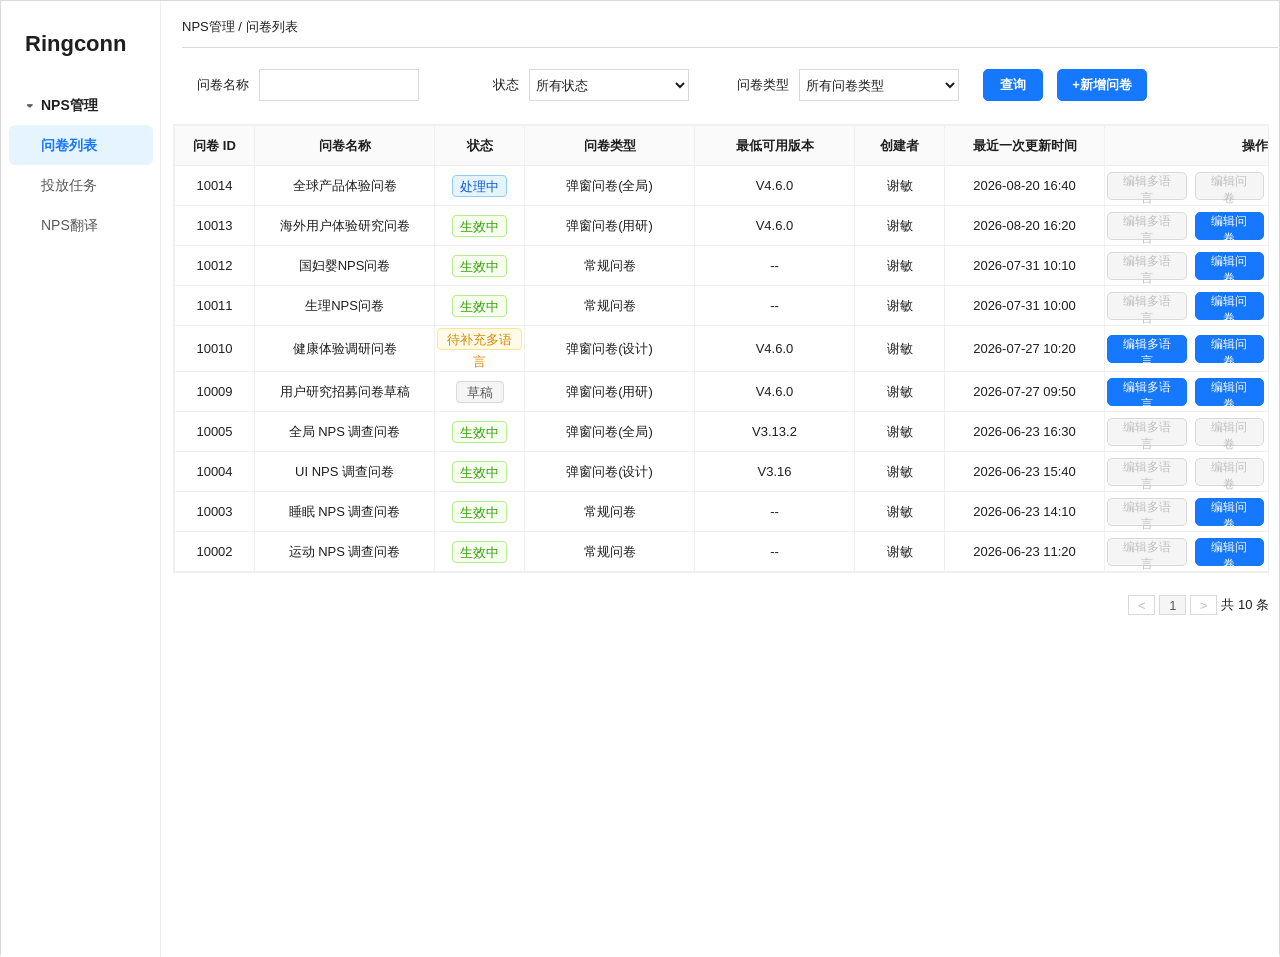
<file: index.html>
<!doctype html>
<html lang="zh-CN">
  <head>
    <meta charset="UTF-8" />
    <meta http-equiv="refresh" content="0; url=./prototypes/nps-task/index.html?v=20261111-03#survey-list" />
    <title>NPS 管理原型</title>
  </head>
  <body>
    <a href="./prototypes/nps-task/index.html?v=20261111-03#survey-list">打开 NPS 管理原型</a>
  </body>
</html>
</file>
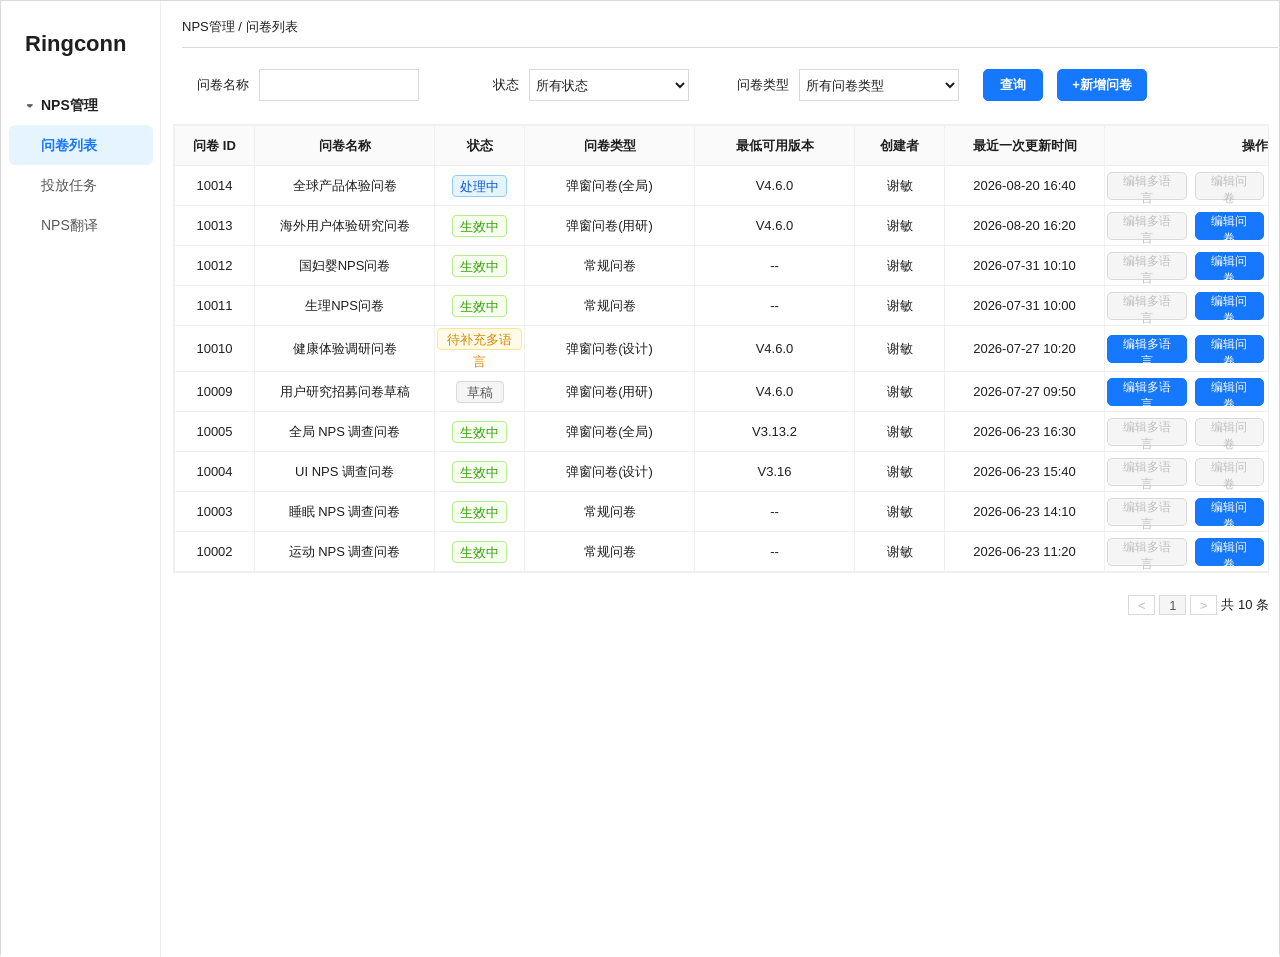
<file: prototypes/nps-task-v2/index.html>
<!doctype html>
<html lang="zh-CN">
  <head>
    <meta charset="UTF-8" />
    <meta name="viewport" content="width=device-width, initial-scale=1.0" />
    <title>NPS管理 V2.0</title>
    <link rel="stylesheet" href="./styles.css?v=20261111-v2-15" />
  </head>
  <body>
    <div class="prototype-shell template-layout">
      <aside class="side-nav">
        <div class="brand">Ringconn</div>
        <div class="tree">
          <div class="tree-root selected">
            <span class="tree-dot">▾</span>
            <span class="tree-label">NPS管理</span>
          </div>
          <button class="tree-node hidden" id="templateNav" type="button"><span class="tree-label">NPS问卷模板</span></button>
          <button class="tree-node" id="surveyListNav" type="button"><span class="tree-label">问卷列表</span></button>
          <button class="tree-node hidden" id="templatePlanBNav" type="button"><span class="tree-label">NPS问卷模板 B</span></button>
          <button class="tree-node" id="taskNav" type="button"><span class="tree-label">投放任务</span></button>
          <button class="tree-node" id="translationNav" type="button"><span class="tree-label">NPS翻译</span></button>
        </div>
      </aside>

      <main class="main-canvas">
        <div class="breadcrumb">NPS管理 / 问卷列表</div>
        <div class="top-rule"></div>

        <section class="panel template-panel active" id="templatePanel">
          <form class="template-search-panel" id="templateSearchForm">
            <div class="search-fields template-search-fields">
              <div class="field-group">
                <label class="field-label" for="templateNameSearch">问卷名称</label>
                <input class="ax-input" id="templateNameSearch" type="text" autocomplete="off" />
              </div>

              <div class="field-group">
                <label class="field-label" for="templateStatusSearch">状态</label>
                <select class="ax-select" id="templateStatusSearch">
                  <option value="所有状态">所有状态</option>
                  <option value="草稿">草稿</option>
                  <option value="处理中">处理中</option>
                  <option value="待补充多语言">待补充多语言</option>
                  <option value="生效中">生效中</option>
                </select>
              </div>

              <div class="field-group legacy-template-field">
                <label class="field-label" for="templateSceneSearch">功能模块</label>
                <select class="ax-select" id="templateSceneSearch">
                  <option value="所有功能模块">所有功能模块</option>
                  <option value="全局">全局</option>
                  <option value="睡眠">睡眠</option>
                  <option value="生理期">生理期</option>
                  <option value="OSA">OSA</option>
                  <option value="计划">计划</option>
                  <option value="健康画像">健康画像</option>
                  <option value="血压洞察">血压洞察</option>
                  <option value="AI Partner">AI Partner</option>
                </select>
              </div>

              <div class="field-group">
                <label class="field-label" for="templateTypeSearch">问卷类型</label>
                <select class="ax-select" id="templateTypeSearch">
                  <option value="所有问卷类型">所有问卷类型</option>
                  <option value="弹窗问卷(全局)">弹窗问卷(全局)</option>
                  <option value="弹窗问卷(用研)">弹窗问卷(用研)</option>
                  <option value="弹窗问卷(设计)">弹窗问卷(设计)</option>
                  <option value="常规问卷">常规问卷</option>
                </select>
              </div>

              <div class="button-group">
                <button class="ax-button" id="templateSearchBtn" type="submit">查询</button>
                <button class="ax-button long" id="addTemplateBtn" type="button" onclick="event.preventDefault(); event.stopPropagation(); window.openTemplateForm && window.openTemplateForm('add')">+新增问卷</button>
              </div>
            </div>
          </form>

          <div class="template-list-area">
            <div class="template-table-wrap" aria-live="polite">
              <table class="ax-table template-table">
                <thead>
                  <tr>
                    <th class="tpl-id">问卷 ID</th>
                    <th class="tpl-name">问卷名称</th>
                    <th class="tpl-status">状态</th>
                    <th class="tpl-type">问卷类型</th>
                    <th class="tpl-version">最低可用版本</th>
                    <th class="tpl-creator">创建者</th>
                    <th class="tpl-updated">最近一次更新时间</th>
                    <th class="tpl-actions">操作</th>
                  </tr>
                </thead>
                <tbody id="templateRows"></tbody>
              </table>
            </div>

            <div class="pager template-pager">
              <button type="button" class="page-btn disabled">&lt;</button>
              <button type="button" class="page-btn current">1</button>
              <button type="button" class="page-btn disabled">&gt;</button>
              <span id="templateRowCount"></span>
            </div>
          </div>
        </section>

        <section class="panel template-i18n-panel" id="templateI18nPanel">
          <section class="i18n-binding-card">
            <div class="i18n-binding-header">
              <div class="i18n-binding-actions">
                <button class="ax-button long" id="downloadI18nTemplateBtn" type="button">导出问卷文案</button>
                <button class="ax-button long i18n-upload-trigger" id="openI18nUploadDialogBtn" type="button">上传翻译文案</button>
              </div>
            </div>
            <div class="i18n-binding-body">
              <div class="i18n-binding-list" id="i18nBindingList"></div>
              <div class="i18n-empty-note">问题标题备注、其他选项描述等字段仅在有值时展示，并参与文案导出。</div>
            </div>
          </section>
        </section>

        <section class="panel" id="taskPanel">
          <form class="search-panel" id="searchForm">
            <div class="search-fields">
              <div class="field-group">
                <label class="field-label" for="taskName">任务名</label>
                <input class="ax-input" id="taskName" type="text" autocomplete="off" />
              </div>

              <div class="field-group">
                <label class="field-label" for="taskScene">功能模块</label>
                <select class="ax-select" id="taskScene">
                  <option value="所有">所有</option>
                  <option value="全局">全局</option>
                  <option value="睡眠">睡眠</option>
                  <option value="活动">活动</option>
                  <option value="压力">压力</option>
                  <option value="生命体征">生命体征</option>
                  <option value="计划">计划</option>
                  <option value="OSA">OSA</option>
                  <option value="生理">生理</option>
                  <option value="国妇婴">国妇婴</option>
                  <option value="血压">血压</option>
                  <option value="AI Partner">AI Partner</option>
                </select>
              </div>

              <div class="field-group date-group">
                <label class="field-label wide" for="rangePicker">投放时间</label>
                <div class="date-field">
                  <button class="range-picker" id="rangePicker" type="button" aria-label="选择投放时间">
                    <span class="range-value is-placeholder" id="rangeStartText">Start date</span>
                    <span class="range-separator">→</span>
                    <span class="range-value is-placeholder" id="rangeEndText">End date</span>
                    <span class="range-arrow">▾</span>
                  </button>
                  <input id="taskDateRange" type="hidden" value="" />
                  <div class="date-panel" id="datePanel">
                    <div class="range-calendar">
                      <div class="calendar-pane">
                        <div class="calendar-head">
                          <button class="calendar-nav" id="prevMonth" type="button" aria-label="上个月">&lt;</button>
                          <span id="leftCalendarTitle"></span>
                          <span class="calendar-nav-placeholder"></span>
                        </div>
                        <div class="calendar-week">
                          <span>一</span>
                          <span>二</span>
                          <span>三</span>
                          <span>四</span>
                          <span>五</span>
                          <span>六</span>
                          <span>日</span>
                        </div>
                        <div class="calendar-grid" id="leftCalendarGrid"></div>
                      </div>
                      <div class="calendar-pane">
                        <div class="calendar-head">
                          <span class="calendar-nav-placeholder"></span>
                          <span id="rightCalendarTitle"></span>
                          <button class="calendar-nav" id="nextMonth" type="button" aria-label="下个月">&gt;</button>
                        </div>
                        <div class="calendar-week">
                          <span>一</span>
                          <span>二</span>
                          <span>三</span>
                          <span>四</span>
                          <span>五</span>
                          <span>六</span>
                          <span>日</span>
                        </div>
                        <div class="calendar-grid" id="rightCalendarGrid"></div>
                      </div>
                    </div>
                  </div>
                </div>
                <div class="field-error" id="dateError">时间范围格式不正确。</div>
              </div>

              <div class="field-group">
                <label class="field-label" for="taskStatus">任务状态</label>
                <select class="ax-select" id="taskStatus">
                  <option value="所有">所有</option>
                  <option value="待投放">待投放</option>
                  <option value="投放中">投放中</option>
                  <option value="投放完成">投放完成</option>
                  <option value="投放失败">投放失败</option>
                </select>
              </div>

              <div class="button-group">
                <button class="ax-button" id="searchBtn" type="submit">搜索</button>
                <button class="ax-button long" id="addBtn" type="button">+新增任务</button>
              </div>
            </div>
          </form>

          <div class="list-area">
            <div class="table-wrap" aria-live="polite">
              <table class="ax-table">
                <thead>
                  <tr>
                    <th class="w-id">任务 ID</th>
                    <th class="w-name">任务名称</th>
                    <th class="w-status">任务状态</th>
                    <th class="w-scene">功能模块</th>
                    <th class="w-link">投放人群</th>
                    <th class="w-date">投放时间 <span class="header-help" tabindex="0" aria-label="北京时间">?</span></th>
                    <th class="w-date">完成时间 <span class="header-help" tabindex="0" aria-label="北京时间">?</span></th>
                    <th class="w-template">问卷名称</th>
                    <th class="w-version">投放版本</th>
                    <th class="w-count">总用户数</th>
                    <th class="w-count-wide">实际投放用户数</th>
                    <th class="w-count">曝光用户数</th>
                    <th class="w-count-wide">提交用户数 <span class="header-help" tabindex="0" aria-label="提交用户包含提交部分问卷和提交完整问卷用户">?</span></th>
                    <th class="w-actions">操作列</th>
                  </tr>
                </thead>
                <tbody id="taskRows"></tbody>
              </table>
            </div>

            <div class="pager">
              <button type="button" class="page-btn disabled">&lt;</button>
              <button type="button" class="page-btn current">1</button>
              <button type="button" class="page-btn disabled">&gt;</button>
              <span id="rowCount"></span>
            </div>
          </div>
        </section>

        <section class="panel task-form-panel" id="taskFormPanel">
          <form class="task-form" id="taskForm">
            <input id="editingTaskId" type="hidden" />

            <div class="form-row">
              <label class="form-label required" for="formTaskName">任务名</label>
              <input class="ax-input form-control" id="formTaskName" type="text" autocomplete="off" />
              <div class="form-error" id="formTaskNameError"></div>
            </div>

            <div class="form-row hidden">
              <label class="form-label required" for="formPlanName">计划名</label>
              <select class="ax-select form-control" id="formPlanName"></select>
              <button class="ax-button long inline-button" id="addPlanBtn" type="button">新增计划</button>
              <div class="form-error" id="formPlanNameError"></div>
            </div>

            <div class="form-row">
              <label class="form-label required" for="formTaskScene">功能模块</label>
              <select class="ax-select form-control" id="formTaskScene">
                <option value="">请选择功能模块</option>
                <option value="全局">全局</option>
                <option value="睡眠">睡眠</option>
                <option value="活动">活动</option>
                <option value="压力">压力</option>
                <option value="生命体征">生命体征</option>
                <option value="计划">计划</option>
                <option value="OSA">OSA</option>
                <option value="生理">生理</option>
                <option value="国妇婴">国妇婴</option>
                <option value="血压">血压</option>
                <option value="AI Partner">AI Partner</option>
              </select>
              <div class="form-error" id="formTaskSceneError"></div>
            </div>

            <div class="form-row hidden" id="formTaskForceRequiredRow">
              <label class="form-label required">是否强制填写</label>
              <div class="radio-row questionnaire-style-options" role="radiogroup" aria-label="是否强制填写">
                <label><input id="formTaskForceRequiredYes" name="taskForceRequired" type="radio" value="是" checked /> 是</label>
                <label><input id="formTaskForceRequiredNo" name="taskForceRequired" type="radio" value="否" /> 否</label>
              </div>
            </div>

            <div class="form-row hidden" id="formTaskQuestionnaireTypeRow">
              <label class="form-label required" for="formTaskQuestionnaireType">问卷类型</label>
              <select class="ax-select form-control" id="formTaskQuestionnaireType">
                <option value="">请选择问卷类型</option>
                <option value="弹窗问卷(全局)">弹窗问卷(全局)</option>
                <option value="弹窗问卷(用研)">弹窗问卷(用研)</option>
                <option value="弹窗问卷(设计)">弹窗问卷(设计)</option>
              </select>
              <div class="form-error" id="formTaskQuestionnaireTypeError"></div>
            </div>

            <div class="form-row">
              <label class="form-label required" for="formTemplateName">关联问卷</label>
              <select class="ax-select form-control" id="formTemplateName"></select>
              <div class="form-error" id="formTemplateNameError"></div>
            </div>

            <div class="form-row task-version-row">
              <label class="form-label required" for="formTaskVersionStart">投放版本</label>
              <div class="task-version-range">
                <span class="version-prefix">V</span>
                <input class="ax-input task-version-input" id="formTaskVersionStart" type="text" autocomplete="off" placeholder="如 3.13" />
                <span class="task-version-separator">-</span>
                <span class="version-prefix">V</span>
                <input class="ax-input task-version-input" id="formTaskVersionEnd" type="text" autocomplete="off" placeholder="可为空" />
              </div>
              <div class="form-error" id="formTaskVersionError"></div>
            </div>

            <div class="form-row">
              <label class="form-label required" for="formStartDateTime">投放时间</label>
              <div class="datetime-field" id="formStartTime">
                <input class="ax-input datetime-picker-input" id="formStartDateTime" type="datetime-local" step="60" />
              </div>
              <span class="field-side-note">投放时间为北京时间</span>
              <div class="form-error" id="formStartTimeError"></div>
            </div>

            <div class="form-row hidden">
              <label class="form-label required" for="formEndTime">任务结束时间</label>
              <div class="hour-field" id="formEndTime">
                <input class="ax-input date-only-input" id="formEndDate" type="date" />
                <select class="ax-select hour-select" id="formEndHour"></select>
              </div>
              <div class="form-error" id="formEndTimeError"></div>
            </div>

            <div class="form-row hidden">
              <label class="form-label required" for="appClientTrigger">应用端</label>
              <div class="multi-select">
                <button class="multi-trigger" id="appClientTrigger" type="button">APP</button>
                <div class="multi-panel" id="appClientPanel">
                  <label><input id="appClientApp" type="checkbox" value="APP" checked disabled /> APP</label>
                </div>
              </div>
              <div class="form-error" id="formAppClientError"></div>
            </div>

            <div class="form-row file-row">
              <label class="form-label required" for="audienceFileUs">投放人群</label>
              <div class="file-field">
                <div id="audienceRegionFiles">
                  <table class="audience-upload-table">
                    <thead><tr><th>投放地区</th><th>上传文件</th></tr></thead>
                    <tbody>
                      <tr>
                        <td>美区</td>
                        <td><input class="file-input" id="audienceFileUs" type="file" accept=".xlsx" /><button class="ax-button long audience-file-choose" type="button" data-audience-region="us">选择文件</button><span class="audience-region-file-name" id="audienceFileNameUs">未上传文件</span></td>
                      </tr>
                      <tr>
                        <td>英区<span class="audience-region-note">除美国和中国大陆外的地区</span></td>
                        <td><input class="file-input" id="audienceFileUk" type="file" accept=".xlsx" /><button class="ax-button long audience-file-choose" type="button" data-audience-region="uk">选择文件</button><span class="audience-region-file-name" id="audienceFileNameUk">未上传文件</span></td>
                      </tr>
                      <tr>
                        <td>中国大陆</td>
                        <td><input class="file-input" id="audienceFileCn" type="file" accept=".xlsx" /><button class="ax-button long audience-file-choose" type="button" data-audience-region="cn">选择文件</button><span class="audience-region-file-name" id="audienceFileNameCn">未上传文件</span></td>
                      </tr>
                    </tbody>
                  </table>
                </div>
                <div class="file-note">支持.xlsx格式文件，文件大小不超过 5M。<a class="link-button" href="https://nzx0bhokwn.feishu.cn/file/REnjbpgQgoDFv0xkxYwcoYHZn7c" target="_blank" rel="noopener noreferrer">下载模板</a></div>
                <div class="form-error file-error" id="formAudienceFilesError"></div>
              </div>
            </div>

            <div class="form-actions">
              <button class="ax-button" id="submitTaskBtn" type="submit">提交</button>
              <button class="ax-button" id="cancelTaskBtn" type="button">取消</button>
            </div>
          </form>
        </section>

        <section class="panel audience-panel" id="audiencePanel">
          <form class="audience-search-panel" id="audienceSearchForm">
            <div class="search-fields audience-search-fields">
              <div class="field-group">
                <label class="field-label wide" for="audienceUserIdSearch">用户 ID</label>
                <input class="ax-input" id="audienceUserIdSearch" type="text" inputmode="numeric" autocomplete="off" />
              </div>

              <div class="field-group">
                <label class="field-label wide" for="audienceUserStatus">用户状态</label>
                <select class="ax-select audience-filter-control" id="audienceUserStatus">
                  <option value="所有状态">所有状态</option>
                  <option value="满足投放条件">满足投放条件</option>
                  <option value="APP 版本过低">APP 版本过低</option>
                  <option value="非区域内用户">非区域内用户</option>
                  <option value="近 3 月内已投放">近 3 月内已投放</option>
                  <option value="同步异常">同步异常</option>
                </select>
              </div>

              <div class="field-group">
                <label class="field-label wide" for="audienceDeliveryRegion">投放区域</label>
                <select class="ax-select audience-filter-control" id="audienceDeliveryRegion">
                  <option value="所有区域">所有区域</option>
                  <option value="美区">美区</option>
                  <option value="英区">英区</option>
                  <option value="中国大陆">中国大陆</option>
                </select>
              </div>

              <div class="field-group audience-status-filter">
                <label class="field-label wide" for="audienceDeliveryStatusTrigger">投放状态</label>
                <div class="multi-select audience-filter-select">
                  <button class="multi-trigger" id="audienceDeliveryStatusTrigger" type="button">所有投放状态</button>
                  <div class="multi-panel audience-filter-panel" id="audienceDeliveryStatusPanel">
                    <label><input type="checkbox" data-audience-delivery-all checked /> 所有投放状态</label>
                    <label><input type="checkbox" value="未开始" data-audience-delivery-status /> 未开始</label>
                    <label><input type="checkbox" value="已关闭" data-audience-delivery-status /> 已关闭</label>
                    <label><input type="checkbox" value="已提交部分问卷" data-audience-delivery-status /> 已提交部分问卷</label>
                    <label><input type="checkbox" value="已提交全部问卷" data-audience-delivery-status /> 已提交全部问卷</label>
                  </div>
                </div>
              </div>

              <div class="field-group">
                <label class="field-label wide" for="audienceExposureStatus">曝光状态</label>
                <select class="ax-select audience-filter-control" id="audienceExposureStatus">
                  <option value="所有曝光状态">所有曝光状态</option>
                  <option value="未曝光">未曝光</option>
                  <option value="已曝光">已曝光</option>
                </select>
              </div>

              <div class="button-group">
                <button class="ax-button" id="audienceSearchBtn" type="submit">查询</button>
              </div>
            </div>
          </form>

          <div class="audience-list-area">
            <div class="audience-table-wrap" aria-live="polite">
              <table class="ax-table audience-table">
                <thead>
                  <tr>
                    <th class="aud-ringconn">用户 ID</th>
                    <th class="aud-region">投放区域</th>
                    <th class="aud-user-status">用户状态</th>
                    <th class="aud-exposure">曝光状态</th>
                    <th class="aud-delivery">投放状态</th>
                  </tr>
                </thead>
                <tbody id="audienceRows"></tbody>
              </table>
            </div>

            <div class="pager audience-pager">
              <button type="button" class="page-btn disabled">&lt;</button>
              <button type="button" class="page-btn current">1</button>
              <button type="button" class="page-btn disabled">&gt;</button>
              <span id="audienceRowCount"></span>
            </div>
          </div>
        </section>

        <section class="panel template-form-panel" id="templateFormPanel">
          <form class="template-form" id="templateForm">
            <input id="editingTemplateId" type="hidden" />

            <div class="template-step-bar">
              <button class="template-step active" id="templateStepOne" type="button" tabindex="-1">设置基础信息</button>
              <button class="template-step" id="templateStepTwo" type="button" tabindex="-1">设置问卷问题</button>
              <button class="template-step hidden" id="templateStepThree" type="button" tabindex="-1">设置问卷问题</button>
            </div>

            <div class="template-step-panel active" id="templateStepOnePanel">
              <div class="form-row">
                <label class="form-label required" for="formTemplateTitle">问卷名称</label>
                <input class="ax-input form-control" id="formTemplateTitle" type="text" autocomplete="off" />
                <div class="form-error" id="formTemplateTitleError"></div>
              </div>

              <div class="form-row">
                <label class="form-label required" for="formTemplateDisplayName">问卷名称(用于 APP 展示)</label>
                <input class="ax-input form-control" id="formTemplateDisplayName" type="text" autocomplete="off" />
                <div class="form-error" id="formTemplateDisplayNameError"></div>
              </div>

              <div class="form-row survey-hidden-field">
                <label class="form-label required" for="formTemplateScene">功能模块</label>
                <select class="ax-select form-control" id="formTemplateScene">
                  <option value="">选择功能模块</option>
                  <option value="全局">全局</option>
                  <option value="睡眠">睡眠</option>
                  <option value="生理期">生理期</option>
                  <option value="OSA">OSA</option>
                  <option value="计划">计划</option>
                  <option value="健康画像">健康画像</option>
                  <option value="血压洞察">血压洞察</option>
                  <option value="AI Partner">AI Partner</option>
                </select>
                <div class="form-error" id="formTemplateSceneError"></div>
              </div>

              <div class="form-row">
                <label class="form-label required" for="formQuestionnaireType">问卷类型</label>
                <select class="ax-select form-control" id="formQuestionnaireType">
                  <option value="">问卷类型</option>
                  <option value="弹窗问卷(全局)">弹窗问卷(全局)</option>
                  <option value="弹窗问卷(用研)">弹窗问卷(用研)</option>
                  <option value="弹窗问卷(设计)">弹窗问卷(设计)</option>
                  <option value="常规问卷">常规问卷</option>
                </select>
                <div class="form-error" id="formQuestionnaireTypeError"></div>
              </div>

              <div class="form-row survey-hidden-field">
                <label class="form-label required" for="templateChannelTrigger">应用端</label>
                <div class="multi-select">
                <button class="multi-trigger" id="templateChannelTrigger" type="button">APP</button>
                <div class="multi-panel" id="templateChannelPanel">
                  <label><input id="templateChannelApp" type="checkbox" value="APP" checked disabled /> APP</label>
                  </div>
                </div>
                <div class="form-error" id="formTemplateChannelError"></div>
              </div>

              <div class="form-row version-row template-version-row" id="templateVersionRow">
                <label class="form-label required">
                  <span class="legacy-version-label">可用版本</span>
                  <span class="survey-version-label">最低可用版本</span>
                </label>
                <div class="version-fields">
                  <div class="version-line">
                    <span>Android</span>
                    <select class="ax-select version-input" id="templateAndroidVersion">
                      <option value="">请选择版本</option>
                      <option value="V3.13.2">V3.13.2</option>
                      <option value="V3.16">V3.16</option>
                      <option value="V4.6.0">V4.6.0</option>
                    </select>
                    <span class="version-range-field">至</span>
                    <input class="ax-input version-input version-range-field" id="templateAndroidVersionEnd" type="text" placeholder="可为空" />
                  </div>
                  <div class="version-line">
                    <span>iOS</span>
                    <select class="ax-select version-input" id="templateIosVersion">
                      <option value="">请选择版本</option>
                      <option value="V3.13.2">V3.13.2</option>
                      <option value="V3.16">V3.16</option>
                      <option value="V4.6.0">V4.6.0</option>
                    </select>
                    <span class="version-range-field">至</span>
                    <input class="ax-input version-input version-range-field" id="templateIosVersionEnd" type="text" placeholder="可为空" />
                  </div>
                </div>
                <div class="form-error version-error" id="formTemplateVersionError"></div>
              </div>

              <div class="form-row hidden" id="templateConsentRow">
                <label class="form-label">知情同意书</label>
                <div class="radio-row questionnaire-style-options" role="radiogroup" aria-label="知情同意书">
                  <label><input id="templateConsentNotRequired" name="templateConsentRequired" type="radio" value="不需要" checked /> 不需要</label>
                  <label><input id="templateConsentRequired" name="templateConsentRequired" type="radio" value="需要" /> 需要</label>
                </div>
              </div>

              <div class="form-row richtext-row hidden" id="templateConsentContentRow">
                <label class="form-label required" for="templateConsentContent">知情同意书内容</label>
                <div class="richtext-field consent-richtext-field">
                  <div class="richtext-toolbar" aria-label="知情同意书格式工具栏">
                    <button class="consent-rich-button" type="button" data-consent-command="bold">B</button>
                    <button class="consent-rich-button underline" type="button" data-consent-command="underline">U</button>
                    <button class="consent-rich-button consent-link-button" type="button" data-consent-command="createLink">链接</button>
                    <button class="consent-rich-button consent-align-button align-left" type="button" data-consent-command="justifyLeft" title="左对齐" aria-label="左对齐"><span class="alignment-icon" aria-hidden="true"><i></i><i></i><i></i></span></button>
                    <button class="consent-rich-button consent-align-button align-center" type="button" data-consent-command="justifyCenter" title="居中对齐" aria-label="居中对齐"><span class="alignment-icon" aria-hidden="true"><i></i><i></i><i></i></span></button>
                    <button class="consent-rich-button consent-align-button align-right" type="button" data-consent-command="justifyRight" title="右对齐" aria-label="右对齐"><span class="alignment-icon" aria-hidden="true"><i></i><i></i><i></i></span></button>
                  </div>
                  <div class="rich-editor consent-editor" id="templateConsentContent" contenteditable="true"></div>
                  <span class="consent-char-note">10000 个字符</span>
                </div>
                <div class="form-error" id="formTemplateConsentError"></div>
              </div>

              <div class="form-row hidden" id="templateThirdPartyRow">
                <label class="form-label">是否跳转三方问卷</label>
                <div class="radio-row questionnaire-style-options" role="radiogroup" aria-label="是否跳转三方问卷">
                  <label><input id="templateThirdPartyNo" name="templateThirdPartyQuestionnaire" type="radio" value="否" checked /> 否</label>
                  <label><input id="templateThirdPartyYes" name="templateThirdPartyQuestionnaire" type="radio" value="是" /> 是</label>
                </div>
              </div>

              <div class="form-row hidden" id="templateThirdPartyUrlRow">
                <label class="form-label required" for="templateThirdPartyUrl">三方问卷 URL</label>
                <input class="ax-input form-control" id="templateThirdPartyUrl" type="url" autocomplete="off" placeholder="请输入 https:// 开头的问卷链接" />
                <div class="form-error" id="formTemplateThirdPartyUrlError"></div>
              </div>

              <div class="form-row survey-hidden-field" id="templateBannerTitleRow">
                <label class="form-label with-note required" for="templateBannerTitle">
                  <span>Banner标题</span>
                  <span class="label-note">(APP通知中展示的标题)</span>
                </label>
                <input class="ax-input form-control" id="templateBannerTitle" type="text" autocomplete="off" />
                <div class="form-error" id="formTemplateBannerTitleError"></div>
              </div>

              <div class="form-row survey-hidden-field" id="templateBannerSubtitleRow">
                <label class="form-label required" for="templateBannerSubtitle">
                  <span>Banner副标题</span>
                </label>
                <input class="ax-input form-control" id="templateBannerSubtitle" type="text" autocomplete="off" />
                <div class="form-error" id="formTemplateBannerSubtitleError"></div>
              </div>

              <div class="form-row survey-hidden-field" id="templateBannerButtonRow">
                <label class="form-label with-note required" for="templateBannerButton">
                  <span>Banner按钮文案</span>
                  <span class="label-note">(APP通知中对应按钮文字)</span>
                </label>
                <input class="ax-input form-control" id="templateBannerButton" type="text" autocomplete="off" />
                <div class="form-error" id="formTemplateBannerButtonError"></div>
              </div>

              <div class="type-panel" id="typePanelGlobalQuestions">
                <div class="global-question-heading">全局问题 <span>(只能调整文案和选项)</span></div>
                <div class="global-question-repeater" id="globalQuestionRepeater"></div>
              </div>

              <div class="type-panel" id="typePanelDesign">
                <div class="form-row richtext-row">
                  <label class="form-label required" for="popupCopy">弹窗文案</label>
                  <div class="richtext-field">
                    <div class="popup-copy-mode hidden" id="popupCopyMode" aria-hidden="true">
                      <span>文案类型</span>
                      <div class="radio-row" role="radiogroup" aria-label="弹窗文案类型">
                        <label><input id="popupCopyModeResearch" name="popupCopyMode" type="radio" value="用研" /> 用研</label>
                        <label><input id="popupCopyModeDesign" name="popupCopyMode" type="radio" value="设计" checked /> 设计</label>
                      </div>
                    </div>
                    <div class="richtext-toolbar" aria-label="弹窗文案格式工具栏">
                      <button class="rich-button" type="button" data-command="bold">B</button>
                      <button class="rich-button underline" type="button" data-command="underline">U</button>
                      <button class="rich-button rich-align-button align-left" type="button" data-command="justifyLeft" title="左对齐" aria-label="左对齐"><span class="alignment-icon" aria-hidden="true"><i></i><i></i><i></i></span></button>
                      <button class="rich-button rich-align-button align-center" type="button" data-command="justifyCenter" title="居中对齐" aria-label="居中对齐"><span class="alignment-icon" aria-hidden="true"><i></i><i></i><i></i></span></button>
                      <button class="rich-button rich-align-button align-right" type="button" data-command="justifyRight" title="右对齐" aria-label="右对齐"><span class="alignment-icon" aria-hidden="true"><i></i><i></i><i></i></span></button>
                    </div>
                    <div class="rich-editor" id="popupCopy" contenteditable="true"></div>
                  </div>
                  <span class="char-count">0 / 1000</span>
                </div>
              </div>

              <div class="type-panel" id="typePanelCommon">
                <div class="form-row">
                  <label class="form-label with-note required" for="questionnaireTitle">
                    <span>网页标题</span>
                    <span class="label-note">网页标题</span>
                  </label>
                  <input class="ax-input form-control" id="questionnaireTitle" type="text" autocomplete="off" />
                  <div class="form-error" id="formQuestionnaireTitleError"></div>
                </div>
                <div class="form-row">
                  <label class="form-label" id="questionnaireDescriptionLabel" for="questionnaireDescription">问卷标题</label>
                  <input class="ax-input form-control" id="questionnaireDescription" type="text" maxlength="200" autocomplete="off" />
                  <div class="form-error" id="formQuestionnaireDescriptionError"></div>
                </div>
                <div class="form-row">
                  <label class="form-label" for="questionnaireRemark">问卷标题备注</label>
                  <input class="ax-input form-control" id="questionnaireRemark" type="text" autocomplete="off" />
                  <span class="field-side-note example-note">如：5=非常认可，1=非常不认可</span>
                </div>
              </div>

              <div class="type-panel" id="typePanelStyle">
                <div class="form-row questionnaire-style-row">
                  <label class="form-label required">问卷样式</label>
                  <div class="radio-row questionnaire-style-options" role="radiogroup" aria-label="问卷样式">
                    <label><input id="questionnaireStyleNormal" name="questionnaireStyle" type="radio" value="普通问卷" checked /> 普通问卷</label>
                    <label><input id="questionnaireStyleGroup" name="questionnaireStyle" type="radio" value="分组问卷" /> 分组问卷</label>
                  </div>
                </div>
              </div>

              <div class="type-panel" id="typePanelLinked">
                <div class="form-row">
                  <label class="form-label required" for="linkedQuestionnaireTrigger">关联分组问卷</label>
                  <div class="multi-select">
                    <button class="multi-trigger" id="linkedQuestionnaireTrigger" type="button">请选择分组问卷</button>
                    <div class="multi-panel" id="linkedQuestionnairePanel"></div>
                  </div>
                  <button class="ax-button long create-group-button" id="createGroupQuestionnaireBtn" type="button">创建分组问卷</button>
                  <span class="field-side-note">问卷的网页标题必须保持一致</span>
                  <div class="form-error" id="formLinkedQuestionnaireError"></div>
                </div>
              </div>

              <div class="type-panel" id="typePanelPageSize">
                <div class="form-row">
                  <label class="form-label required" for="pageSize">分页数量</label>
                  <select class="ax-select form-control" id="pageSize">
                    <option value="5">5</option>
                    <option value="10">10</option>
                  </select>
                  <span class="field-side-note">题目数量超过分页数量时分页展示，H5 网页标题自动增加当前页码，如问卷(1/2)</span>
                  <div class="form-error" id="formPageSizeError"></div>
                </div>
              </div>

            </div>

            <div class="template-step-panel" id="templateStepTwoPanel">
              <div class="question-repeater" id="questionRepeater"></div>
              <div class="plan-b-section-repeater hidden" id="planBSectionsStepTwo"></div>

              <div class="template-question-summary">
                <button class="icon-add-button" id="addQuestionBtn" type="button">
                  <span class="button-icon">+</span>
                  <span>新增问题</span>
                </button>
              </div>

            </div>

            <div class="template-step-panel" id="templateStepThreePanel">
              <div class="plan-b-section-repeater" id="planBSectionsStepThree"></div>
            </div>

            <div class="template-fixed-actions" aria-label="问卷编辑操作">
              <div class="template-form-actions template-action-group active" data-template-action-step="1">
                <button class="ax-button hidden" id="submitTemplateFromStepOneBtn" type="submit">提交</button>
                <button class="ax-button" id="nextTemplateStepBtn" type="button">下一步</button>
                <button class="ax-button" id="cancelTemplateFromStepOneBtn" type="button">取消</button>
                <button class="ax-button ghost template-draft-button" id="saveTemplateDraftFromStepOneBtn" type="button">存为草稿</button>
              </div>
              <div class="template-form-actions template-action-group" data-template-action-step="2">
                <button class="ax-button long" id="prevTemplateStepBtn" type="button">返回上一步</button>
                <button class="ax-button" id="submitTemplateBtn" type="submit">提交</button>
                <button class="ax-button" id="cancelTemplateBtn" type="button">取消</button>
                <button class="ax-button ghost template-draft-button" id="saveTemplateDraftBtn" type="button">存为草稿</button>
              </div>
              <div class="template-form-actions template-action-group" data-template-action-step="3">
                <button class="ax-button long" id="prevTemplateStepThreeBtn" type="button">返回上一步</button>
                <button class="ax-button" id="submitTemplateStepThreeBtn" type="submit">提交</button>
                <button class="ax-button" id="cancelTemplateStepThreeBtn" type="button">取消</button>
              </div>
            </div>
          </form>
        </section>
      </main>
    </div>

    <div class="lightbox" id="taskDeleteLightbox" aria-hidden="true">
      <div class="confirm-panel" role="dialog" aria-modal="true" aria-labelledby="taskDeleteConfirmText">
        <div class="confirm-text" id="taskDeleteConfirmText">确认删除任务吗？</div>
        <div class="confirm-actions">
          <button class="ax-button small danger-confirm" id="confirmTaskDelete" type="button">确定</button>
          <button class="ax-button small" id="cancelTaskDelete" type="button">取消</button>
        </div>
      </div>
    </div>

    <div class="lightbox" id="templateDeleteLightbox" aria-hidden="true">
      <div class="confirm-panel" role="dialog" aria-modal="true" aria-labelledby="templateDeleteConfirmText">
        <div class="confirm-text" id="templateDeleteConfirmText">删除后将无法继续使用该问卷，确定要继续吗？</div>
        <div class="confirm-actions">
          <button class="ax-button small danger-confirm" id="confirmTemplateDelete" type="button">确定</button>
          <button class="ax-button small" id="cancelTemplateDelete" type="button">取消</button>
        </div>
      </div>
    </div>

    <div class="lightbox" id="questionAssociationLightbox" aria-hidden="true">
      <section class="question-association-dialog" role="dialog" aria-modal="true" aria-labelledby="questionAssociationTitle">
        <div class="i18n-dialog-header">
          <div class="i18n-dialog-title" id="questionAssociationTitle">问题关联</div>
          <button class="i18n-dialog-close" id="closeQuestionAssociation" type="button" aria-label="关闭">×</button>
        </div>
        <div class="question-association-body" id="questionAssociationBody"></div>
        <div class="question-association-actions">
          <button class="ax-button" id="saveQuestionAssociation" type="button">保存</button>
          <button class="ax-button" id="cancelQuestionAssociation" type="button">取消</button>
        </div>
      </section>
    </div>

    <div class="lightbox" id="questionAssociationDeleteLightbox" aria-hidden="true">
      <div class="confirm-panel" role="dialog" aria-modal="true" aria-labelledby="questionAssociationDeleteText">
        <div class="confirm-text" id="questionAssociationDeleteText"></div>
        <div class="confirm-actions">
          <button class="ax-button small danger-confirm" id="confirmQuestionAssociationDelete" type="button">确定</button>
          <button class="ax-button small" id="cancelQuestionAssociationDelete" type="button">取消</button>
        </div>
      </div>
    </div>

    <div class="lightbox" id="planLightbox" aria-hidden="true">
      <div class="plan-dialog" role="dialog" aria-modal="true" aria-labelledby="planDialogTitle">
        <div class="dialog-title" id="planDialogTitle">新增计划</div>
        <div class="dialog-rule"></div>
        <div class="dialog-row">
          <label class="form-label required" for="newPlanName">计划名称</label>
          <input class="ax-input form-control" id="newPlanName" type="text" autocomplete="off" />
          <div class="form-error" id="newPlanNameError"></div>
        </div>
        <div class="dialog-actions">
          <button class="ax-button small" id="submitPlanBtn" type="button">提交</button>
          <button class="ax-button small" id="cancelPlanBtn" type="button">取消</button>
        </div>
      </div>
    </div>

    <div class="lightbox" id="templateDetailLightbox" aria-hidden="true">
      <div class="template-detail-dialog" role="dialog" aria-modal="true" aria-labelledby="templateDetailTitle">
        <button class="dialog-close" id="closeTemplateDetail" type="button" aria-label="关闭">×</button>
        <div class="dialog-title" id="templateDetailTitle">问卷详情</div>
        <div class="dialog-rule"></div>
        <div class="template-detail-body" id="templateDetailBody"></div>
      </div>
    </div>

    <div class="lightbox" id="exportLightbox" aria-hidden="true">
      <div class="export-dialog" role="dialog" aria-modal="true" aria-labelledby="exportDialogTitle">
        <div class="export-spinner" aria-hidden="true"></div>
        <div class="export-title" id="exportDialogTitle">正在准备导出数据</div>
      </div>
    </div>

    <div class="lightbox" id="npsEstimateLightbox" aria-hidden="true">
      <div class="nps-estimate-dialog" role="dialog" aria-modal="true" aria-labelledby="npsEstimateTitle">
        <button class="dialog-close" id="closeNpsEstimate" type="button" aria-label="关闭">×</button>
        <div class="dialog-title" id="npsEstimateTitle">预估NPS</div>
        <div class="dialog-rule"></div>
        <div class="nps-estimate-body" id="npsEstimateBody"></div>
      </div>
    </div>

    <div class="lightbox" id="i18nTranslationLightbox" aria-hidden="true">
      <section class="i18n-translation-dialog" role="dialog" aria-modal="true" aria-labelledby="i18nTranslationDialogTitle">
        <div class="i18n-dialog-header">
          <div class="i18n-dialog-title" id="i18nTranslationDialogTitle">查看翻译</div>
          <button class="i18n-dialog-close" id="closeI18nTranslationDialog" type="button" aria-label="关闭">×</button>
        </div>
        <div class="i18n-dialog-meta">
          <div><span>多语言 Key</span><code id="i18nTranslationKey"></code></div>
          <div><span>后台文案</span><strong id="i18nTranslationSource"></strong></div>
        </div>
        <div class="i18n-translation-table-wrap">
          <table class="i18n-translation-table">
            <thead><tr><th>语言</th><th>翻译文案</th></tr></thead>
            <tbody id="i18nTranslationRows"></tbody>
          </table>
        </div>
        <div class="i18n-dialog-actions" id="i18nTranslationDialogActions"></div>
      </section>
    </div>

    <div class="lightbox" id="i18nUploadLightbox" aria-hidden="true">
      <section class="i18n-upload-dialog" role="dialog" aria-modal="true" aria-labelledby="i18nUploadDialogTitle">
        <div class="i18n-dialog-header">
          <div class="i18n-dialog-title" id="i18nUploadDialogTitle">上传翻译文案</div>
        </div>
        <div class="i18n-upload-form">
          <div class="i18n-upload-file-row">
            <span class="i18n-upload-file-label">文件</span>
            <label class="ax-button" for="i18nFileInput">选择文件</label>
            <input class="file-input" id="i18nFileInput" type="file" accept=".xlsx" />
            <span class="i18n-upload-file-name" id="i18nUploadFileName">未选择文件</span>
          </div>
          <div class="i18n-upload-note">只允许单个 XLSX；文件不超过 5M</div>
        </div>
        <div class="i18n-upload-loading" id="i18nUploadLoading" aria-live="polite">
          <span class="i18n-upload-spinner" aria-hidden="true"></span>
          <span>文件处理中...</span>
        </div>
        <div class="i18n-upload-actions">
          <button class="ax-button" id="cancelI18nUploadBtn" type="button">取消</button>
          <button class="ax-button i18n-upload-submit" id="submitI18nUploadBtn" type="button">提交</button>
        </div>
      </section>
    </div>

    <div class="toast" id="toast" role="status" aria-live="polite"></div>

    <script src="./app.js?v=20261111-v2-15"></script>
  </body>
</html>
</file>
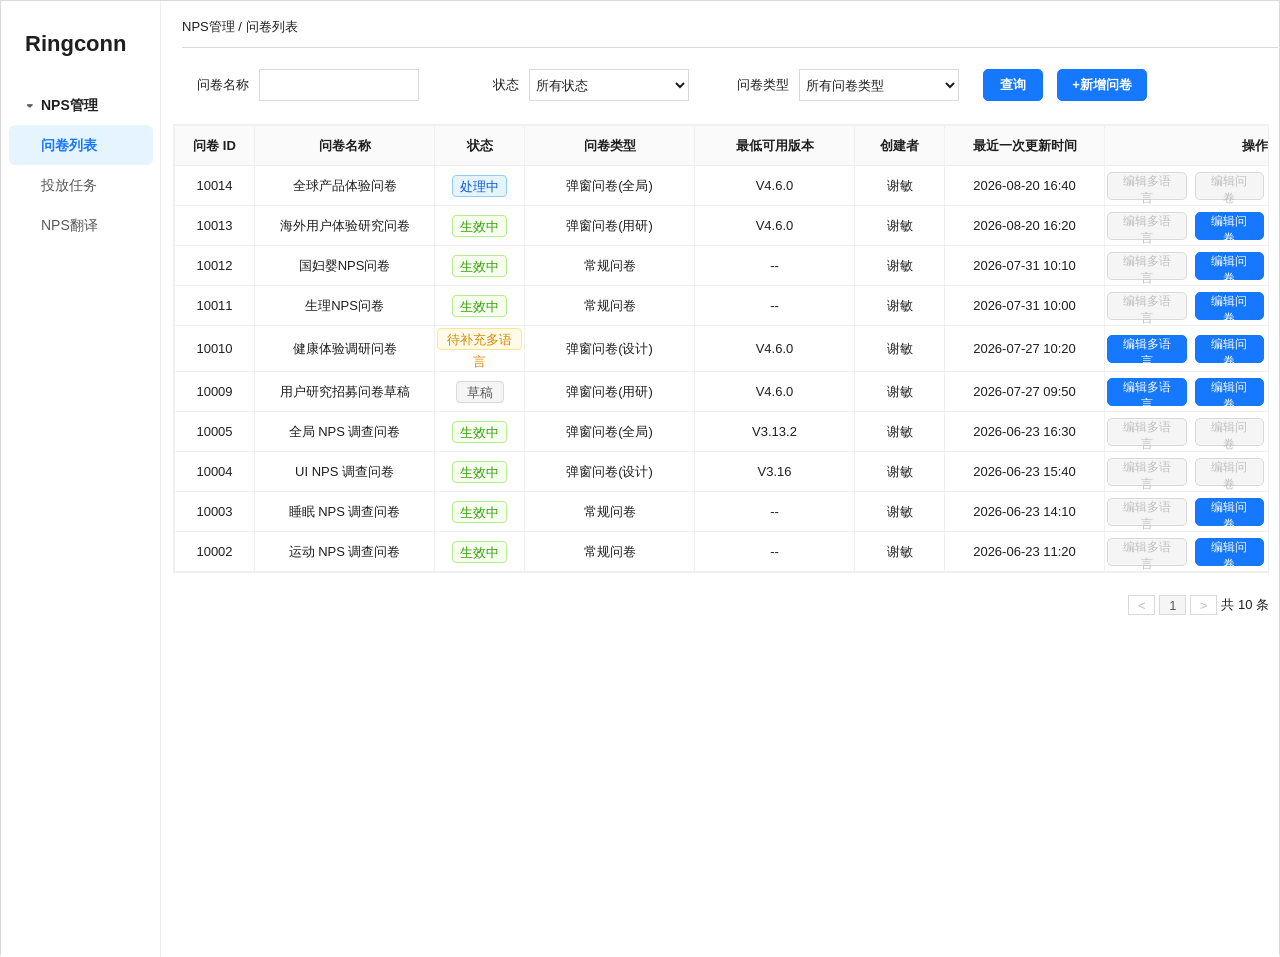
<file: prototypes/nps-task/index.html>
<!doctype html>
<html lang="zh-CN">
  <head>
    <meta charset="UTF-8" />
    <meta name="viewport" content="width=device-width, initial-scale=1.0" />
    <title>NPS管理</title>
    <link rel="stylesheet" href="./styles.css?v=20261111-03" />
  </head>
  <body>
    <div class="prototype-shell template-layout">
      <aside class="side-nav">
        <div class="brand">Ringconn</div>
        <div class="tree">
          <div class="tree-root selected">
            <span class="tree-dot">▾</span>
            <span class="tree-label">NPS管理</span>
          </div>
          <button class="tree-node hidden" id="templateNav" type="button"><span class="tree-label">NPS问卷模板</span></button>
          <button class="tree-node" id="surveyListNav" type="button"><span class="tree-label">问卷列表</span></button>
          <button class="tree-node hidden" id="templatePlanBNav" type="button"><span class="tree-label">NPS问卷模板 B</span></button>
          <button class="tree-node" id="taskNav" type="button"><span class="tree-label">投放任务</span></button>
          <button class="tree-node" id="translationNav" type="button"><span class="tree-label">NPS翻译</span></button>
        </div>
      </aside>

      <main class="main-canvas">
        <div class="breadcrumb">NPS管理 / 问卷列表</div>
        <div class="top-rule"></div>

        <section class="panel template-panel active" id="templatePanel">
          <form class="template-search-panel" id="templateSearchForm">
            <div class="search-fields template-search-fields">
              <div class="field-group">
                <label class="field-label" for="templateNameSearch">问卷名称</label>
                <input class="ax-input" id="templateNameSearch" type="text" autocomplete="off" />
              </div>

              <div class="field-group">
                <label class="field-label" for="templateStatusSearch">状态</label>
                <select class="ax-select" id="templateStatusSearch">
                  <option value="所有状态">所有状态</option>
                  <option value="草稿">草稿</option>
                  <option value="处理中">处理中</option>
                  <option value="待补充多语言">待补充多语言</option>
                  <option value="生效中">生效中</option>
                </select>
              </div>

              <div class="field-group legacy-template-field">
                <label class="field-label" for="templateSceneSearch">功能模块</label>
                <select class="ax-select" id="templateSceneSearch">
                  <option value="所有功能模块">所有功能模块</option>
                  <option value="全局">全局</option>
                  <option value="睡眠">睡眠</option>
                  <option value="生理期">生理期</option>
                  <option value="OSA">OSA</option>
                  <option value="计划">计划</option>
                  <option value="健康画像">健康画像</option>
                  <option value="血压洞察">血压洞察</option>
                  <option value="AI Partner">AI Partner</option>
                </select>
              </div>

              <div class="field-group">
                <label class="field-label" for="templateTypeSearch">问卷类型</label>
                <select class="ax-select" id="templateTypeSearch">
                  <option value="所有问卷类型">所有问卷类型</option>
                  <option value="弹窗问卷(全局)">弹窗问卷(全局)</option>
                  <option value="弹窗问卷(用研)">弹窗问卷(用研)</option>
                  <option value="弹窗问卷(设计)">弹窗问卷(设计)</option>
                  <option value="常规问卷">常规问卷</option>
                </select>
              </div>

              <div class="button-group">
                <button class="ax-button" id="templateSearchBtn" type="submit">查询</button>
                <button class="ax-button long" id="addTemplateBtn" type="button" onclick="event.preventDefault(); event.stopPropagation(); window.openTemplateForm && window.openTemplateForm('add')">+新增问卷</button>
              </div>
            </div>
          </form>

          <div class="template-list-area">
            <div class="template-table-wrap" aria-live="polite">
              <table class="ax-table template-table">
                <thead>
                  <tr>
                    <th class="tpl-id">问卷 ID</th>
                    <th class="tpl-name">问卷名称</th>
                    <th class="tpl-status">状态</th>
                    <th class="tpl-type">问卷类型</th>
                    <th class="tpl-version">最低可用版本</th>
                    <th class="tpl-creator">创建者</th>
                    <th class="tpl-updated">最近一次更新时间</th>
                    <th class="tpl-actions">操作</th>
                  </tr>
                </thead>
                <tbody id="templateRows"></tbody>
              </table>
            </div>

            <div class="pager template-pager">
              <button type="button" class="page-btn disabled">&lt;</button>
              <button type="button" class="page-btn current">1</button>
              <button type="button" class="page-btn disabled">&gt;</button>
              <span id="templateRowCount"></span>
            </div>
          </div>
        </section>

        <section class="panel template-i18n-panel" id="templateI18nPanel">
          <section class="i18n-binding-card">
            <div class="i18n-binding-header">
              <div class="i18n-binding-actions">
                <button class="ax-button long" id="downloadI18nTemplateBtn" type="button">下载问卷文案(缺失)</button>
                <button class="ax-button long i18n-upload-trigger" id="openI18nUploadDialogBtn" type="button">上传翻译文案</button>
              </div>
            </div>
            <div class="i18n-binding-body">
              <div class="i18n-binding-list" id="i18nBindingList"></div>
              <div class="i18n-empty-note">问题标题备注、其他选项描述等字段仅在有值时展示，并参与文案导出。</div>
            </div>
          </section>
        </section>

        <section class="panel" id="taskPanel">
          <form class="search-panel" id="searchForm">
            <div class="search-fields">
              <div class="field-group">
                <label class="field-label" for="taskName">任务名</label>
                <input class="ax-input" id="taskName" type="text" autocomplete="off" />
              </div>

              <div class="field-group">
                <label class="field-label" for="taskScene">功能模块</label>
                <select class="ax-select" id="taskScene">
                  <option value="所有">所有</option>
                  <option value="全局">全局</option>
                  <option value="睡眠">睡眠</option>
                  <option value="活动">活动</option>
                  <option value="压力">压力</option>
                  <option value="生命体征">生命体征</option>
                  <option value="计划">计划</option>
                  <option value="OSA">OSA</option>
                  <option value="生理">生理</option>
                  <option value="国妇婴">国妇婴</option>
                  <option value="血压">血压</option>
                  <option value="AI Partner">AI Partner</option>
                </select>
              </div>

              <div class="field-group date-group">
                <label class="field-label wide" for="rangePicker">投放时间</label>
                <div class="date-field">
                  <button class="range-picker" id="rangePicker" type="button" aria-label="选择投放时间">
                    <span class="range-value is-placeholder" id="rangeStartText">Start date</span>
                    <span class="range-separator">→</span>
                    <span class="range-value is-placeholder" id="rangeEndText">End date</span>
                    <span class="range-arrow">▾</span>
                  </button>
                  <input id="taskDateRange" type="hidden" value="" />
                  <div class="date-panel" id="datePanel">
                    <div class="range-calendar">
                      <div class="calendar-pane">
                        <div class="calendar-head">
                          <button class="calendar-nav" id="prevMonth" type="button" aria-label="上个月">&lt;</button>
                          <span id="leftCalendarTitle"></span>
                          <span class="calendar-nav-placeholder"></span>
                        </div>
                        <div class="calendar-week">
                          <span>一</span>
                          <span>二</span>
                          <span>三</span>
                          <span>四</span>
                          <span>五</span>
                          <span>六</span>
                          <span>日</span>
                        </div>
                        <div class="calendar-grid" id="leftCalendarGrid"></div>
                      </div>
                      <div class="calendar-pane">
                        <div class="calendar-head">
                          <span class="calendar-nav-placeholder"></span>
                          <span id="rightCalendarTitle"></span>
                          <button class="calendar-nav" id="nextMonth" type="button" aria-label="下个月">&gt;</button>
                        </div>
                        <div class="calendar-week">
                          <span>一</span>
                          <span>二</span>
                          <span>三</span>
                          <span>四</span>
                          <span>五</span>
                          <span>六</span>
                          <span>日</span>
                        </div>
                        <div class="calendar-grid" id="rightCalendarGrid"></div>
                      </div>
                    </div>
                  </div>
                </div>
                <div class="field-error" id="dateError">时间范围格式不正确。</div>
              </div>

              <div class="field-group">
                <label class="field-label" for="taskStatus">任务状态</label>
                <select class="ax-select" id="taskStatus">
                  <option value="所有">所有</option>
                  <option value="待投放">待投放</option>
                  <option value="投放中">投放中</option>
                  <option value="投放完成">投放完成</option>
                  <option value="投放失败">投放失败</option>
                </select>
              </div>

              <div class="button-group">
                <button class="ax-button" id="searchBtn" type="submit">搜索</button>
                <button class="ax-button long" id="addBtn" type="button">+新增任务</button>
              </div>
            </div>
          </form>

          <div class="list-area">
            <div class="table-wrap" aria-live="polite">
              <table class="ax-table">
                <thead>
                  <tr>
                    <th class="w-id">任务 ID</th>
                    <th class="w-name">任务名称</th>
                    <th class="w-status">任务状态</th>
                    <th class="w-scene">功能模块</th>
                    <th class="w-link">投放人群</th>
                    <th class="w-date">投放时间 <span class="header-help" tabindex="0" aria-label="北京时间">?</span></th>
                    <th class="w-date">完成时间 <span class="header-help" tabindex="0" aria-label="北京时间">?</span></th>
                    <th class="w-template">问卷名称</th>
                    <th class="w-version">投放版本</th>
                    <th class="w-count">总用户数</th>
                    <th class="w-count-wide">实际投放用户数</th>
                    <th class="w-count">曝光用户数</th>
                    <th class="w-count-wide">提交用户数 <span class="header-help" tabindex="0" aria-label="提交用户包含提交部分问卷和提交完整问卷用户">?</span></th>
                    <th class="w-actions">操作列</th>
                  </tr>
                </thead>
                <tbody id="taskRows"></tbody>
              </table>
            </div>

            <div class="pager">
              <button type="button" class="page-btn disabled">&lt;</button>
              <button type="button" class="page-btn current">1</button>
              <button type="button" class="page-btn disabled">&gt;</button>
              <span id="rowCount"></span>
            </div>
          </div>
        </section>

        <section class="panel task-form-panel" id="taskFormPanel">
          <form class="task-form" id="taskForm">
            <input id="editingTaskId" type="hidden" />

            <div class="form-row">
              <label class="form-label required" for="formTaskName">任务名</label>
              <input class="ax-input form-control" id="formTaskName" type="text" autocomplete="off" />
              <div class="form-error" id="formTaskNameError"></div>
            </div>

            <div class="form-row hidden">
              <label class="form-label required" for="formPlanName">计划名</label>
              <select class="ax-select form-control" id="formPlanName"></select>
              <button class="ax-button long inline-button" id="addPlanBtn" type="button">新增计划</button>
              <div class="form-error" id="formPlanNameError"></div>
            </div>

            <div class="form-row">
              <label class="form-label required" for="formTaskScene">功能模块</label>
              <select class="ax-select form-control" id="formTaskScene">
                <option value="">请选择功能模块</option>
                <option value="全局">全局</option>
                <option value="睡眠">睡眠</option>
                <option value="活动">活动</option>
                <option value="压力">压力</option>
                <option value="生命体征">生命体征</option>
                <option value="计划">计划</option>
                <option value="OSA">OSA</option>
                <option value="生理">生理</option>
                <option value="国妇婴">国妇婴</option>
                <option value="血压">血压</option>
                <option value="AI Partner">AI Partner</option>
              </select>
              <div class="form-error" id="formTaskSceneError"></div>
            </div>

            <div class="form-row hidden" id="formTaskForceRequiredRow">
              <label class="form-label required">是否强制填写</label>
              <div class="radio-row questionnaire-style-options" role="radiogroup" aria-label="是否强制填写">
                <label><input id="formTaskForceRequiredYes" name="taskForceRequired" type="radio" value="是" checked /> 是</label>
                <label><input id="formTaskForceRequiredNo" name="taskForceRequired" type="radio" value="否" /> 否</label>
              </div>
            </div>

            <div class="form-row hidden" id="formTaskQuestionnaireTypeRow">
              <label class="form-label required" for="formTaskQuestionnaireType">问卷类型</label>
              <select class="ax-select form-control" id="formTaskQuestionnaireType">
                <option value="">请选择问卷类型</option>
                <option value="弹窗问卷(全局)">弹窗问卷(全局)</option>
                <option value="弹窗问卷(用研)">弹窗问卷(用研)</option>
                <option value="弹窗问卷(设计)">弹窗问卷(设计)</option>
              </select>
              <div class="form-error" id="formTaskQuestionnaireTypeError"></div>
            </div>

            <div class="form-row">
              <label class="form-label required" for="formTemplateName">关联问卷</label>
              <select class="ax-select form-control" id="formTemplateName"></select>
              <div class="form-error" id="formTemplateNameError"></div>
            </div>

            <div class="form-row task-version-row">
              <label class="form-label required" for="formTaskVersionStart">投放版本</label>
              <div class="task-version-range">
                <span class="version-prefix">V</span>
                <input class="ax-input task-version-input" id="formTaskVersionStart" type="text" autocomplete="off" placeholder="如 3.13" />
                <span class="task-version-separator">-</span>
                <span class="version-prefix">V</span>
                <input class="ax-input task-version-input" id="formTaskVersionEnd" type="text" autocomplete="off" placeholder="可为空" />
              </div>
              <div class="form-error" id="formTaskVersionError"></div>
            </div>

            <div class="form-row">
              <label class="form-label required" for="formStartDateTime">投放时间</label>
              <div class="datetime-field" id="formStartTime">
                <input class="ax-input datetime-picker-input" id="formStartDateTime" type="datetime-local" step="60" />
              </div>
              <span class="field-side-note">投放时间为北京时间</span>
              <div class="form-error" id="formStartTimeError"></div>
            </div>

            <div class="form-row hidden">
              <label class="form-label required" for="formEndTime">任务结束时间</label>
              <div class="hour-field" id="formEndTime">
                <input class="ax-input date-only-input" id="formEndDate" type="date" />
                <select class="ax-select hour-select" id="formEndHour"></select>
              </div>
              <div class="form-error" id="formEndTimeError"></div>
            </div>

            <div class="form-row hidden">
              <label class="form-label required" for="appClientTrigger">应用端</label>
              <div class="multi-select">
                <button class="multi-trigger" id="appClientTrigger" type="button">APP</button>
                <div class="multi-panel" id="appClientPanel">
                  <label><input id="appClientApp" type="checkbox" value="APP" checked disabled /> APP</label>
                </div>
              </div>
              <div class="form-error" id="formAppClientError"></div>
            </div>

            <div class="form-row file-row">
              <label class="form-label required" for="audienceFileUs">投放人群</label>
              <div class="file-field">
                <div id="audienceRegionFiles">
                  <table class="audience-upload-table">
                    <thead><tr><th>投放地区</th><th>上传文件</th></tr></thead>
                    <tbody>
                      <tr>
                        <td>美区</td>
                        <td><input class="file-input" id="audienceFileUs" type="file" accept=".xlsx" /><button class="ax-button long audience-file-choose" type="button" data-audience-region="us">选择文件</button><span class="audience-region-file-name" id="audienceFileNameUs">未上传文件</span></td>
                      </tr>
                      <tr>
                        <td>英区<span class="audience-region-note">除美国和中国大陆外的地区</span></td>
                        <td><input class="file-input" id="audienceFileUk" type="file" accept=".xlsx" /><button class="ax-button long audience-file-choose" type="button" data-audience-region="uk">选择文件</button><span class="audience-region-file-name" id="audienceFileNameUk">未上传文件</span></td>
                      </tr>
                      <tr>
                        <td>中国大陆</td>
                        <td><input class="file-input" id="audienceFileCn" type="file" accept=".xlsx" /><button class="ax-button long audience-file-choose" type="button" data-audience-region="cn">选择文件</button><span class="audience-region-file-name" id="audienceFileNameCn">未上传文件</span></td>
                      </tr>
                    </tbody>
                  </table>
                </div>
                <div class="file-note">支持.xlsx格式文件，文件大小不超过 5M。<a class="link-button" href="https://nzx0bhokwn.feishu.cn/file/REnjbpgQgoDFv0xkxYwcoYHZn7c" target="_blank" rel="noopener noreferrer">下载模板</a></div>
                <div class="form-error file-error" id="formAudienceFilesError"></div>
              </div>
            </div>

            <div class="form-actions">
              <button class="ax-button" id="submitTaskBtn" type="submit">提交</button>
              <button class="ax-button" id="cancelTaskBtn" type="button">取消</button>
            </div>
          </form>
        </section>

        <section class="panel audience-panel" id="audiencePanel">
          <form class="audience-search-panel" id="audienceSearchForm">
            <div class="search-fields audience-search-fields">
              <div class="field-group">
                <label class="field-label wide" for="audienceUserIdSearch">用户 ID</label>
                <input class="ax-input" id="audienceUserIdSearch" type="text" inputmode="numeric" autocomplete="off" />
              </div>

              <div class="field-group">
                <label class="field-label wide" for="audienceUserStatus">用户状态</label>
                <select class="ax-select audience-filter-control" id="audienceUserStatus">
                  <option value="所有状态">所有状态</option>
                  <option value="满足投放条件">满足投放条件</option>
                  <option value="APP 版本过低">APP 版本过低</option>
                  <option value="非区域内用户">非区域内用户</option>
                  <option value="近 3 月内已投放">近 3 月内已投放</option>
                  <option value="同步异常">同步异常</option>
                </select>
              </div>

              <div class="field-group">
                <label class="field-label wide" for="audienceDeliveryRegion">投放区域</label>
                <select class="ax-select audience-filter-control" id="audienceDeliveryRegion">
                  <option value="所有区域">所有区域</option>
                  <option value="美区">美区</option>
                  <option value="英区">英区</option>
                  <option value="中国大陆">中国大陆</option>
                </select>
              </div>

              <div class="field-group audience-status-filter">
                <label class="field-label wide" for="audienceDeliveryStatusTrigger">投放状态</label>
                <div class="multi-select audience-filter-select">
                  <button class="multi-trigger" id="audienceDeliveryStatusTrigger" type="button">所有投放状态</button>
                  <div class="multi-panel audience-filter-panel" id="audienceDeliveryStatusPanel">
                    <label><input type="checkbox" data-audience-delivery-all checked /> 所有投放状态</label>
                    <label><input type="checkbox" value="未开始" data-audience-delivery-status /> 未开始</label>
                    <label><input type="checkbox" value="已关闭" data-audience-delivery-status /> 已关闭</label>
                    <label><input type="checkbox" value="已提交部分问卷" data-audience-delivery-status /> 已提交部分问卷</label>
                    <label><input type="checkbox" value="已提交全部问卷" data-audience-delivery-status /> 已提交全部问卷</label>
                  </div>
                </div>
              </div>

              <div class="field-group">
                <label class="field-label wide" for="audienceExposureStatus">曝光状态</label>
                <select class="ax-select audience-filter-control" id="audienceExposureStatus">
                  <option value="所有曝光状态">所有曝光状态</option>
                  <option value="未曝光">未曝光</option>
                  <option value="已曝光">已曝光</option>
                </select>
              </div>

              <div class="button-group">
                <button class="ax-button" id="audienceSearchBtn" type="submit">查询</button>
              </div>
            </div>
          </form>

          <div class="audience-list-area">
            <div class="audience-table-wrap" aria-live="polite">
              <table class="ax-table audience-table">
                <thead>
                  <tr>
                    <th class="aud-ringconn">用户 ID</th>
                    <th class="aud-region">投放区域</th>
                    <th class="aud-user-status">用户状态</th>
                    <th class="aud-exposure">曝光状态</th>
                    <th class="aud-delivery">投放状态</th>
                  </tr>
                </thead>
                <tbody id="audienceRows"></tbody>
              </table>
            </div>

            <div class="pager audience-pager">
              <button type="button" class="page-btn disabled">&lt;</button>
              <button type="button" class="page-btn current">1</button>
              <button type="button" class="page-btn disabled">&gt;</button>
              <span id="audienceRowCount"></span>
            </div>
          </div>
        </section>

        <section class="panel template-form-panel" id="templateFormPanel">
          <form class="template-form" id="templateForm">
            <input id="editingTemplateId" type="hidden" />

            <div class="template-step-bar">
              <button class="template-step active" id="templateStepOne" type="button" tabindex="-1">设置基础信息</button>
              <button class="template-step" id="templateStepTwo" type="button" tabindex="-1">设置问卷问题</button>
              <button class="template-step hidden" id="templateStepThree" type="button" tabindex="-1">设置问卷问题</button>
            </div>

            <div class="template-step-panel active" id="templateStepOnePanel">
              <div class="form-row">
                <label class="form-label required" for="formTemplateTitle">问卷名称</label>
                <input class="ax-input form-control" id="formTemplateTitle" type="text" autocomplete="off" />
                <div class="form-error" id="formTemplateTitleError"></div>
              </div>

              <div class="form-row">
                <label class="form-label required" for="formTemplateDisplayName">问卷名称(用于 APP 展示)</label>
                <input class="ax-input form-control" id="formTemplateDisplayName" type="text" autocomplete="off" />
                <div class="form-error" id="formTemplateDisplayNameError"></div>
              </div>

              <div class="form-row survey-hidden-field">
                <label class="form-label required" for="formTemplateScene">功能模块</label>
                <select class="ax-select form-control" id="formTemplateScene">
                  <option value="">选择功能模块</option>
                  <option value="全局">全局</option>
                  <option value="睡眠">睡眠</option>
                  <option value="生理期">生理期</option>
                  <option value="OSA">OSA</option>
                  <option value="计划">计划</option>
                  <option value="健康画像">健康画像</option>
                  <option value="血压洞察">血压洞察</option>
                  <option value="AI Partner">AI Partner</option>
                </select>
                <div class="form-error" id="formTemplateSceneError"></div>
              </div>

              <div class="form-row">
                <label class="form-label required" for="formQuestionnaireType">问卷类型</label>
                <select class="ax-select form-control" id="formQuestionnaireType">
                  <option value="">问卷类型</option>
                  <option value="弹窗问卷(全局)">弹窗问卷(全局)</option>
                  <option value="弹窗问卷(用研)">弹窗问卷(用研)</option>
                  <option value="弹窗问卷(设计)">弹窗问卷(设计)</option>
                  <option value="常规问卷">常规问卷</option>
                </select>
                <div class="form-error" id="formQuestionnaireTypeError"></div>
              </div>

              <div class="form-row survey-hidden-field">
                <label class="form-label required" for="templateChannelTrigger">应用端</label>
                <div class="multi-select">
                <button class="multi-trigger" id="templateChannelTrigger" type="button">APP</button>
                <div class="multi-panel" id="templateChannelPanel">
                  <label><input id="templateChannelApp" type="checkbox" value="APP" checked disabled /> APP</label>
                  </div>
                </div>
                <div class="form-error" id="formTemplateChannelError"></div>
              </div>

              <div class="form-row version-row template-version-row" id="templateVersionRow">
                <label class="form-label required">
                  <span class="legacy-version-label">可用版本</span>
                  <span class="survey-version-label">最低可用版本</span>
                </label>
                <div class="version-fields">
                  <div class="version-line">
                    <span>Android</span>
                    <select class="ax-select version-input" id="templateAndroidVersion">
                      <option value="">请选择版本</option>
                      <option value="V3.13.2">V3.13.2</option>
                      <option value="V3.16">V3.16</option>
                      <option value="V4.6.0">V4.6.0</option>
                    </select>
                    <span class="version-range-field">至</span>
                    <input class="ax-input version-input version-range-field" id="templateAndroidVersionEnd" type="text" placeholder="可为空" />
                  </div>
                  <div class="version-line">
                    <span>iOS</span>
                    <select class="ax-select version-input" id="templateIosVersion">
                      <option value="">请选择版本</option>
                      <option value="V3.13.2">V3.13.2</option>
                      <option value="V3.16">V3.16</option>
                      <option value="V4.6.0">V4.6.0</option>
                    </select>
                    <span class="version-range-field">至</span>
                    <input class="ax-input version-input version-range-field" id="templateIosVersionEnd" type="text" placeholder="可为空" />
                  </div>
                </div>
                <div class="form-error version-error" id="formTemplateVersionError"></div>
              </div>

              <div class="form-row hidden" id="templateConsentRow">
                <label class="form-label">知情同意书</label>
                <div class="radio-row questionnaire-style-options" role="radiogroup" aria-label="知情同意书">
                  <label><input id="templateConsentNotRequired" name="templateConsentRequired" type="radio" value="不需要" checked /> 不需要</label>
                  <label><input id="templateConsentRequired" name="templateConsentRequired" type="radio" value="需要" /> 需要</label>
                </div>
              </div>

              <div class="form-row richtext-row hidden" id="templateConsentContentRow">
                <label class="form-label required" for="templateConsentContent">知情同意书内容</label>
                <div class="richtext-field consent-richtext-field">
                  <div class="richtext-toolbar" aria-label="知情同意书格式工具栏">
                    <button class="consent-rich-button" type="button" data-consent-command="bold">B</button>
                    <button class="consent-rich-button underline" type="button" data-consent-command="underline">U</button>
                    <button class="consent-rich-button consent-link-button" type="button" data-consent-command="createLink">链接</button>
                    <button class="consent-rich-button consent-align-button align-left" type="button" data-consent-command="justifyLeft" title="左对齐" aria-label="左对齐"><span class="alignment-icon" aria-hidden="true"><i></i><i></i><i></i></span></button>
                    <button class="consent-rich-button consent-align-button align-center" type="button" data-consent-command="justifyCenter" title="居中对齐" aria-label="居中对齐"><span class="alignment-icon" aria-hidden="true"><i></i><i></i><i></i></span></button>
                    <button class="consent-rich-button consent-align-button align-right" type="button" data-consent-command="justifyRight" title="右对齐" aria-label="右对齐"><span class="alignment-icon" aria-hidden="true"><i></i><i></i><i></i></span></button>
                  </div>
                  <div class="rich-editor consent-editor" id="templateConsentContent" contenteditable="true"></div>
                  <span class="consent-char-note">10000 个字符</span>
                </div>
                <div class="form-error" id="formTemplateConsentError"></div>
              </div>

              <div class="form-row hidden" id="templateThirdPartyRow">
                <label class="form-label">是否跳转三方问卷</label>
                <div class="radio-row questionnaire-style-options" role="radiogroup" aria-label="是否跳转三方问卷">
                  <label><input id="templateThirdPartyNo" name="templateThirdPartyQuestionnaire" type="radio" value="否" checked /> 否</label>
                  <label><input id="templateThirdPartyYes" name="templateThirdPartyQuestionnaire" type="radio" value="是" /> 是</label>
                </div>
              </div>

              <div class="form-row hidden" id="templateThirdPartyUrlRow">
                <label class="form-label required" for="templateThirdPartyUrl">三方问卷 URL</label>
                <input class="ax-input form-control" id="templateThirdPartyUrl" type="url" autocomplete="off" placeholder="请输入 https:// 开头的问卷链接" />
                <div class="form-error" id="formTemplateThirdPartyUrlError"></div>
              </div>

              <div class="form-row survey-hidden-field" id="templateBannerTitleRow">
                <label class="form-label with-note required" for="templateBannerTitle">
                  <span>Banner标题</span>
                  <span class="label-note">(APP通知中展示的标题)</span>
                </label>
                <input class="ax-input form-control" id="templateBannerTitle" type="text" autocomplete="off" />
                <div class="form-error" id="formTemplateBannerTitleError"></div>
              </div>

              <div class="form-row survey-hidden-field" id="templateBannerSubtitleRow">
                <label class="form-label required" for="templateBannerSubtitle">
                  <span>Banner副标题</span>
                </label>
                <input class="ax-input form-control" id="templateBannerSubtitle" type="text" autocomplete="off" />
                <div class="form-error" id="formTemplateBannerSubtitleError"></div>
              </div>

              <div class="form-row survey-hidden-field" id="templateBannerButtonRow">
                <label class="form-label with-note required" for="templateBannerButton">
                  <span>Banner按钮文案</span>
                  <span class="label-note">(APP通知中对应按钮文字)</span>
                </label>
                <input class="ax-input form-control" id="templateBannerButton" type="text" autocomplete="off" />
                <div class="form-error" id="formTemplateBannerButtonError"></div>
              </div>

              <div class="type-panel" id="typePanelGlobalQuestions">
                <div class="global-question-heading">全局问题 <span>(只能调整文案和选项)</span></div>
                <div class="global-question-repeater" id="globalQuestionRepeater"></div>
              </div>

              <div class="type-panel" id="typePanelDesign">
                <div class="form-row richtext-row">
                  <label class="form-label required" for="popupCopy">弹窗文案</label>
                  <div class="richtext-field">
                    <div class="popup-copy-mode hidden" id="popupCopyMode" aria-hidden="true">
                      <span>文案类型</span>
                      <div class="radio-row" role="radiogroup" aria-label="弹窗文案类型">
                        <label><input id="popupCopyModeResearch" name="popupCopyMode" type="radio" value="用研" /> 用研</label>
                        <label><input id="popupCopyModeDesign" name="popupCopyMode" type="radio" value="设计" checked /> 设计</label>
                      </div>
                    </div>
                    <div class="richtext-toolbar" aria-label="弹窗文案格式工具栏">
                      <button class="rich-button" type="button" data-command="bold">B</button>
                      <button class="rich-button underline" type="button" data-command="underline">U</button>
                      <button class="rich-button rich-align-button align-left" type="button" data-command="justifyLeft" title="左对齐" aria-label="左对齐"><span class="alignment-icon" aria-hidden="true"><i></i><i></i><i></i></span></button>
                      <button class="rich-button rich-align-button align-center" type="button" data-command="justifyCenter" title="居中对齐" aria-label="居中对齐"><span class="alignment-icon" aria-hidden="true"><i></i><i></i><i></i></span></button>
                      <button class="rich-button rich-align-button align-right" type="button" data-command="justifyRight" title="右对齐" aria-label="右对齐"><span class="alignment-icon" aria-hidden="true"><i></i><i></i><i></i></span></button>
                    </div>
                    <div class="rich-editor" id="popupCopy" contenteditable="true"></div>
                  </div>
                  <span class="char-count">0 / 1000</span>
                </div>
              </div>

              <div class="type-panel" id="typePanelCommon">
                <div class="form-row">
                  <label class="form-label with-note required" for="questionnaireTitle">
                    <span>网页标题</span>
                    <span class="label-note">网页标题</span>
                  </label>
                  <input class="ax-input form-control" id="questionnaireTitle" type="text" autocomplete="off" />
                  <div class="form-error" id="formQuestionnaireTitleError"></div>
                </div>
                <div class="form-row">
                  <label class="form-label" id="questionnaireDescriptionLabel" for="questionnaireDescription">问卷标题</label>
                  <input class="ax-input form-control" id="questionnaireDescription" type="text" maxlength="200" autocomplete="off" />
                  <div class="form-error" id="formQuestionnaireDescriptionError"></div>
                </div>
                <div class="form-row">
                  <label class="form-label" for="questionnaireRemark">问卷标题备注</label>
                  <input class="ax-input form-control" id="questionnaireRemark" type="text" autocomplete="off" />
                  <span class="field-side-note example-note">如：5=非常认可，1=非常不认可</span>
                </div>
              </div>

              <div class="type-panel" id="typePanelStyle">
                <div class="form-row questionnaire-style-row">
                  <label class="form-label required">问卷样式</label>
                  <div class="radio-row questionnaire-style-options" role="radiogroup" aria-label="问卷样式">
                    <label><input id="questionnaireStyleNormal" name="questionnaireStyle" type="radio" value="普通问卷" checked /> 普通问卷</label>
                    <label><input id="questionnaireStyleGroup" name="questionnaireStyle" type="radio" value="分组问卷" /> 分组问卷</label>
                  </div>
                </div>
              </div>

              <div class="type-panel" id="typePanelLinked">
                <div class="form-row">
                  <label class="form-label required" for="linkedQuestionnaireTrigger">关联分组问卷</label>
                  <div class="multi-select">
                    <button class="multi-trigger" id="linkedQuestionnaireTrigger" type="button">请选择分组问卷</button>
                    <div class="multi-panel" id="linkedQuestionnairePanel"></div>
                  </div>
                  <button class="ax-button long create-group-button" id="createGroupQuestionnaireBtn" type="button">创建分组问卷</button>
                  <span class="field-side-note">问卷的网页标题必须保持一致</span>
                  <div class="form-error" id="formLinkedQuestionnaireError"></div>
                </div>
              </div>

              <div class="type-panel" id="typePanelPageSize">
                <div class="form-row">
                  <label class="form-label required" for="pageSize">分页数量</label>
                  <select class="ax-select form-control" id="pageSize">
                    <option value="5">5</option>
                    <option value="10">10</option>
                  </select>
                  <span class="field-side-note">题目数量超过分页数量时分页展示，H5 网页标题自动增加当前页码，如问卷(1/2)</span>
                  <div class="form-error" id="formPageSizeError"></div>
                </div>
              </div>

            </div>

            <div class="template-step-panel" id="templateStepTwoPanel">
              <div class="question-repeater" id="questionRepeater"></div>
              <div class="plan-b-section-repeater hidden" id="planBSectionsStepTwo"></div>

              <div class="template-question-summary">
                <button class="icon-add-button" id="addQuestionBtn" type="button">
                  <span class="button-icon">+</span>
                  <span>新增问题</span>
                </button>
              </div>

            </div>

            <div class="template-step-panel" id="templateStepThreePanel">
              <div class="plan-b-section-repeater" id="planBSectionsStepThree"></div>
            </div>

            <div class="template-fixed-actions" aria-label="问卷编辑操作">
              <div class="template-form-actions template-action-group active" data-template-action-step="1">
                <button class="ax-button hidden" id="submitTemplateFromStepOneBtn" type="submit">提交</button>
                <button class="ax-button" id="nextTemplateStepBtn" type="button">下一步</button>
                <button class="ax-button" id="cancelTemplateFromStepOneBtn" type="button">取消</button>
                <button class="ax-button ghost template-draft-button" id="saveTemplateDraftFromStepOneBtn" type="button">存为草稿</button>
              </div>
              <div class="template-form-actions template-action-group" data-template-action-step="2">
                <button class="ax-button long" id="prevTemplateStepBtn" type="button">返回上一步</button>
                <button class="ax-button" id="submitTemplateBtn" type="submit">提交</button>
                <button class="ax-button" id="cancelTemplateBtn" type="button">取消</button>
                <button class="ax-button ghost template-draft-button" id="saveTemplateDraftBtn" type="button">存为草稿</button>
              </div>
              <div class="template-form-actions template-action-group" data-template-action-step="3">
                <button class="ax-button long" id="prevTemplateStepThreeBtn" type="button">返回上一步</button>
                <button class="ax-button" id="submitTemplateStepThreeBtn" type="submit">提交</button>
                <button class="ax-button" id="cancelTemplateStepThreeBtn" type="button">取消</button>
              </div>
            </div>
          </form>
        </section>
      </main>
    </div>

    <div class="lightbox" id="taskDeleteLightbox" aria-hidden="true">
      <div class="confirm-panel" role="dialog" aria-modal="true" aria-labelledby="taskDeleteConfirmText">
        <div class="confirm-text" id="taskDeleteConfirmText">确认删除任务吗？</div>
        <div class="confirm-actions">
          <button class="ax-button small danger-confirm" id="confirmTaskDelete" type="button">确定</button>
          <button class="ax-button small" id="cancelTaskDelete" type="button">取消</button>
        </div>
      </div>
    </div>

    <div class="lightbox" id="templateDeleteLightbox" aria-hidden="true">
      <div class="confirm-panel" role="dialog" aria-modal="true" aria-labelledby="templateDeleteConfirmText">
        <div class="confirm-text" id="templateDeleteConfirmText">删除后将无法继续使用该问卷，确定要继续吗？</div>
        <div class="confirm-actions">
          <button class="ax-button small danger-confirm" id="confirmTemplateDelete" type="button">确定</button>
          <button class="ax-button small" id="cancelTemplateDelete" type="button">取消</button>
        </div>
      </div>
    </div>

    <div class="lightbox" id="questionAssociationLightbox" aria-hidden="true">
      <section class="question-association-dialog" role="dialog" aria-modal="true" aria-labelledby="questionAssociationTitle">
        <div class="i18n-dialog-header">
          <div class="i18n-dialog-title" id="questionAssociationTitle">问题关联</div>
          <button class="i18n-dialog-close" id="closeQuestionAssociation" type="button" aria-label="关闭">×</button>
        </div>
        <div class="question-association-body" id="questionAssociationBody"></div>
        <div class="question-association-actions">
          <button class="ax-button" id="saveQuestionAssociation" type="button">保存</button>
          <button class="ax-button" id="cancelQuestionAssociation" type="button">取消</button>
        </div>
      </section>
    </div>

    <div class="lightbox" id="questionAssociationDeleteLightbox" aria-hidden="true">
      <div class="confirm-panel" role="dialog" aria-modal="true" aria-labelledby="questionAssociationDeleteText">
        <div class="confirm-text" id="questionAssociationDeleteText"></div>
        <div class="confirm-actions">
          <button class="ax-button small danger-confirm" id="confirmQuestionAssociationDelete" type="button">确定</button>
          <button class="ax-button small" id="cancelQuestionAssociationDelete" type="button">取消</button>
        </div>
      </div>
    </div>

    <div class="lightbox" id="planLightbox" aria-hidden="true">
      <div class="plan-dialog" role="dialog" aria-modal="true" aria-labelledby="planDialogTitle">
        <div class="dialog-title" id="planDialogTitle">新增计划</div>
        <div class="dialog-rule"></div>
        <div class="dialog-row">
          <label class="form-label required" for="newPlanName">计划名称</label>
          <input class="ax-input form-control" id="newPlanName" type="text" autocomplete="off" />
          <div class="form-error" id="newPlanNameError"></div>
        </div>
        <div class="dialog-actions">
          <button class="ax-button small" id="submitPlanBtn" type="button">提交</button>
          <button class="ax-button small" id="cancelPlanBtn" type="button">取消</button>
        </div>
      </div>
    </div>

    <div class="lightbox" id="templateDetailLightbox" aria-hidden="true">
      <div class="template-detail-dialog" role="dialog" aria-modal="true" aria-labelledby="templateDetailTitle">
        <button class="dialog-close" id="closeTemplateDetail" type="button" aria-label="关闭">×</button>
        <div class="dialog-title" id="templateDetailTitle">问卷详情</div>
        <div class="dialog-rule"></div>
        <div class="template-detail-body" id="templateDetailBody"></div>
      </div>
    </div>

    <div class="lightbox" id="exportLightbox" aria-hidden="true">
      <div class="export-dialog" role="dialog" aria-modal="true" aria-labelledby="exportDialogTitle">
        <div class="export-spinner" aria-hidden="true"></div>
        <div class="export-title" id="exportDialogTitle">正在准备导出数据</div>
      </div>
    </div>

    <div class="lightbox" id="npsEstimateLightbox" aria-hidden="true">
      <div class="nps-estimate-dialog" role="dialog" aria-modal="true" aria-labelledby="npsEstimateTitle">
        <button class="dialog-close" id="closeNpsEstimate" type="button" aria-label="关闭">×</button>
        <div class="dialog-title" id="npsEstimateTitle">预估NPS</div>
        <div class="dialog-rule"></div>
        <div class="nps-estimate-body" id="npsEstimateBody"></div>
      </div>
    </div>

    <div class="lightbox" id="i18nTranslationLightbox" aria-hidden="true">
      <section class="i18n-translation-dialog" role="dialog" aria-modal="true" aria-labelledby="i18nTranslationDialogTitle">
        <div class="i18n-dialog-header">
          <div class="i18n-dialog-title" id="i18nTranslationDialogTitle">查看翻译</div>
          <button class="i18n-dialog-close" id="closeI18nTranslationDialog" type="button" aria-label="关闭">×</button>
        </div>
        <div class="i18n-dialog-meta">
          <div><span>多语言 Key</span><code id="i18nTranslationKey"></code></div>
          <div><span>后台文案</span><strong id="i18nTranslationSource"></strong></div>
        </div>
        <div class="i18n-translation-table-wrap">
          <table class="i18n-translation-table">
            <thead><tr><th>语言</th><th>翻译文案</th></tr></thead>
            <tbody id="i18nTranslationRows"></tbody>
          </table>
        </div>
        <div class="i18n-dialog-actions" id="i18nTranslationDialogActions"></div>
      </section>
    </div>

    <div class="lightbox" id="i18nUploadLightbox" aria-hidden="true">
      <section class="i18n-upload-dialog" role="dialog" aria-modal="true" aria-labelledby="i18nUploadDialogTitle">
        <div class="i18n-dialog-header">
          <div class="i18n-dialog-title" id="i18nUploadDialogTitle">上传翻译文案</div>
        </div>
        <div class="i18n-upload-form">
          <div class="i18n-upload-file-row">
            <span class="i18n-upload-file-label">文件</span>
            <label class="ax-button" for="i18nFileInput">选择文件</label>
            <input class="file-input" id="i18nFileInput" type="file" accept=".xlsx" />
            <span class="i18n-upload-file-name" id="i18nUploadFileName">未选择文件</span>
          </div>
          <div class="i18n-upload-note">只允许单个 XLSX；文件不超过 5M</div>
        </div>
        <div class="i18n-upload-loading" id="i18nUploadLoading" aria-live="polite">
          <span class="i18n-upload-spinner" aria-hidden="true"></span>
          <span>文件处理中...</span>
        </div>
        <div class="i18n-upload-actions">
          <button class="ax-button" id="cancelI18nUploadBtn" type="button">取消</button>
          <button class="ax-button i18n-upload-submit" id="submitI18nUploadBtn" type="button">提交</button>
        </div>
      </section>
    </div>

    <div class="toast" id="toast" role="status" aria-live="polite"></div>

    <script src="./app.js?v=20261111-03"></script>
  </body>
</html>
</file>
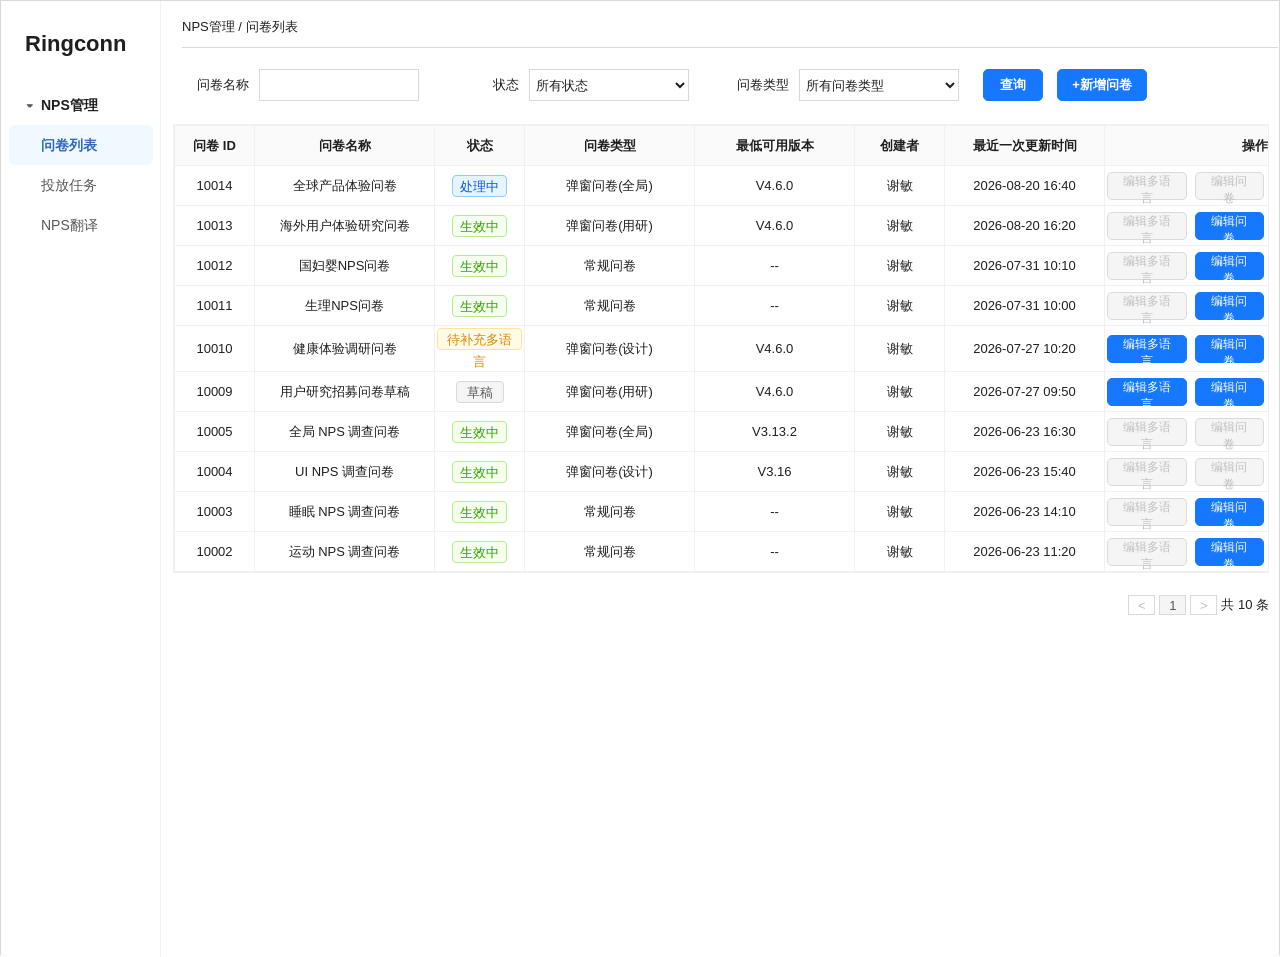
<file: index-v2.html>
<!doctype html>
<html lang="zh-CN">
  <head>
    <meta charset="UTF-8" />
    <meta http-equiv="refresh" content="0; url=./prototypes/nps-task-v2/index.html?v=20261111-v2-15#survey-list" />
    <title>NPS 管理原型 V2.0</title>
  </head>
  <body>
    <a href="./prototypes/nps-task-v2/index.html?v=20261111-v2-15#survey-list">打开 NPS 管理原型 V2.0</a>
  </body>
</html>
</file>
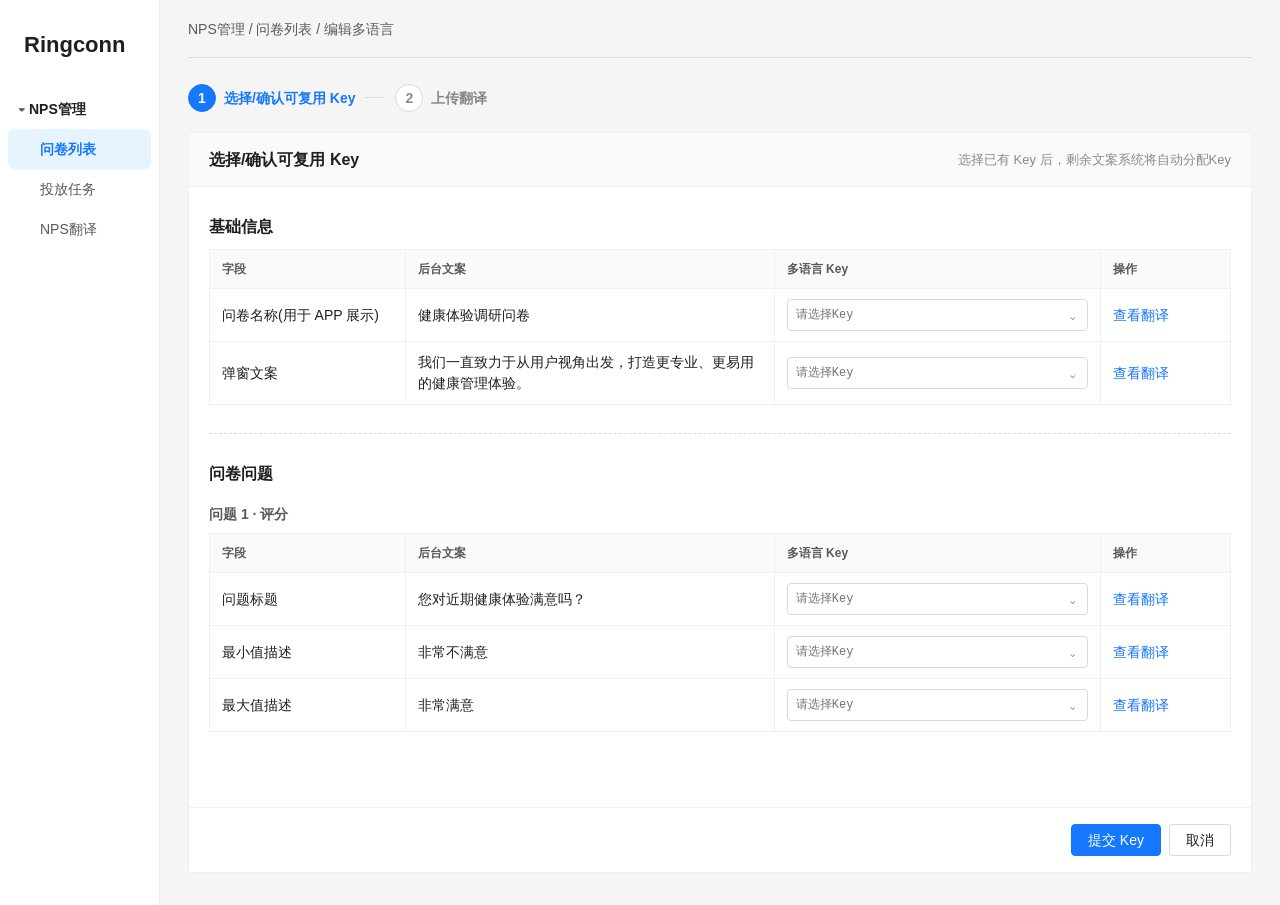
<file: prototypes/nps-task-v2/i18n-translation-workflow.html>
<!doctype html>
<html lang="zh-CN">
  <head>
    <meta charset="UTF-8" />
    <meta name="viewport" content="width=device-width, initial-scale=1.0" />
    <title>NPS 多语言配置</title>
    <style>
      * { box-sizing: border-box; }
      :root { --primary:#1677ff; --primary-hover:#4096ff; --text:#1f1f1f; --secondary:#595959; --tertiary:rgba(0,0,0,.45); --border:#d9d9d9; --border-light:#f0f0f0; --fill:#f5f5f5; --fill-secondary:#fafafa; --bg:#f5f5f5; }
      body { min-width:1180px; margin:0; color:var(--text); background:var(--bg); font:14px/1.5 -apple-system,BlinkMacSystemFont,"PingFang SC","Microsoft YaHei",Arial,sans-serif; }
      .shell { display:flex; min-height:100vh; }.sider { width:160px; padding:28px 8px; border-right:1px solid var(--border-light); background:#fff; }.brand { margin:0 16px 28px; font-size:22px; font-weight:700; }.nav-root { height:40px; padding:10px; font-weight:600; }.nav-root::before { margin-right:4px; color:var(--secondary); content:"▾"; }.nav-item { width:100%; height:40px; padding:0 10px 0 32px; border:0; border-radius:6px; color:var(--secondary); background:transparent; font:inherit; text-align:left; cursor:pointer; }.nav-item.active { color:var(--primary); background:#e6f4ff; font-weight:600; }
      .main { width:calc(100% - 160px); padding:0 28px 32px; }.breadcrumb { height:58px; padding:19px 0; border-bottom:1px solid var(--border); color:var(--secondary); }.workflow-tabs { display:flex; gap:40px; padding:24px 0 18px; }.workflow-tab { position:relative; display:flex; align-items:center; gap:8px; height:32px; color:var(--tertiary); font-weight:600; }.workflow-tab:not(:last-child)::after { position:absolute; top:15px; left:calc(100% + 10px); width:20px; height:1px; background:var(--border); content:""; }.workflow-tab.active,.workflow-tab.done { color:var(--primary); }.workflow-tab.done::after { background:var(--primary); }.tab-number { display:inline-flex; align-items:center; justify-content:center; width:28px; height:28px; border:1px solid var(--border); border-radius:50%; background:#fff; }.workflow-tab.active .tab-number,.workflow-tab.done .tab-number { border-color:var(--primary); color:#fff; background:var(--primary); }
      .workflow-panel { display:none; border:1px solid var(--border-light); border-radius:6px; background:#fff; }.workflow-panel.active { display:block; }.panel-head,.translation-toolbar { display:flex; align-items:center; justify-content:space-between; min-height:54px; padding:10px 20px; border-bottom:1px solid var(--border-light); background:var(--fill-secondary); }.panel-head strong,.translation-toolbar strong { font-size:16px; }.panel-head-note,.translation-toolbar-note { color:var(--tertiary); font-size:13px; }.binding-scroll { height:min(620px,calc(100vh - 236px)); min-height:430px; overflow:auto; padding:0 20px 24px; }.binding-section { margin-top:28px; }.binding-section + .binding-section { padding-top:28px; border-top:1px dashed var(--border); }.binding-section-title { margin-bottom:10px; font-size:16px; font-weight:600; }.question-title { margin:18px 0 8px; color:var(--secondary); font-weight:600; }
      .binding-table { width:100%; border-collapse:collapse; table-layout:fixed; }.binding-table th,.binding-table td { padding:10px 12px; border:1px solid var(--border-light); text-align:left; vertical-align:middle; word-break:break-word; }.binding-table th { color:var(--secondary); background:var(--fill-secondary); font-size:12px; font-weight:600; }.binding-table th:nth-child(1) { width:18%; }.binding-table th:nth-child(2) { width:34%; }.binding-table th:nth-child(3) { width:30%; }.binding-table th:nth-child(4) { width:12%; }.binding-table th:nth-child(5) { width:6%; } code { color:var(--text); font:12px ui-monospace,SFMono-Regular,Menlo,Consolas,monospace; }.key-combobox { position:relative; }.key-input,.translation-input { width:100%; height:32px; padding:4px 58px 4px 8px; border:1px solid var(--border); border-radius:4px; color:var(--text); background:#fff; font:inherit; }.key-input { font-size:12px; font-family:ui-monospace,SFMono-Regular,Menlo,Consolas,monospace; }.key-input:hover,.key-input:focus,.translation-input:focus { border-color:var(--primary); outline:0; }.key-combo-arrow,.key-clear { position:absolute; top:1px; width:28px; height:30px; border:0; color:var(--secondary); background:transparent; cursor:pointer; }.key-combo-arrow { right:1px; }.key-clear { right:29px; display:none; font-size:18px; line-height:28px; }.key-clear.show { display:block; }.key-clear:hover { color:var(--text); }.key-options { position:absolute; z-index:4; top:36px; left:0; right:0; display:none; max-height:220px; overflow:auto; border:1px solid var(--border); border-radius:4px; background:#fff; box-shadow:0 3px 6px rgba(0,0,0,.12); }.key-options.show { display:block; }.key-option { display:block; width:100%; padding:8px 10px; border:0; color:var(--text); background:#fff; font:12px ui-monospace,SFMono-Regular,Menlo,Consolas,monospace; text-align:left; cursor:pointer; }.key-option:hover { background:#e6f4ff; }.key-empty { padding:8px 10px; color:var(--tertiary); font-size:12px; }.action-link { padding:0; border:0; color:var(--primary); background:transparent; font:inherit; white-space:nowrap; cursor:pointer; }.action-link:hover { color:var(--primary-hover); }.action-link:disabled { color:rgba(0,0,0,.25); cursor:not-allowed; }
      .panel-actions,.dialog-actions { display:flex; justify-content:flex-end; gap:8px; padding:16px 20px; border-top:1px solid var(--border-light); background:#fff; }.panel-actions.spread { justify-content:space-between; }.button { height:32px; padding:0 16px; border:1px solid var(--border); border-radius:4px; color:var(--text); background:#fff; font:inherit; cursor:pointer; }.button:hover { border-color:var(--primary-hover); color:var(--primary); }.button.primary { border-color:var(--primary); color:#fff; background:var(--primary); }.button.primary:hover { border-color:var(--primary-hover); color:#fff; background:var(--primary-hover); }.button:disabled,.button:disabled:hover { border-color:#d9d9d9; color:rgba(0,0,0,.25); background:#f5f5f5; cursor:not-allowed; }
      .upload-dialog,.translation-dialog { position:fixed; z-index:10; inset:0; display:none; align-items:center; justify-content:center; background:rgba(0,0,0,.45); }.upload-dialog.show,.translation-dialog.show { display:flex; }.dialog-card { display:flex; flex-direction:column; width:720px; max-height:78vh; overflow:hidden; border-radius:8px; background:#fff; box-shadow:0 6px 16px rgba(0,0,0,.16); }.dialog-head { display:flex; align-items:center; justify-content:space-between; height:56px; padding:0 24px; border-bottom:1px solid var(--border-light); font-size:16px; font-weight:600; }.dialog-close { width:32px; height:32px; border:0; border-radius:4px; color:var(--secondary); background:transparent; font-size:24px; cursor:pointer; }.dialog-body { overflow:auto; padding:24px; }.upload-zone { display:flex; flex-direction:column; align-items:center; justify-content:center; min-height:260px; border:1px dashed #91caff; border-radius:8px; background:#f0f7ff; text-align:center; }.upload-zone.dragging { border-color:var(--primary); background:#e6f4ff; }.upload-icon { display:flex; align-items:center; justify-content:center; width:54px; height:54px; margin-bottom:16px; border-radius:50%; color:var(--primary); background:#e6f4ff; font-size:28px; }.upload-title { font-size:16px; font-weight:600; }.upload-note { margin-top:8px; color:var(--tertiary); }.selected-file { min-height:22px; margin-top:16px; color:var(--secondary); }.upload-input { display:none; }.language-table { width:100%; border-collapse:collapse; }.language-table th,.language-table td { padding:10px 12px; border-bottom:1px solid var(--border-light); text-align:left; vertical-align:top; }.language-table th { background:var(--fill-secondary); color:var(--secondary); font-size:12px; }.toast { position:fixed; z-index:20; top:24px; left:50%; display:none; transform:translateX(-50%); padding:10px 16px; border-radius:4px; background:#fff; box-shadow:0 3px 6px rgba(0,0,0,.12); }.toast.show { display:block; }
    </style>
  </head>
  <body>
    <div class="shell">
      <aside class="sider"><div class="brand">Ringconn</div><div class="nav-root">NPS管理</div><button class="nav-item active" id="goSurveyList" type="button">问卷列表</button><button class="nav-item" id="goTaskList" type="button">投放任务</button><button class="nav-item" id="goTranslationList" type="button">NPS翻译</button></aside>
      <main class="main">
        <div class="breadcrumb">NPS管理 / 问卷列表 / 编辑多语言</div>
        <div class="workflow-tabs"><div class="workflow-tab active" id="keyTab"><span class="tab-number">1</span><span>选择/确认可复用 Key</span></div><div class="workflow-tab" id="uploadTab"><span class="tab-number">2</span><span>上传翻译</span></div></div>
        <section class="workflow-panel active" id="keyPanel"><div class="panel-head"><strong>选择/确认可复用 Key</strong><span class="panel-head-note">选择已有 Key 后，剩余文案系统将自动分配Key</span></div><div class="binding-scroll" id="keyBindingList"></div><div class="panel-actions"><button class="button primary" id="submitKeys" type="button">提交 Key</button><button class="button" id="cancelKey" type="button">取消</button></div></section>
        <section class="workflow-panel" id="uploadPanel"><div class="translation-toolbar"><strong>上传翻译</strong><span class="translation-toolbar-note" id="translationFileName">未上传翻译文件</span></div><div class="binding-scroll" id="translationBindingList"></div><div class="panel-actions spread"><span><button class="button" id="downloadQuestionnaireCopy" type="button">下载问卷文案</button><button class="button" id="uploadTranslation" type="button">上传翻译</button></span><span><button class="button primary" id="submitTranslations" type="button">提交</button><button class="button" id="cancelTranslations" type="button">取消</button></span></div></section>
      </main>
    </div>
    <div class="upload-dialog" id="uploadDialog" aria-hidden="true"><section class="dialog-card" role="dialog" aria-modal="true"><div class="dialog-head"><span>上传翻译</span><button class="dialog-close" data-close-upload type="button">×</button></div><div class="dialog-body"><div class="upload-zone" id="uploadZone"><div class="upload-icon">↑</div><div class="upload-title">拖拽文件到此处，或点击选择文件</div><div class="upload-note">只允许上传一个 XLSX 文件且不超过 5 M。</div><input class="upload-input" id="uploadFile" type="file" accept=".xlsx" /><button class="button" id="chooseUploadFile" type="button">选择文件</button><div class="selected-file" id="selectedUploadFile">未选择文件</div></div></div><div class="dialog-actions"><button class="button" data-close-upload type="button">取消</button><button class="button primary" id="confirmUpload" type="button">确认</button></div></section></div>
    <div class="translation-dialog" id="translationDialog" aria-hidden="true"><section class="dialog-card" role="dialog" aria-modal="true"><div class="dialog-head"><span id="translationDialogTitle">查看翻译</span><button class="dialog-close" data-close-translation type="button">×</button></div><div class="dialog-body"><div id="translationDialogMeta"></div><table class="language-table"><thead><tr><th>语言</th><th>翻译文案</th></tr></thead><tbody id="translationRows"></tbody></table></div><div class="dialog-actions" id="translationDialogActions"></div></section></div>
    <div class="toast" id="toast"></div>
    <script>
      const params = new URLSearchParams(window.location.search);
      let workflowCache = null;
      try { workflowCache = JSON.parse(window.sessionStorage.getItem("nps-admin-prototype-i18n-workflow-v1") || "null"); } catch { workflowCache = null; }
      const requestedTemplateId = params.get("templateId");
      const templateId = requestedTemplateId || workflowCache?.templateId || "10010";
      if (workflowCache && String(workflowCache.templateId) !== String(templateId)) workflowCache = null;
      const templateName = params.get("templateName") || workflowCache?.templateName || "健康体验调研问卷";
      const existingKeys = params.has("existingKeys") ? params.get("existingKeys") === "1" : Boolean(workflowCache?.existingKeys);
      const languageDefinitions = [["zh_cn","中文"],["zh_tw","繁体中文"],["en","英文"],["ja","日本语"],["de","德语"],["es","西班牙语"],["fr","法语"],["ar","阿拉伯语"],["cs","捷克语"],["tr","土耳其语"],["pl","波兰语"],["fi","芬兰语"],["it","意大利语"],["hu","匈牙利语"],["ro","罗马尼亚语"],["ko","韩语"],["lt","立陶宛语"],["ms","马来语"]].map(([key,label]) => ({ key,label }));
      const fallbackRows = [{name:"问卷名称(用于 APP 展示)",value:templateName,module:"base",databaseField:"app_display_name"},{name:"弹窗文案",value:"我们一直致力于从用户视角出发，打造更专业、更易用的健康管理体验。",module:"base",databaseField:"popup_copy"},{name:"问题标题",value:"您对近期健康体验满意吗？",module:"question",questionIndex:1,questionType:"评分",questionId:`${templateId}001`,databaseField:"title"},{name:"最小值描述",value:"非常不满意",module:"question",questionIndex:1,questionType:"评分",questionId:`${templateId}001`,databaseField:"min_desc"},{name:"最大值描述",value:"非常满意",module:"question",questionIndex:1,questionType:"评分",questionId:`${templateId}001`,databaseField:"max_desc"}];
      let rows; try { rows = JSON.parse(params.get("rows") || JSON.stringify(workflowCache?.rows || [])); } catch { rows = []; }
      rows = (rows.length ? rows : fallbackRows).filter((row) => String(row.value || "").trim()).map((row,index) => ({ ...row,index,bindingKey:existingKeys ? row.bindingKey || "" : "" }));
      const candidateKeys = ["nps.10004.app_display_name_1","nps.10004.popup_copy_1","nps.10005.global_question.1005001.title_1","nps.10005.global_question.1005001.subtitle_1","nps.10005.global_question.1005001.min_desc_1","nps.10005.global_question.1005001.max_desc_1","nps.10003.question.1003001.title_1","nps.10003.question.1003001.subtitle_1","nps.10003.question.1003001.min_desc_1","nps.10003.question.1003001.max_desc_1"];
      const translations = new Map(); let uploadedFile = null; let toastTimer;
      try { Object.entries(JSON.parse(sessionStorage.getItem("nps-admin-prototype-i18n-translations-v1") || "{}")[templateId] || {}).forEach(([key,value]) => translations.set(key,value)); } catch { /* 缓存不可用时不阻断原型流程 */ }
      const keyPanel=document.getElementById("keyPanel"), uploadPanel=document.getElementById("uploadPanel"), keyTab=document.getElementById("keyTab"), uploadTab=document.getElementById("uploadTab"), toast=document.getElementById("toast");
      const showToast=(message)=>{toast.textContent=message;toast.classList.add("show");clearTimeout(toastTimer);toastTimer=setTimeout(()=>toast.classList.remove("show"),2400);};
      const escapeHtml=(value)=>String(value || "").replace(/[&<>'"]/g,(char)=>({"&":"&amp;","<":"&lt;",">":"&gt;","'":"&#39;",'"':"&quot;"})[char]);
      const sectionRows=(module)=>rows.filter((row)=>row.module===module);
      const groupByQuestion=(items)=>items.reduce((groups,row)=>{const key=String(row.questionIndex||1);(groups[key] ||= []).push(row);return groups;},{});
      function sectionMarkup(title,items,isKeyStep){if(!items.length)return"";const table=(tableRows)=>`<table class="binding-table"><thead><tr><th>字段</th><th>后台文案</th><th>多语言 Key</th>${isKeyStep?"<th>操作</th>":"<th>英文翻译</th><th>操作</th>"}</tr></thead><tbody>${tableRows.map((row)=>`<tr data-row-index="${row.index}"><td>${escapeHtml(row.name)}</td><td>${escapeHtml(row.value)}</td><td>${isKeyStep?`<div class="key-combobox"><input class="key-input" data-key-input="${row.index}" value="${escapeHtml(row.bindingKey)}" placeholder="请选择Key" autocomplete="off" /><button class="key-clear${row.bindingKey ? " show" : ""}" data-key-clear="${row.index}" type="button" aria-label="清除已选Key">×</button><button class="key-combo-arrow" data-key-toggle="${row.index}" type="button" aria-label="选择Key">⌄</button><div class="key-options" data-key-options="${row.index}"></div></div>`:`<code>${escapeHtml(row.bindingKey)}</code>`}</td>${isKeyStep?`<td><button class="action-link key-view-translation" type="button">查看翻译</button></td>`:`<td>${escapeHtml(getTranslation(row,"en"))}</td><td><button class="action-link view-translation" type="button">查看翻译</button> <button class="action-link edit-translation" type="button">编辑</button></td>`}</tr>`).join("")}</tbody></table>`;const body=title==="基础信息"?table(items):Object.entries(groupByQuestion(items)).map(([index,group])=>`<div class="question-title">问题 ${index} · ${escapeHtml(group[0].questionType||"")}</div>${table(group)}`).join("");return `<section class="binding-section"><div class="binding-section-title">${title}</div>${body}</section>`;}
      const renderKeyStep=()=>{document.getElementById("keyBindingList").innerHTML=sectionMarkup("基础信息",sectionRows("base"),true)+sectionMarkup("全局问题",sectionRows("global"),true)+sectionMarkup("问卷问题",sectionRows("question"),true);};
      const renderUploadStep=()=>{document.getElementById("translationBindingList").innerHTML=sectionMarkup("基础信息",sectionRows("base"),false)+sectionMarkup("全局问题",sectionRows("global"),false)+sectionMarkup("问卷问题",sectionRows("question"),false);};
      function generatedKey(row){if(row.module==="base")return`nps.${templateId}.${row.databaseField}_1`;const scope=row.module==="global"?"global_question":"question";const id=row.questionId||`${templateId}${String(row.questionIndex||1).padStart(3,"0")}`;return`nps.${templateId}.${scope}.${id}.${row.databaseField}_1`;}
      function getTranslation(row,language){if(language==="zh_cn")return row.value;return translations.get(`${row.bindingKey}:${language}`)||"";}
      function setAutomaticTranslations(){rows.forEach((row)=>languageDefinitions.filter((language)=>language.key!=="zh_cn").forEach((language)=>translations.set(`${row.bindingKey}:${language.key}`,`${language.key==="en"?"English":language.label} ${row.value}`)));}
      function getMissingTranslationKey(){const targetLanguage=languageDefinitions.find((language)=>language.key!=="zh_cn");return rows.find((row)=>languageDefinitions.some((language)=>language.key!=="zh_cn"&&!getTranslation(row,language.key).trim()))?.bindingKey||targetLanguage?.key||"";}
      function persistTranslations(){try{const cached=JSON.parse(sessionStorage.getItem("nps-admin-prototype-i18n-translations-v1")||"{}");cached[templateId]=Object.fromEntries(translations);sessionStorage.setItem("nps-admin-prototype-i18n-translations-v1",JSON.stringify(cached));}catch{/* 缓存不可用时不阻断原型流程 */}}
      function escapeXml(value){return String(value||"").replace(/[<>&"']/g,(char)=>({"<":"&lt;",">":"&gt;","&":"&amp;",'"':"&quot;","'":"&apos;"})[char]);}
      const write16=(bytes,value)=>bytes.push(value&255,(value>>>8)&255);
      const write32=(bytes,value)=>bytes.push(value&255,(value>>>8)&255,(value>>>16)&255,(value>>>24)&255);
      const crcTable=Array.from({length:256},(_,index)=>{let crc=index;for(let bit=0;bit<8;bit+=1)crc=crc&1?0xedb88320^(crc>>>1):crc>>>1;return crc>>>0;});
      const crc32=(bytes)=>{let crc=0xffffffff;bytes.forEach((byte)=>{crc=crcTable[(crc^byte)&255]^(crc>>>8);});return(crc^0xffffffff)>>>0;};
      function createZip(files){const encoder=new TextEncoder(),output=[],central=[];let offset=0;files.forEach((file)=>{const name=encoder.encode(file.name),content=encoder.encode(file.content),checksum=crc32(content),local=[];write32(local,0x04034b50);write16(local,20);write16(local,0);write16(local,0);write16(local,0);write16(local,0);write32(local,checksum);write32(local,content.length);write32(local,content.length);write16(local,name.length);write16(local,0);output.push(...local,...name,...content);const header=[];write32(header,0x02014b50);write16(header,20);write16(header,20);write16(header,0);write16(header,0);write16(header,0);write16(header,0);write32(header,checksum);write32(header,content.length);write32(header,content.length);write16(header,name.length);write16(header,0);write16(header,0);write16(header,0);write16(header,0);write32(header,0);write32(header,offset);central.push(...header,...name);offset=output.length;});const centralOffset=output.length;output.push(...central);const ending=[];write32(ending,0x06054b50);write16(ending,0);write16(ending,0);write16(ending,files.length);write16(ending,files.length);write32(ending,central.length);write32(ending,centralOffset);write16(ending,0);output.push(...ending);return new Blob([new Uint8Array(output)],{type:"application/vnd.openxmlformats-officedocument.spreadsheetml.sheet"});}
      function downloadQuestionnaireCopy(){const exportRows=[["key","后台文案",...languageDefinitions.map((language)=>language.label)],...rows.map((row)=>[row.bindingKey,row.value,...languageDefinitions.map((language)=>getTranslation(row,language.key))])];const sheetData=exportRows.map((row,rowIndex)=>`<row r="${rowIndex+1}">${row.map((cell,cellIndex)=>`<c r="${String.fromCharCode(65+cellIndex)}${rowIndex+1}" t="inlineStr"><is><t>${escapeXml(cell)}</t></is></c>`).join("")}</row>`).join("");const worksheet=`<?xml version="1.0" encoding="UTF-8" standalone="yes"?><worksheet xmlns="http://schemas.openxmlformats.org/spreadsheetml/2006/main"><sheetData>${sheetData}</sheetData></worksheet>`;const workbook=`<?xml version="1.0" encoding="UTF-8" standalone="yes"?><workbook xmlns="http://schemas.openxmlformats.org/spreadsheetml/2006/main" xmlns:r="http://schemas.openxmlformats.org/officeDocument/2006/relationships"><sheets><sheet name="问卷文案" sheetId="1" r:id="rId1"/></sheets></workbook>`;const rels=`<?xml version="1.0" encoding="UTF-8" standalone="yes"?><Relationships xmlns="http://schemas.openxmlformats.org/package/2006/relationships"><Relationship Id="rId1" Type="http://schemas.openxmlformats.org/officeDocument/2006/relationships/officeDocument" Target="xl/workbook.xml"/></Relationships>`;const workbookRels=`<?xml version="1.0" encoding="UTF-8" standalone="yes"?><Relationships xmlns="http://schemas.openxmlformats.org/package/2006/relationships"><Relationship Id="rId1" Type="http://schemas.openxmlformats.org/officeDocument/2006/relationships/worksheet" Target="worksheets/sheet1.xml"/></Relationships>`;const types=`<?xml version="1.0" encoding="UTF-8" standalone="yes"?><Types xmlns="http://schemas.openxmlformats.org/package/2006/content-types"><Default Extension="rels" ContentType="application/vnd.openxmlformats-package.relationships+xml"/><Default Extension="xml" ContentType="application/xml"/><Override PartName="/xl/workbook.xml" ContentType="application/vnd.openxmlformats-officedocument.spreadsheetml.sheet.main+xml"/><Override PartName="/xl/worksheets/sheet1.xml" ContentType="application/vnd.openxmlformats-officedocument.spreadsheetml.worksheet+xml"/></Types>`;const link=document.createElement("a"),url=URL.createObjectURL(createZip([{name:"[Content_Types].xml",content:types},{name:"_rels/.rels",content:rels},{name:"xl/workbook.xml",content:workbook},{name:"xl/_rels/workbook.xml.rels",content:workbookRels},{name:"xl/worksheets/sheet1.xml",content:worksheet}]));link.href=url;link.download=`${templateName.replace(/[\\/:*?"<>|]/g,"_")}问卷文案.xlsx`;link.click();setTimeout(()=>URL.revokeObjectURL(url),0);showToast("问卷文案已开始导出。");}
      function switchToUpload(){keyPanel.classList.remove("active");uploadPanel.classList.add("active");keyTab.classList.remove("active");keyTab.classList.add("done");uploadTab.classList.add("active");renderUploadStep();}
      const returnToList=()=>{window.location.href="./index.html#survey-list";};
      function closeKeyOptions(){document.querySelectorAll("[data-key-options]").forEach((panel)=>panel.classList.remove("show"));}
      function renderKeyOptions(index){const input=document.querySelector(`[data-key-input="${index}"]`),panel=document.querySelector(`[data-key-options="${index}"]`);if(!input||!panel)return;const query=input.value.trim().toLowerCase();const matches=candidateKeys.filter((key)=>!query||key.toLowerCase().includes(query));panel.innerHTML=matches.length?matches.map((key)=>`<button class="key-option" data-key-value="${escapeHtml(key)}" type="button">${escapeHtml(key)}</button>`).join(""):'<div class="key-empty">暂无匹配 Key</div>';closeKeyOptions();panel.classList.add("show");}
      renderKeyStep();
      document.getElementById("keyBindingList").addEventListener("focusin",(event)=>{if(event.target.classList.contains("key-input"))renderKeyOptions(event.target.dataset.keyInput);});
      document.getElementById("keyBindingList").addEventListener("input",(event)=>{if(event.target.classList.contains("key-input")){const clear=event.target.closest(".key-combobox").querySelector(".key-clear");clear.classList.toggle("show",Boolean(event.target.value));renderKeyOptions(event.target.dataset.keyInput);}});
      document.getElementById("keyBindingList").addEventListener("click",(event)=>{const keyView=event.target.closest(".key-view-translation"),option=event.target.closest("[data-key-value]"),toggle=event.target.closest("[data-key-toggle]"),clear=event.target.closest("[data-key-clear]");if(keyView){const row=rows[Number(keyView.closest("tr[data-row-index]").dataset.rowIndex)];openTranslationDialog(row,false);return;}if(option){const box=option.closest(".key-combobox"),input=box.querySelector(".key-input");input.value=option.dataset.keyValue;box.querySelector(".key-clear").classList.add("show");closeKeyOptions();return;}if(clear){const box=clear.closest(".key-combobox"),input=box.querySelector(".key-input");input.value="";clear.classList.remove("show");input.focus();renderKeyOptions(clear.dataset.keyClear);return;}if(toggle){renderKeyOptions(toggle.dataset.keyToggle);}});
      document.addEventListener("click",(event)=>{if(!document.getElementById("keyBindingList").contains(event.target))closeKeyOptions();});
      function persistBoundKeys(){try{const cacheKey="nps-admin-prototype-session-v1",cache=JSON.parse(sessionStorage.getItem(cacheKey)||"{}");const template=(cache.templates||[]).find((item)=>String(item.template_id)===String(templateId));if(!template)return;template.i18n_bound_keys=Object.fromEntries(rows.filter((row)=>row.key&&row.bindingKey).map((row)=>[row.key,row.bindingKey]));sessionStorage.setItem(cacheKey,JSON.stringify(cache));}catch{/* 缓存不可用时不阻断原型流程 */}}
      document.getElementById("submitKeys").addEventListener("click",()=>{document.querySelectorAll("[data-key-input]").forEach((input)=>{rows[Number(input.dataset.keyInput)].bindingKey=input.value.trim();});if(rows.some((row)=>row.bindingKey.toLowerCase().includes("error"))){showToast("提交失败，请稍后重试");return;}const button=document.getElementById("submitKeys");button.disabled=true;button.textContent="提交中...";setTimeout(()=>{rows.forEach((row)=>{if(!row.bindingKey)row.bindingKey=generatedKey(row);});persistBoundKeys();button.disabled=false;button.textContent="提交 Key";showToast("Key已保存。");switchToUpload();},700);});
      document.getElementById("cancelKey").addEventListener("click",returnToList);document.getElementById("goSurveyList").addEventListener("click",returnToList);document.getElementById("goTaskList").addEventListener("click",()=>{window.location.href="./index.html#nps-task";});document.getElementById("goTranslationList").addEventListener("click",()=>{window.location.href="./translation-query.html?v=20260903-06";});
      const uploadDialog=document.getElementById("uploadDialog"),translationDialog=document.getElementById("translationDialog"),uploadFile=document.getElementById("uploadFile");
      const closeUploadDialog=()=>{uploadDialog.classList.remove("show");uploadDialog.setAttribute("aria-hidden","true");};
      function openUploadDialog(){uploadFile.value="";uploadedFile=null;document.getElementById("selectedUploadFile").textContent="未选择文件";uploadDialog.classList.add("show");uploadDialog.setAttribute("aria-hidden","false");}
      function setFile(file){if(!file)return;if(!file.name.toLowerCase().endsWith(".xlsx")){showToast("仅支持上传 XLSX 文件。");return;}if(file.size>5*1024*1024){showToast("文件大小不能超过 5 M。");return;}uploadedFile=file;document.getElementById("selectedUploadFile").textContent=`已选择：${file.name}`;}
      document.getElementById("uploadTranslation").addEventListener("click",openUploadDialog);document.getElementById("chooseUploadFile").addEventListener("click",()=>uploadFile.click());uploadFile.addEventListener("change",()=>setFile(uploadFile.files[0]));
      document.getElementById("downloadQuestionnaireCopy").addEventListener("click",downloadQuestionnaireCopy);
      const uploadZone=document.getElementById("uploadZone");["dragenter","dragover"].forEach((name)=>uploadZone.addEventListener(name,(event)=>{event.preventDefault();uploadZone.classList.add("dragging");}));["dragleave","drop"].forEach((name)=>uploadZone.addEventListener(name,(event)=>{event.preventDefault();uploadZone.classList.remove("dragging");}));uploadZone.addEventListener("drop",(event)=>setFile(event.dataTransfer.files[0]));document.querySelectorAll("[data-close-upload]").forEach((button)=>button.addEventListener("click",closeUploadDialog));
      document.getElementById("confirmUpload").addEventListener("click",()=>{if(!uploadedFile){showToast("请先上传翻译文案。");return;}const button=document.getElementById("confirmUpload");button.disabled=true;button.textContent="处理中...";setTimeout(()=>{setAutomaticTranslations();document.getElementById("translationFileName").textContent=`已上传：${uploadedFile.name}`;button.disabled=false;button.textContent="确认";closeUploadDialog();renderUploadStep();showToast("翻译已暂存，点击提交才会生效。");},700);});
      document.getElementById("translationBindingList").addEventListener("click",(event)=>{const button=event.target.closest("button"),element=event.target.closest("tr[data-row-index]");if(!button||!element)return;const row=rows[Number(element.dataset.rowIndex)];if(button.classList.contains("view-translation"))openTranslationDialog(row,false);if(button.classList.contains("edit-translation"))openTranslationDialog(row,true);});
      const closeTranslationDialog=()=>{translationDialog.classList.remove("show");translationDialog.setAttribute("aria-hidden","true");};
      function openTranslationDialog(row,editable){document.getElementById("translationDialogTitle").textContent=editable?"编辑翻译":"查看翻译";document.getElementById("translationDialogMeta").innerHTML=`<p><strong>多语言 Key：</strong><code>${escapeHtml(row.bindingKey)}</code></p><p><strong>后台文案：</strong>${escapeHtml(row.value)}</p>`;const table=document.getElementById("translationRows");table.innerHTML=languageDefinitions.map((language)=>`<tr><td>${language.label}</td><td>${editable&&language.key!=="zh_cn"?`<input class="translation-input" data-language="${language.key}" value="${escapeHtml(getTranslation(row,language.key))}" />`:escapeHtml(getTranslation(row,language.key))}</td></tr>`).join("");const actions=document.getElementById("translationDialogActions");actions.innerHTML=`<button class="button" id="cancelTranslationDialog" type="button">${editable?"取消":"关闭"}</button>${editable?'<button class="button primary" id="saveTranslationDialog" type="button">确定</button>':""}`;document.getElementById("cancelTranslationDialog").addEventListener("click",closeTranslationDialog);if(editable)document.getElementById("saveTranslationDialog").addEventListener("click",()=>{const inputs=[...table.querySelectorAll("[data-language]")];if(inputs.some((input)=>!input.value.trim())){showToast("翻译有空值，请补充全部翻译。");return;}inputs.forEach((input)=>translations.set(`${row.bindingKey}:${input.dataset.language}`,input.value.trim()));renderUploadStep();closeTranslationDialog();showToast("翻译已暂存，点击提交才会生效。");});translationDialog.classList.add("show");translationDialog.setAttribute("aria-hidden","false");}
      document.querySelectorAll("[data-close-translation]").forEach((button)=>button.addEventListener("click",closeTranslationDialog));document.getElementById("submitTranslations").addEventListener("click",()=>{const missingKey=getMissingTranslationKey();if(missingKey){showToast(`${missingKey}翻译有空值，请补充全部翻译。`);return;}persistTranslations();showToast("多语言 Key 和翻译已提交。");setTimeout(()=>{window.location.href=`./index.html?i18nSaved=${encodeURIComponent(templateId)}#survey-list`;},650);});document.getElementById("cancelTranslations").addEventListener("click",returnToList);
    </script>
  </body>
</html>
</file>
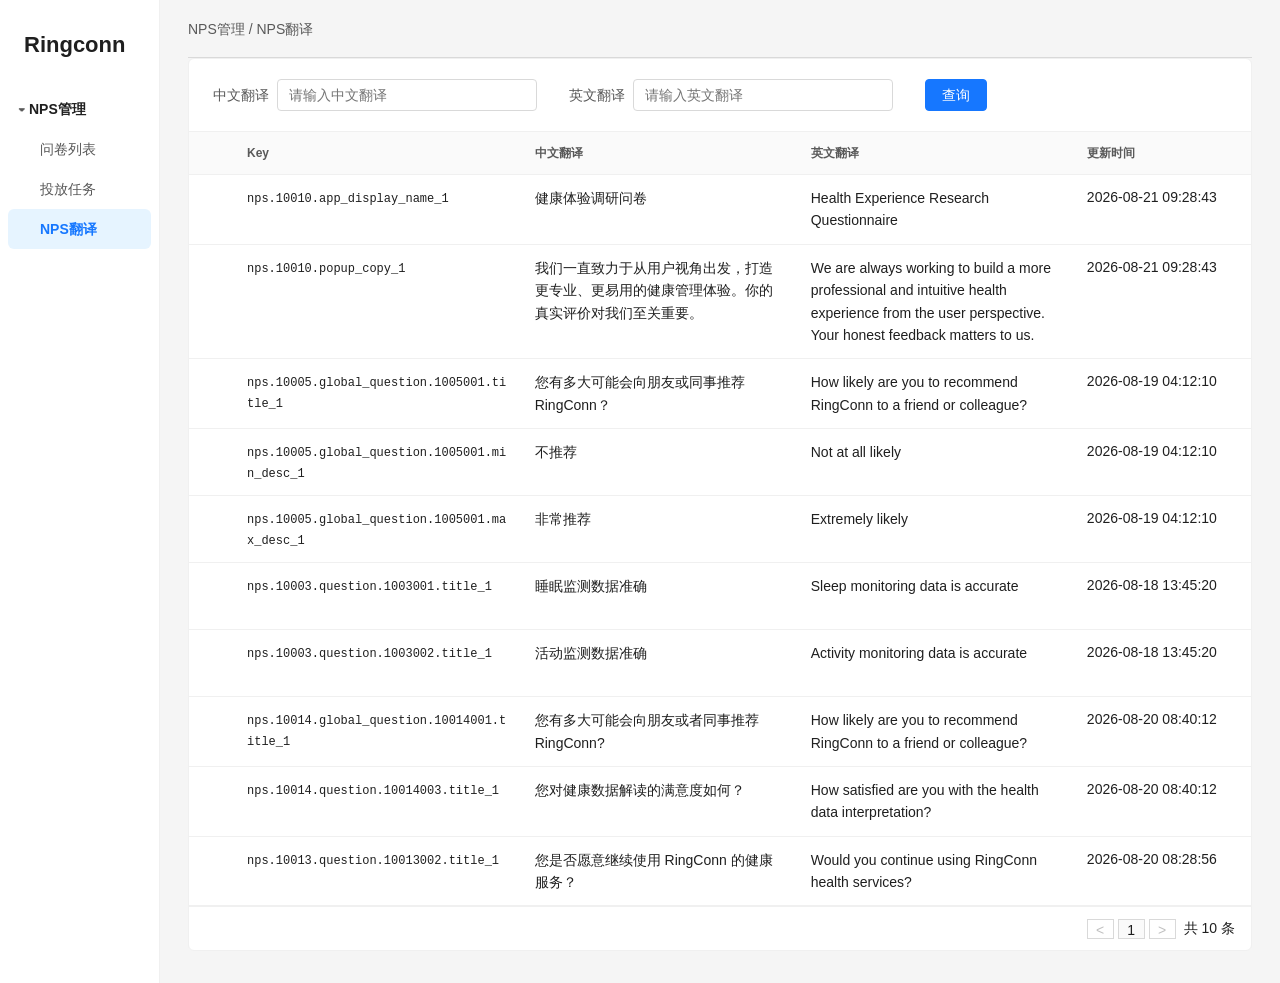
<file: prototypes/nps-task-v2/translation-query.html>
<!doctype html>
<html lang="zh-CN">
  <head>
    <meta charset="UTF-8" />
    <meta name="viewport" content="width=device-width, initial-scale=1.0" />
    <title>NPS 问卷翻译</title>
    <style>
      :root { --primary:#1677ff; --primary-hover:#4096ff; --text:#1f1f1f; --secondary:#595959; --tertiary:rgba(0,0,0,.45); --border:#d9d9d9; --border-light:#f0f0f0; --fill:#fafafa; --bg:#f5f5f5; }
      * { box-sizing:border-box; } body { min-width:1180px; margin:0; color:var(--text); background:var(--bg); font:14px/1.5 -apple-system,BlinkMacSystemFont,"PingFang SC","Microsoft YaHei",Arial,sans-serif; }
      .shell { display:flex; min-height:100vh; }.sider { width:160px; padding:28px 8px; border-right:1px solid var(--border-light); background:#fff; }.brand { margin:0 16px 28px; font-size:22px; font-weight:700; }.nav-root { height:40px; padding:10px; font-weight:600; }.nav-root::before { margin-right:4px; color:var(--secondary); content:"▾"; }.nav-item { width:100%; height:40px; padding:0 10px 0 32px; border:0; border-radius:6px; color:var(--secondary); background:transparent; font:inherit; text-align:left; cursor:pointer; }.nav-item.active { color:var(--primary); background:#e6f4ff; font-weight:600; }
      .main { flex:1; min-width:0; padding:0 28px 32px; }.breadcrumb { height:58px; padding:19px 0; border-bottom:1px solid var(--border); color:var(--secondary); }.title { margin:24px 0 20px; font-size:20px; font-weight:600; }.panel { border:1px solid var(--border-light); border-radius:6px; background:#fff; }.search { display:flex; align-items:center; gap:32px; padding:20px 24px; border-bottom:1px solid var(--border-light); }.field { display:flex; align-items:center; gap:8px; }.field label { color:var(--secondary); white-space:nowrap; }.input { width:260px; height:32px; padding:4px 11px; border:1px solid var(--border); border-radius:4px; color:var(--text); background:#fff; font:inherit; }.input:hover,.input:focus { border-color:var(--primary); outline:0; }.button { height:32px; padding:0 16px; border:1px solid var(--border); border-radius:4px; color:var(--text); background:#fff; font:inherit; cursor:pointer; }.button:hover { border-color:var(--primary-hover); color:var(--primary); }.button.primary { border-color:var(--primary); color:#fff; background:var(--primary); }.button.primary:hover { border-color:var(--primary-hover); color:#fff; background:var(--primary-hover); }
      .table-wrap { overflow:auto; }.table { width:100%; min-width:1160px; border-collapse:collapse; table-layout:fixed; }.table th,.table td { padding:12px 14px; border-bottom:1px solid var(--border-light); text-align:left; vertical-align:top; word-break:break-word; }.table th { color:var(--secondary); background:var(--fill); font-size:12px; font-weight:600; }.table th:nth-child(1){width:44px;text-align:center;}.table th:nth-child(2){width:25%;}.table th:nth-child(3),.table th:nth-child(4){width:24%;}.table th:nth-child(5){width:16%;}.table th:nth-child(6){width:8%;}.check-cell { text-align:center; }.content-cell { white-space:pre-wrap; line-height:1.6; }.key { color:var(--text); font:12px ui-monospace,SFMono-Regular,Menlo,Consolas,monospace; }.action { padding:0; border:0; color:var(--primary); background:transparent; font:inherit; white-space:nowrap; cursor:pointer; }.action:hover { color:var(--primary-hover); }.action + .action { margin-left:14px; }.pager { display:flex; align-items:center; justify-content:flex-end; gap:4px; height:44px; padding:12px 16px; border-top:1px solid var(--border-light); }.page-btn { width:27px; height:20px; border:1px solid var(--border); color:var(--secondary); background:#fff; font:inherit; line-height:18px; cursor:pointer; }.page-btn.current { color:var(--text); background:var(--fill); }.page-btn:disabled { color:rgba(0,0,0,.25); background:#fff; cursor:not-allowed; }.pager-total { margin-left:4px; color:var(--text-secondary); }
      .modal { position:fixed; z-index:10; inset:0; display:none; align-items:center; justify-content:center; background:rgba(0,0,0,.45); }.modal.show { display:flex; }.dialog { display:flex; flex-direction:column; width:720px; max-height:78vh; overflow:hidden; border-radius:8px; background:#fff; box-shadow:0 6px 16px rgba(0,0,0,.16); }.dialog-head { display:flex; align-items:center; justify-content:space-between; height:56px; padding:0 24px; border-bottom:1px solid var(--border-light); font-size:16px; font-weight:600; }.close { width:32px; height:32px; border:0; border-radius:4px; color:var(--secondary); background:transparent; font-size:24px; cursor:pointer; }.dialog-body { overflow:auto; padding:20px 24px; }.meta { margin-bottom:14px; color:var(--secondary); }.meta p { margin:6px 0; }.languages { width:100%; border-collapse:collapse; }.languages th,.languages td { padding:10px 12px; border-bottom:1px solid var(--border-light); text-align:left; vertical-align:top; }.languages th { color:var(--secondary); background:var(--fill); font-size:12px; }.translation-input { width:100%; min-height:32px; padding:5px 8px; border:1px solid var(--border); border-radius:4px; font:inherit; resize:vertical; }.dialog-actions { display:flex; justify-content:flex-end; gap:8px; padding:16px 24px; border-top:1px solid var(--border-light); }.toast { position:fixed; z-index:20; top:24px; left:50%; display:none; transform:translateX(-50%); padding:10px 16px; border-radius:4px; background:#fff; box-shadow:0 3px 6px rgba(0,0,0,.12); }.toast.show { display:block; }
    </style>
    <style>
      #syncTranslations, #selectAllTranslations, .translation-select { display:none !important; }
    </style>
    <style>
      .translation-dialog .dialog-head { height: 80px; min-height: 80px; padding: 0 24px; }
      .translation-dialog .dialog-head::before { width: 3px; height: 22px; margin-right: 12px; border-radius: 2px; background: var(--primary); content: ''; }
      .translation-dialog .dialog-head span { margin-right: auto; }
      .translation-dialog .meta code { display: inline-block; max-width: 530px; overflow: hidden; text-overflow: ellipsis; white-space: nowrap; vertical-align: bottom; }
    </style>
  </head>
  <body>
    <div class="shell"><aside class="sider"><div class="brand">Ringconn</div><div class="nav-root">NPS管理</div><button class="nav-item active" id="goSurveyList" type="button">问卷列表</button><button class="nav-item" id="goTaskList" type="button">投放任务</button></aside><main class="main"><div class="breadcrumb">NPS管理 / 问卷列表 / 查看所有翻译</div><section class="panel"><form class="search" id="searchForm"><div class="field"><label for="zhSearch">中文翻译</label><input class="input" id="zhSearch" type="text" placeholder="请输入中文翻译" /></div><div class="field"><label for="enSearch">英文翻译</label><input class="input" id="enSearch" type="text" placeholder="请输入英文翻译" /></div><button class="button primary" type="submit">查询</button><button class="button primary" id="syncTranslations" type="button" disabled>一键同步</button></form><div class="table-wrap"><table class="table"><thead><tr><th><input id="selectAllTranslations" type="checkbox" aria-label="全选翻译" /></th><th>Key</th><th>中文翻译</th><th>英文翻译</th><th>更新时间</th><th>操作</th></tr></thead><tbody id="translationRows"></tbody></table></div><div class="pager"><button class="page-btn" type="button" disabled>&lt;</button><button class="page-btn current" type="button">1</button><button class="page-btn" type="button" disabled>&gt;</button><span class="pager-total" id="translationRowCount">共 0 条</span></div></section></main></div>
    <div class="modal" id="translationModal" aria-hidden="true"><section class="dialog translation-dialog" role="dialog" aria-modal="true"><div class="dialog-head"><span id="dialogTitle">查看翻译</span><button class="close" id="closeDialog" type="button">×</button></div><div class="dialog-body"><div class="meta" id="dialogMeta"></div><table class="languages"><thead><tr><th>语言</th><th>翻译文案</th></tr></thead><tbody id="languageRows"></tbody></table></div><div class="dialog-actions" id="dialogActions"></div></section></div><div class="modal" id="syncModal" aria-hidden="true"><section class="dialog" role="dialog" aria-modal="true"><div class="dialog-head"><span>一键同步</span></div><div class="dialog-body">确定将翻译同步到各个数据中心吗？</div><div class="dialog-actions"><button class="button" id="cancelSync" type="button">取消</button><button class="button primary" id="confirmSync" type="button">确定</button></div></section></div><div class="toast" id="toast"></div>
    <script>
      const languages=[['zh_cn','中文'],['zh_tw','繁体中文'],['en','英文'],['ja','日本语'],['de','德语'],['es','西班牙语'],['fr','法语'],['ar','阿拉伯语'],['cs','捷克语'],['tr','土耳其语'],['pl','波兰语'],['fi','芬兰语'],['it','意大利语'],['hu','匈牙利语'],['ro','罗马尼亚语'],['ko','韩语'],['lt','立陶宛语'],['ms','马来语']];
      const data=[
        {key:'nps.10010.app_display_name_1',zh:'健康体验调研问卷',en:'Health Experience Research Questionnaire',updatedAt:'2026-08-21T09:28:43Z',active:false},
        {key:'nps.10010.popup_copy_1',zh:'我们一直致力于从用户视角出发，打造更专业、更易用的健康管理体验。你的真实评价对我们至关重要。',en:'We are always working to build a more professional and intuitive health experience from the user perspective. Your honest feedback matters to us.',updatedAt:'2026-08-21T09:28:43Z',active:false},
        {key:'nps.10005.global_question.1005001.title_1',zh:'您有多大可能会向朋友或同事推荐 RingConn？',en:'How likely are you to recommend RingConn to a friend or colleague?',updatedAt:'2026-08-19T04:12:10Z',active:true},
        {key:'nps.10005.global_question.1005001.min_desc_1',zh:'不推荐',en:'Not at all likely',updatedAt:'2026-08-19T04:12:10Z',active:true},
        {key:'nps.10005.global_question.1005001.max_desc_1',zh:'非常推荐',en:'Extremely likely',updatedAt:'2026-08-19T04:12:10Z',active:true},
        {key:'nps.10003.question.1003001.title_1',zh:'睡眠监测数据准确',en:'Sleep monitoring data is accurate',updatedAt:'2026-08-18T13:45:20Z',active:true},
        {key:'nps.10003.question.1003002.title_1',zh:'活动监测数据准确',en:'Activity monitoring data is accurate',updatedAt:'2026-08-18T13:45:20Z',active:true},
        {key:'nps.10014.global_question.10014001.title_1',zh:'您有多大可能会向朋友或者同事推荐RingConn?',en:'How likely are you to recommend RingConn to a friend or colleague?',updatedAt:'2026-08-20T08:40:12Z',active:true},
        {key:'nps.10014.question.10014003.title_1',zh:'您对健康数据解读的满意度如何？',en:'How satisfied are you with the health data interpretation?',updatedAt:'2026-08-20T08:40:12Z',active:true},
        {key:'nps.10013.question.10013002.title_1',zh:'您是否愿意继续使用 RingConn 的健康服务？',en:'Would you continue using RingConn health services?',updatedAt:'2026-08-20T08:28:56Z',active:true}
      ].map((row)=>({...row,translations:Object.fromEntries(languages.map(([key,label])=>[key,key==='zh_cn'?row.zh:key==='en'?row.en:`${label} ${row.en}`]))}));
      const escape=(value)=>String(value??'').replace(/[&<>'"]/g,(c)=>({'&':'&amp;','<':'&lt;','>':'&gt;',"'":'&#39;','"':'&quot;'}[c]));
      const formatTime=(iso)=>new Intl.DateTimeFormat('zh-CN',{year:'numeric',month:'2-digit',day:'2-digit',hour:'2-digit',minute:'2-digit',second:'2-digit',hour12:false}).format(new Date(iso)).replaceAll('/','-');
      const tbody=document.getElementById('translationRows'),modal=document.getElementById('translationModal'),syncModal=document.getElementById('syncModal'),toast=document.getElementById('toast'),selectedKeys=new Set();let timer,syncTimer;
      function updateSyncButton(){document.getElementById('syncTranslations').disabled=selectedKeys.size===0;}
      function render(){const zh=document.getElementById('zhSearch').value.trim().toLowerCase(),en=document.getElementById('enSearch').value.trim().toLowerCase();const rows=data.filter((row)=>(!zh||row.zh.toLowerCase().includes(zh))&&(!en||row.en.toLowerCase().includes(en)));tbody.innerHTML=rows.length?rows.map((row)=>`<tr data-key="${escape(row.key)}"><td class="check-cell"><input class="translation-select" type="checkbox" ${selectedKeys.has(row.key)?'checked':''} aria-label="选择翻译 ${escape(row.key)}" /></td><td><code class="key">${escape(row.key)}</code></td><td class="content-cell">${escape(row.zh)}</td><td class="content-cell">${escape(row.en)}</td><td>${formatTime(row.updatedAt)}</td><td><button class="action view" type="button">查看翻译</button><button class="action edit" type="button">编辑</button></td></tr>`).join(''):'<tr><td colspan="6" style="padding:42px;text-align:center;color:rgba(0,0,0,.45)">暂无匹配数据</td></tr>';const selectAll=document.getElementById('selectAllTranslations');selectAll.checked=rows.length>0&&rows.every((row)=>selectedKeys.has(row.key));selectAll.indeterminate=rows.some((row)=>selectedKeys.has(row.key))&&!selectAll.checked;selectAll.disabled=rows.length===0;document.getElementById('translationRowCount').textContent=`共 ${rows.length} 条`;updateSyncButton();}
      function showToast(message){toast.textContent=message;toast.classList.add('show');clearTimeout(timer);timer=setTimeout(()=>toast.classList.remove('show'),2400);}
      function close(){modal.classList.remove('show');modal.setAttribute('aria-hidden','true');}
      function open(row,editable){document.getElementById('dialogTitle').textContent=editable?'编辑多语言':'查看翻译';document.getElementById('dialogMeta').innerHTML=`<p><strong>多语言 Key：</strong><code class="key">${escape(row.key)}</code></p><p><strong>后台文案：</strong>${escape(row.zh)}</p>`;document.getElementById('languageRows').innerHTML=languages.map(([key,label])=>`<tr><td>${label}</td><td>${editable&&key!=='zh_cn'?`<input class="translation-input" data-language="${key}" value="${escape(row.translations[key])}" />`:escape(row.translations[key])}</td></tr>`).join('');document.getElementById('dialogActions').innerHTML=editable?'<button class="button" id="cancelEdit" type="button">取消</button><button class="button primary" id="saveEdit" type="button">提交</button>':'<button class="button" id="closeView" type="button">关闭</button>';document.getElementById(editable?'cancelEdit':'closeView').addEventListener('click',close);if(editable)document.getElementById('saveEdit').addEventListener('click',()=>{const translations={...row.translations};document.querySelectorAll('[data-language]').forEach((input)=>translations[input.dataset.language]=input.value.trim());if(languages.some(([key])=>!String(translations[key]||'').trim())){showToast('翻译有空值，请补充全部翻译。');return;}const submit=document.getElementById('saveEdit');submit.disabled=true;submit.textContent='提交中...';setTimeout(()=>{if(row.syncState==='failed'){submit.disabled=false;submit.textContent='提交';showToast('操作失败。');return;}row.translations=translations;row.en=translations.en;row.updatedAt=new Date().toISOString();close();render();showToast('成功。');},700);});modal.classList.add('show');modal.setAttribute('aria-hidden','false');}
      function closeSync(){clearTimeout(syncTimer);const button=document.getElementById('confirmSync');button.disabled=false;button.textContent='确定';syncModal.classList.remove('show');syncModal.setAttribute('aria-hidden','true');}
      document.getElementById('searchForm').addEventListener('submit',(event)=>{event.preventDefault();render();});tbody.addEventListener('change',(event)=>{const input=event.target.closest('.translation-select');if(!input)return;const key=input.closest('tr').dataset.key;if(input.checked)selectedKeys.add(key);else selectedKeys.delete(key);render();});tbody.addEventListener('click',(event)=>{const button=event.target.closest('button');if(!button)return;const row=data.find((item)=>item.key===button.closest('tr').dataset.key);open(row,button.classList.contains('edit'));});document.getElementById('selectAllTranslations').addEventListener('change',(event)=>{[...tbody.querySelectorAll('.translation-select')].forEach((input)=>{const key=input.closest('tr').dataset.key;if(event.target.checked)selectedKeys.add(key);else selectedKeys.delete(key);});render();});document.getElementById('syncTranslations').addEventListener('click',()=>{if(!selectedKeys.size){showToast('请先选择需要同步的翻译。');return;}syncModal.classList.add('show');syncModal.setAttribute('aria-hidden','false');});document.getElementById('cancelSync').addEventListener('click',closeSync);document.getElementById('confirmSync').addEventListener('click',()=>{const button=document.getElementById('confirmSync');button.disabled=true;button.textContent='同步中...';syncTimer=setTimeout(()=>{const succeeded=[...selectedKeys].every((key)=>data.find((row)=>row.key===key)?.syncState!=='failed');if(succeeded){selectedKeys.clear();closeSync();render();showToast('翻译已同步到各个数据中心。');}else{closeSync();showToast('翻译同步失败，请稍后重试。');}},850);});document.getElementById('closeDialog').addEventListener('click',close);modal.addEventListener('click',(event)=>{if(event.target===modal)close();});syncModal.addEventListener('click',(event)=>{if(event.target===syncModal)closeSync();});document.getElementById('goSurveyList').addEventListener('click',()=>location.href='./index.html#survey-list');document.getElementById('goTaskList').addEventListener('click',()=>location.href='./index.html#nps-task');render();
    </script>
    <script>
      const translationNav = document.createElement('button');
      const surveyNav = document.getElementById('goSurveyList');
      translationNav.className = 'nav-item active';
      translationNav.type = 'button';
      translationNav.textContent = 'NPS翻译';
      surveyNav.classList.remove('active');
      document.getElementById('goTaskList').insertAdjacentElement('afterend', translationNav);
      document.querySelector('.breadcrumb').textContent = 'NPS管理 / NPS翻译';
      translationNav.addEventListener('click', () => window.location.reload());
    </script>
  </body>
</html>
</file>
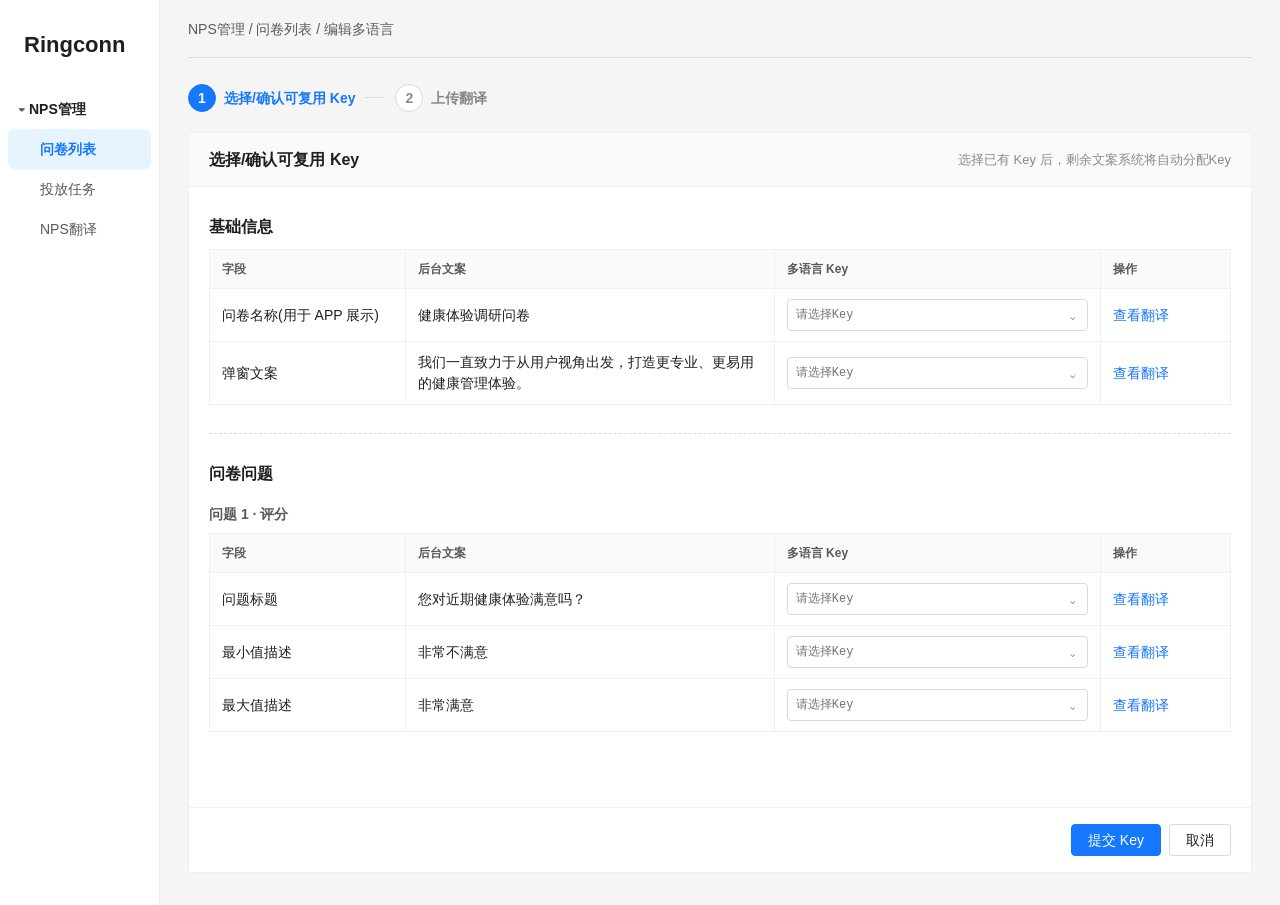
<file: prototypes/nps-task/i18n-translation-workflow.html>
<!doctype html>
<html lang="zh-CN">
  <head>
    <meta charset="UTF-8" />
    <meta name="viewport" content="width=device-width, initial-scale=1.0" />
    <title>NPS 多语言配置</title>
    <style>
      * { box-sizing: border-box; }
      :root { --primary:#1677ff; --primary-hover:#4096ff; --text:#1f1f1f; --secondary:#595959; --tertiary:rgba(0,0,0,.45); --border:#d9d9d9; --border-light:#f0f0f0; --fill:#f5f5f5; --fill-secondary:#fafafa; --bg:#f5f5f5; }
      body { min-width:1180px; margin:0; color:var(--text); background:var(--bg); font:14px/1.5 -apple-system,BlinkMacSystemFont,"PingFang SC","Microsoft YaHei",Arial,sans-serif; }
      .shell { display:flex; min-height:100vh; }.sider { width:160px; padding:28px 8px; border-right:1px solid var(--border-light); background:#fff; }.brand { margin:0 16px 28px; font-size:22px; font-weight:700; }.nav-root { height:40px; padding:10px; font-weight:600; }.nav-root::before { margin-right:4px; color:var(--secondary); content:"▾"; }.nav-item { width:100%; height:40px; padding:0 10px 0 32px; border:0; border-radius:6px; color:var(--secondary); background:transparent; font:inherit; text-align:left; cursor:pointer; }.nav-item.active { color:var(--primary); background:#e6f4ff; font-weight:600; }
      .main { width:calc(100% - 160px); padding:0 28px 32px; }.breadcrumb { height:58px; padding:19px 0; border-bottom:1px solid var(--border); color:var(--secondary); }.workflow-tabs { display:flex; gap:40px; padding:24px 0 18px; }.workflow-tab { position:relative; display:flex; align-items:center; gap:8px; height:32px; color:var(--tertiary); font-weight:600; }.workflow-tab:not(:last-child)::after { position:absolute; top:15px; left:calc(100% + 10px); width:20px; height:1px; background:var(--border); content:""; }.workflow-tab.active,.workflow-tab.done { color:var(--primary); }.workflow-tab.done::after { background:var(--primary); }.tab-number { display:inline-flex; align-items:center; justify-content:center; width:28px; height:28px; border:1px solid var(--border); border-radius:50%; background:#fff; }.workflow-tab.active .tab-number,.workflow-tab.done .tab-number { border-color:var(--primary); color:#fff; background:var(--primary); }
      .workflow-panel { display:none; border:1px solid var(--border-light); border-radius:6px; background:#fff; }.workflow-panel.active { display:block; }.panel-head,.translation-toolbar { display:flex; align-items:center; justify-content:space-between; min-height:54px; padding:10px 20px; border-bottom:1px solid var(--border-light); background:var(--fill-secondary); }.panel-head strong,.translation-toolbar strong { font-size:16px; }.panel-head-note,.translation-toolbar-note { color:var(--tertiary); font-size:13px; }.binding-scroll { height:min(620px,calc(100vh - 236px)); min-height:430px; overflow:auto; padding:0 20px 24px; }.binding-section { margin-top:28px; }.binding-section + .binding-section { padding-top:28px; border-top:1px dashed var(--border); }.binding-section-title { margin-bottom:10px; font-size:16px; font-weight:600; }.question-title { margin:18px 0 8px; color:var(--secondary); font-weight:600; }
      .binding-table { width:100%; border-collapse:collapse; table-layout:fixed; }.binding-table th,.binding-table td { padding:10px 12px; border:1px solid var(--border-light); text-align:left; vertical-align:middle; word-break:break-word; }.binding-table th { color:var(--secondary); background:var(--fill-secondary); font-size:12px; font-weight:600; }.binding-table th:nth-child(1) { width:18%; }.binding-table th:nth-child(2) { width:34%; }.binding-table th:nth-child(3) { width:30%; }.binding-table th:nth-child(4) { width:12%; }.binding-table th:nth-child(5) { width:6%; } code { color:var(--text); font:12px ui-monospace,SFMono-Regular,Menlo,Consolas,monospace; }.key-combobox { position:relative; }.key-input,.translation-input { width:100%; height:32px; padding:4px 58px 4px 8px; border:1px solid var(--border); border-radius:4px; color:var(--text); background:#fff; font:inherit; }.key-input { font-size:12px; font-family:ui-monospace,SFMono-Regular,Menlo,Consolas,monospace; }.key-input:hover,.key-input:focus,.translation-input:focus { border-color:var(--primary); outline:0; }.key-combo-arrow,.key-clear { position:absolute; top:1px; width:28px; height:30px; border:0; color:var(--secondary); background:transparent; cursor:pointer; }.key-combo-arrow { right:1px; }.key-clear { right:29px; display:none; font-size:18px; line-height:28px; }.key-clear.show { display:block; }.key-clear:hover { color:var(--text); }.key-options { position:absolute; z-index:4; top:36px; left:0; right:0; display:none; max-height:220px; overflow:auto; border:1px solid var(--border); border-radius:4px; background:#fff; box-shadow:0 3px 6px rgba(0,0,0,.12); }.key-options.show { display:block; }.key-option { display:block; width:100%; padding:8px 10px; border:0; color:var(--text); background:#fff; font:12px ui-monospace,SFMono-Regular,Menlo,Consolas,monospace; text-align:left; cursor:pointer; }.key-option:hover { background:#e6f4ff; }.key-empty { padding:8px 10px; color:var(--tertiary); font-size:12px; }.action-link { padding:0; border:0; color:var(--primary); background:transparent; font:inherit; white-space:nowrap; cursor:pointer; }.action-link:hover { color:var(--primary-hover); }.action-link:disabled { color:rgba(0,0,0,.25); cursor:not-allowed; }
      .panel-actions,.dialog-actions { display:flex; justify-content:flex-end; gap:8px; padding:16px 20px; border-top:1px solid var(--border-light); background:#fff; }.panel-actions.spread { justify-content:space-between; }.button { height:32px; padding:0 16px; border:1px solid var(--border); border-radius:4px; color:var(--text); background:#fff; font:inherit; cursor:pointer; }.button:hover { border-color:var(--primary-hover); color:var(--primary); }.button.primary { border-color:var(--primary); color:#fff; background:var(--primary); }.button.primary:hover { border-color:var(--primary-hover); color:#fff; background:var(--primary-hover); }.button:disabled,.button:disabled:hover { border-color:#d9d9d9; color:rgba(0,0,0,.25); background:#f5f5f5; cursor:not-allowed; }
      .upload-dialog,.translation-dialog { position:fixed; z-index:10; inset:0; display:none; align-items:center; justify-content:center; background:rgba(0,0,0,.45); }.upload-dialog.show,.translation-dialog.show { display:flex; }.dialog-card { display:flex; flex-direction:column; width:720px; max-height:78vh; overflow:hidden; border-radius:8px; background:#fff; box-shadow:0 6px 16px rgba(0,0,0,.16); }.dialog-head { display:flex; align-items:center; justify-content:space-between; height:56px; padding:0 24px; border-bottom:1px solid var(--border-light); font-size:16px; font-weight:600; }.dialog-close { width:32px; height:32px; border:0; border-radius:4px; color:var(--secondary); background:transparent; font-size:24px; cursor:pointer; }.dialog-body { overflow:auto; padding:24px; }.upload-zone { display:flex; flex-direction:column; align-items:center; justify-content:center; min-height:260px; border:1px dashed #91caff; border-radius:8px; background:#f0f7ff; text-align:center; }.upload-zone.dragging { border-color:var(--primary); background:#e6f4ff; }.upload-icon { display:flex; align-items:center; justify-content:center; width:54px; height:54px; margin-bottom:16px; border-radius:50%; color:var(--primary); background:#e6f4ff; font-size:28px; }.upload-title { font-size:16px; font-weight:600; }.upload-note { margin-top:8px; color:var(--tertiary); }.selected-file { min-height:22px; margin-top:16px; color:var(--secondary); }.upload-input { display:none; }.language-table { width:100%; border-collapse:collapse; }.language-table th,.language-table td { padding:10px 12px; border-bottom:1px solid var(--border-light); text-align:left; vertical-align:top; }.language-table th { background:var(--fill-secondary); color:var(--secondary); font-size:12px; }.toast { position:fixed; z-index:20; top:24px; left:50%; display:none; transform:translateX(-50%); padding:10px 16px; border-radius:4px; background:#fff; box-shadow:0 3px 6px rgba(0,0,0,.12); }.toast.show { display:block; }
    </style>
  </head>
  <body>
    <div class="shell">
      <aside class="sider"><div class="brand">Ringconn</div><div class="nav-root">NPS管理</div><button class="nav-item active" id="goSurveyList" type="button">问卷列表</button><button class="nav-item" id="goTaskList" type="button">投放任务</button><button class="nav-item" id="goTranslationList" type="button">NPS翻译</button></aside>
      <main class="main">
        <div class="breadcrumb">NPS管理 / 问卷列表 / 编辑多语言</div>
        <div class="workflow-tabs"><div class="workflow-tab active" id="keyTab"><span class="tab-number">1</span><span>选择/确认可复用 Key</span></div><div class="workflow-tab" id="uploadTab"><span class="tab-number">2</span><span>上传翻译</span></div></div>
        <section class="workflow-panel active" id="keyPanel"><div class="panel-head"><strong>选择/确认可复用 Key</strong><span class="panel-head-note">选择已有 Key 后，剩余文案系统将自动分配Key</span></div><div class="binding-scroll" id="keyBindingList"></div><div class="panel-actions"><button class="button primary" id="submitKeys" type="button">提交 Key</button><button class="button" id="cancelKey" type="button">取消</button></div></section>
        <section class="workflow-panel" id="uploadPanel"><div class="translation-toolbar"><strong>上传翻译</strong><span class="translation-toolbar-note" id="translationFileName">未上传翻译文件</span></div><div class="binding-scroll" id="translationBindingList"></div><div class="panel-actions spread"><span><button class="button" id="downloadQuestionnaireCopy" type="button">下载问卷文案(缺失)</button><button class="button" id="uploadTranslation" type="button">上传翻译</button></span><span><button class="button primary" id="submitTranslations" type="button">提交</button><button class="button" id="cancelTranslations" type="button">取消</button></span></div></section>
      </main>
    </div>
    <div class="upload-dialog" id="uploadDialog" aria-hidden="true"><section class="dialog-card" role="dialog" aria-modal="true"><div class="dialog-head"><span>上传翻译</span><button class="dialog-close" data-close-upload type="button">×</button></div><div class="dialog-body"><div class="upload-zone" id="uploadZone"><div class="upload-icon">↑</div><div class="upload-title">拖拽文件到此处，或点击选择文件</div><div class="upload-note">只允许上传一个 XLSX 文件且不超过 5 M。</div><input class="upload-input" id="uploadFile" type="file" accept=".xlsx" /><button class="button" id="chooseUploadFile" type="button">选择文件</button><div class="selected-file" id="selectedUploadFile">未选择文件</div></div></div><div class="dialog-actions"><button class="button" data-close-upload type="button">取消</button><button class="button primary" id="confirmUpload" type="button">确认</button></div></section></div>
    <div class="translation-dialog" id="translationDialog" aria-hidden="true"><section class="dialog-card" role="dialog" aria-modal="true"><div class="dialog-head"><span id="translationDialogTitle">查看翻译</span><button class="dialog-close" data-close-translation type="button">×</button></div><div class="dialog-body"><div id="translationDialogMeta"></div><table class="language-table"><thead><tr><th>语言</th><th>翻译文案</th></tr></thead><tbody id="translationRows"></tbody></table></div><div class="dialog-actions" id="translationDialogActions"></div></section></div>
    <div class="toast" id="toast"></div>
    <script>
      const params = new URLSearchParams(window.location.search);
      let workflowCache = null;
      try { workflowCache = JSON.parse(window.sessionStorage.getItem("nps-admin-prototype-i18n-workflow-v1") || "null"); } catch { workflowCache = null; }
      const requestedTemplateId = params.get("templateId");
      const templateId = requestedTemplateId || workflowCache?.templateId || "10010";
      if (workflowCache && String(workflowCache.templateId) !== String(templateId)) workflowCache = null;
      const templateName = params.get("templateName") || workflowCache?.templateName || "健康体验调研问卷";
      const existingKeys = params.has("existingKeys") ? params.get("existingKeys") === "1" : Boolean(workflowCache?.existingKeys);
      const languageDefinitions = [["zh_cn","中文"],["zh_tw","繁体中文"],["en","英文"],["ja","日本语"],["de","德语"],["es","西班牙语"],["fr","法语"],["ar","阿拉伯语"],["cs","捷克语"],["tr","土耳其语"],["pl","波兰语"],["fi","芬兰语"],["it","意大利语"],["hu","匈牙利语"],["ro","罗马尼亚语"],["ko","韩语"],["lt","立陶宛语"],["ms","马来语"]].map(([key,label]) => ({ key,label }));
      const fallbackRows = [{name:"问卷名称(用于 APP 展示)",value:templateName,module:"base",databaseField:"app_display_name"},{name:"弹窗文案",value:"我们一直致力于从用户视角出发，打造更专业、更易用的健康管理体验。",module:"base",databaseField:"popup_copy"},{name:"问题标题",value:"您对近期健康体验满意吗？",module:"question",questionIndex:1,questionType:"评分",questionId:`${templateId}001`,databaseField:"title"},{name:"最小值描述",value:"非常不满意",module:"question",questionIndex:1,questionType:"评分",questionId:`${templateId}001`,databaseField:"min_desc"},{name:"最大值描述",value:"非常满意",module:"question",questionIndex:1,questionType:"评分",questionId:`${templateId}001`,databaseField:"max_desc"}];
      let rows; try { rows = JSON.parse(params.get("rows") || JSON.stringify(workflowCache?.rows || [])); } catch { rows = []; }
      rows = (rows.length ? rows : fallbackRows).filter((row) => String(row.value || "").trim()).map((row,index) => ({ ...row,index,bindingKey:existingKeys ? row.bindingKey || "" : "" }));
      const candidateKeys = ["nps.10004.app_display_name_1","nps.10004.popup_copy_1","nps.10005.global_question.1005001.title_1","nps.10005.global_question.1005001.subtitle_1","nps.10005.global_question.1005001.min_desc_1","nps.10005.global_question.1005001.max_desc_1","nps.10003.question.1003001.title_1","nps.10003.question.1003001.subtitle_1","nps.10003.question.1003001.min_desc_1","nps.10003.question.1003001.max_desc_1"];
      const translations = new Map(); let uploadedFile = null; let toastTimer;
      try { Object.entries(JSON.parse(sessionStorage.getItem("nps-admin-prototype-i18n-translations-v1") || "{}")[templateId] || {}).forEach(([key,value]) => translations.set(key,value)); } catch { /* 缓存不可用时不阻断原型流程 */ }
      const keyPanel=document.getElementById("keyPanel"), uploadPanel=document.getElementById("uploadPanel"), keyTab=document.getElementById("keyTab"), uploadTab=document.getElementById("uploadTab"), toast=document.getElementById("toast");
      const showToast=(message)=>{toast.textContent=message;toast.classList.add("show");clearTimeout(toastTimer);toastTimer=setTimeout(()=>toast.classList.remove("show"),2400);};
      const escapeHtml=(value)=>String(value || "").replace(/[&<>'"]/g,(char)=>({"&":"&amp;","<":"&lt;",">":"&gt;","'":"&#39;",'"':"&quot;"})[char]);
      const sectionRows=(module)=>rows.filter((row)=>row.module===module);
      const groupByQuestion=(items)=>items.reduce((groups,row)=>{const key=String(row.questionIndex||1);(groups[key] ||= []).push(row);return groups;},{});
      function sectionMarkup(title,items,isKeyStep){if(!items.length)return"";const table=(tableRows)=>`<table class="binding-table"><thead><tr><th>字段</th><th>后台文案</th><th>多语言 Key</th>${isKeyStep?"<th>操作</th>":"<th>英文翻译</th><th>操作</th>"}</tr></thead><tbody>${tableRows.map((row)=>`<tr data-row-index="${row.index}"><td>${escapeHtml(row.name)}</td><td>${escapeHtml(row.value)}</td><td>${isKeyStep?`<div class="key-combobox"><input class="key-input" data-key-input="${row.index}" value="${escapeHtml(row.bindingKey)}" placeholder="请选择Key" autocomplete="off" /><button class="key-clear${row.bindingKey ? " show" : ""}" data-key-clear="${row.index}" type="button" aria-label="清除已选Key">×</button><button class="key-combo-arrow" data-key-toggle="${row.index}" type="button" aria-label="选择Key">⌄</button><div class="key-options" data-key-options="${row.index}"></div></div>`:`<code>${escapeHtml(row.bindingKey)}</code>`}</td>${isKeyStep?`<td><button class="action-link key-view-translation" type="button">查看翻译</button></td>`:`<td>${escapeHtml(getTranslation(row,"en"))}</td><td><button class="action-link view-translation" type="button">查看翻译</button> <button class="action-link edit-translation" type="button">编辑</button></td>`}</tr>`).join("")}</tbody></table>`;const body=title==="基础信息"?table(items):Object.entries(groupByQuestion(items)).map(([index,group])=>`<div class="question-title">问题 ${index} · ${escapeHtml(group[0].questionType||"")}</div>${table(group)}`).join("");return `<section class="binding-section"><div class="binding-section-title">${title}</div>${body}</section>`;}
      const renderKeyStep=()=>{document.getElementById("keyBindingList").innerHTML=sectionMarkup("基础信息",sectionRows("base"),true)+sectionMarkup("全局问题",sectionRows("global"),true)+sectionMarkup("问卷问题",sectionRows("question"),true);};
      const renderUploadStep=()=>{document.getElementById("translationBindingList").innerHTML=sectionMarkup("基础信息",sectionRows("base"),false)+sectionMarkup("全局问题",sectionRows("global"),false)+sectionMarkup("问卷问题",sectionRows("question"),false);};
      function generatedKey(row){if(row.module==="base")return`nps.${templateId}.${row.databaseField}_1`;const scope=row.module==="global"?"global_question":"question";const id=row.questionId||`${templateId}${String(row.questionIndex||1).padStart(3,"0")}`;return`nps.${templateId}.${scope}.${id}.${row.databaseField}_1`;}
      function getTranslation(row,language){if(language==="zh_cn")return row.value;return translations.get(`${row.bindingKey}:${language}`)||"";}
      function setAutomaticTranslations(){rows.forEach((row)=>languageDefinitions.filter((language)=>language.key!=="zh_cn").forEach((language)=>translations.set(`${row.bindingKey}:${language.key}`,`${language.key==="en"?"English":language.label} ${row.value}`)));}
      function getMissingTranslationKey(){const targetLanguage=languageDefinitions.find((language)=>language.key!=="zh_cn");return rows.find((row)=>languageDefinitions.some((language)=>language.key!=="zh_cn"&&!getTranslation(row,language.key).trim()))?.bindingKey||targetLanguage?.key||"";}
      function persistTranslations(){try{const cached=JSON.parse(sessionStorage.getItem("nps-admin-prototype-i18n-translations-v1")||"{}");cached[templateId]=Object.fromEntries(translations);sessionStorage.setItem("nps-admin-prototype-i18n-translations-v1",JSON.stringify(cached));}catch{/* 缓存不可用时不阻断原型流程 */}}
      function escapeXml(value){return String(value||"").replace(/[<>&"']/g,(char)=>({"<":"&lt;",">":"&gt;","&":"&amp;",'"':"&quot;","'":"&apos;"})[char]);}
      const write16=(bytes,value)=>bytes.push(value&255,(value>>>8)&255);
      const write32=(bytes,value)=>bytes.push(value&255,(value>>>8)&255,(value>>>16)&255,(value>>>24)&255);
      const crcTable=Array.from({length:256},(_,index)=>{let crc=index;for(let bit=0;bit<8;bit+=1)crc=crc&1?0xedb88320^(crc>>>1):crc>>>1;return crc>>>0;});
      const crc32=(bytes)=>{let crc=0xffffffff;bytes.forEach((byte)=>{crc=crcTable[(crc^byte)&255]^(crc>>>8);});return(crc^0xffffffff)>>>0;};
      function createZip(files){const encoder=new TextEncoder(),output=[],central=[];let offset=0;files.forEach((file)=>{const name=encoder.encode(file.name),content=encoder.encode(file.content),checksum=crc32(content),local=[];write32(local,0x04034b50);write16(local,20);write16(local,0);write16(local,0);write16(local,0);write16(local,0);write32(local,checksum);write32(local,content.length);write32(local,content.length);write16(local,name.length);write16(local,0);output.push(...local,...name,...content);const header=[];write32(header,0x02014b50);write16(header,20);write16(header,20);write16(header,0);write16(header,0);write16(header,0);write16(header,0);write32(header,checksum);write32(header,content.length);write32(header,content.length);write16(header,name.length);write16(header,0);write16(header,0);write16(header,0);write16(header,0);write32(header,0);write32(header,offset);central.push(...header,...name);offset=output.length;});const centralOffset=output.length;output.push(...central);const ending=[];write32(ending,0x06054b50);write16(ending,0);write16(ending,0);write16(ending,files.length);write16(ending,files.length);write32(ending,central.length);write32(ending,centralOffset);write16(ending,0);output.push(...ending);return new Blob([new Uint8Array(output)],{type:"application/vnd.openxmlformats-officedocument.spreadsheetml.sheet"});}
      function downloadQuestionnaireCopy(){const missingRows=rows.filter((row)=>languageDefinitions.some((language)=>language.key!=="zh_cn"&&!getTranslation(row,language.key).trim()));if(!missingRows.length){showToast("暂无缺失的多语言文案。");return;}const exportRows=[["key","后台文案",...languageDefinitions.map((language)=>language.label)],...missingRows.map((row)=>[row.bindingKey,row.value,...languageDefinitions.map((language)=>getTranslation(row,language.key))])];const sheetData=exportRows.map((row,rowIndex)=>`<row r="${rowIndex+1}">${row.map((cell,cellIndex)=>`<c r="${String.fromCharCode(65+cellIndex)}${rowIndex+1}" t="inlineStr"><is><t>${escapeXml(cell)}</t></is></c>`).join("")}</row>`).join("");const worksheet=`<?xml version="1.0" encoding="UTF-8" standalone="yes"?><worksheet xmlns="http://schemas.openxmlformats.org/spreadsheetml/2006/main"><sheetData>${sheetData}</sheetData></worksheet>`;const workbook=`<?xml version="1.0" encoding="UTF-8" standalone="yes"?><workbook xmlns="http://schemas.openxmlformats.org/spreadsheetml/2006/main" xmlns:r="http://schemas.openxmlformats.org/officeDocument/2006/relationships"><sheets><sheet name="问卷缺失文案" sheetId="1" r:id="rId1"/></sheets></workbook>`;const rels=`<?xml version="1.0" encoding="UTF-8" standalone="yes"?><Relationships xmlns="http://schemas.openxmlformats.org/package/2006/relationships"><Relationship Id="rId1" Type="http://schemas.openxmlformats.org/officeDocument/2006/relationships/officeDocument" Target="xl/workbook.xml"/></Relationships>`;const workbookRels=`<?xml version="1.0" encoding="UTF-8" standalone="yes"?><Relationships xmlns="http://schemas.openxmlformats.org/package/2006/relationships"><Relationship Id="rId1" Type="http://schemas.openxmlformats.org/officeDocument/2006/relationships/worksheet" Target="worksheets/sheet1.xml"/></Relationships>`;const types=`<?xml version="1.0" encoding="UTF-8" standalone="yes"?><Types xmlns="http://schemas.openxmlformats.org/package/2006/content-types"><Default Extension="rels" ContentType="application/vnd.openxmlformats-package.relationships+xml"/><Default Extension="xml" ContentType="application/xml"/><Override PartName="/xl/workbook.xml" ContentType="application/vnd.openxmlformats-officedocument.spreadsheetml.sheet.main+xml"/><Override PartName="/xl/worksheets/sheet1.xml" ContentType="application/vnd.openxmlformats-officedocument.spreadsheetml.worksheet+xml"/></Types>`;const link=document.createElement("a"),url=URL.createObjectURL(createZip([{name:"[Content_Types].xml",content:types},{name:"_rels/.rels",content:rels},{name:"xl/workbook.xml",content:workbook},{name:"xl/_rels/workbook.xml.rels",content:workbookRels},{name:"xl/worksheets/sheet1.xml",content:worksheet}]));link.href=url;link.download=`${templateName.replace(/[\\/:*?"<>|]/g,"_")}问卷缺失文案.xlsx`;link.click();setTimeout(()=>URL.revokeObjectURL(url),0);showToast("缺失的问卷文案已开始导出。");}
      function switchToUpload(){keyPanel.classList.remove("active");uploadPanel.classList.add("active");keyTab.classList.remove("active");keyTab.classList.add("done");uploadTab.classList.add("active");renderUploadStep();}
      const returnToList=()=>{window.location.href="./index.html#survey-list";};
      function closeKeyOptions(){document.querySelectorAll("[data-key-options]").forEach((panel)=>panel.classList.remove("show"));}
      function renderKeyOptions(index){const input=document.querySelector(`[data-key-input="${index}"]`),panel=document.querySelector(`[data-key-options="${index}"]`);if(!input||!panel)return;const query=input.value.trim().toLowerCase();const matches=candidateKeys.filter((key)=>!query||key.toLowerCase().includes(query));panel.innerHTML=matches.length?matches.map((key)=>`<button class="key-option" data-key-value="${escapeHtml(key)}" type="button">${escapeHtml(key)}</button>`).join(""):'<div class="key-empty">暂无匹配 Key</div>';closeKeyOptions();panel.classList.add("show");}
      renderKeyStep();
      document.getElementById("keyBindingList").addEventListener("focusin",(event)=>{if(event.target.classList.contains("key-input"))renderKeyOptions(event.target.dataset.keyInput);});
      document.getElementById("keyBindingList").addEventListener("input",(event)=>{if(event.target.classList.contains("key-input")){const clear=event.target.closest(".key-combobox").querySelector(".key-clear");clear.classList.toggle("show",Boolean(event.target.value));renderKeyOptions(event.target.dataset.keyInput);}});
      document.getElementById("keyBindingList").addEventListener("click",(event)=>{const keyView=event.target.closest(".key-view-translation"),option=event.target.closest("[data-key-value]"),toggle=event.target.closest("[data-key-toggle]"),clear=event.target.closest("[data-key-clear]");if(keyView){const row=rows[Number(keyView.closest("tr[data-row-index]").dataset.rowIndex)];openTranslationDialog(row,false);return;}if(option){const box=option.closest(".key-combobox"),input=box.querySelector(".key-input");input.value=option.dataset.keyValue;box.querySelector(".key-clear").classList.add("show");closeKeyOptions();return;}if(clear){const box=clear.closest(".key-combobox"),input=box.querySelector(".key-input");input.value="";clear.classList.remove("show");input.focus();renderKeyOptions(clear.dataset.keyClear);return;}if(toggle){renderKeyOptions(toggle.dataset.keyToggle);}});
      document.addEventListener("click",(event)=>{if(!document.getElementById("keyBindingList").contains(event.target))closeKeyOptions();});
      function persistBoundKeys(){try{const cacheKey="nps-admin-prototype-session-v1",cache=JSON.parse(sessionStorage.getItem(cacheKey)||"{}");const template=(cache.templates||[]).find((item)=>String(item.template_id)===String(templateId));if(!template)return;template.i18n_bound_keys=Object.fromEntries(rows.filter((row)=>row.key&&row.bindingKey).map((row)=>[row.key,row.bindingKey]));sessionStorage.setItem(cacheKey,JSON.stringify(cache));}catch{/* 缓存不可用时不阻断原型流程 */}}
      document.getElementById("submitKeys").addEventListener("click",()=>{document.querySelectorAll("[data-key-input]").forEach((input)=>{rows[Number(input.dataset.keyInput)].bindingKey=input.value.trim();});if(rows.some((row)=>row.bindingKey.toLowerCase().includes("error"))){showToast("提交失败，请稍后重试");return;}const button=document.getElementById("submitKeys");button.disabled=true;button.textContent="提交中...";setTimeout(()=>{rows.forEach((row)=>{if(!row.bindingKey)row.bindingKey=generatedKey(row);});persistBoundKeys();button.disabled=false;button.textContent="提交 Key";showToast("Key已保存。");switchToUpload();},700);});
      document.getElementById("cancelKey").addEventListener("click",returnToList);document.getElementById("goSurveyList").addEventListener("click",returnToList);document.getElementById("goTaskList").addEventListener("click",()=>{window.location.href="./index.html#nps-task";});document.getElementById("goTranslationList").addEventListener("click",()=>{window.location.href="./translation-query.html?v=20260903-06";});
      const uploadDialog=document.getElementById("uploadDialog"),translationDialog=document.getElementById("translationDialog"),uploadFile=document.getElementById("uploadFile");
      const closeUploadDialog=()=>{uploadDialog.classList.remove("show");uploadDialog.setAttribute("aria-hidden","true");};
      function openUploadDialog(){uploadFile.value="";uploadedFile=null;document.getElementById("selectedUploadFile").textContent="未选择文件";uploadDialog.classList.add("show");uploadDialog.setAttribute("aria-hidden","false");}
      function setFile(file){if(!file)return;if(!file.name.toLowerCase().endsWith(".xlsx")){showToast("仅支持上传 XLSX 文件。");return;}if(file.size>5*1024*1024){showToast("文件大小不能超过 5 M。");return;}uploadedFile=file;document.getElementById("selectedUploadFile").textContent=`已选择：${file.name}`;}
      document.getElementById("uploadTranslation").addEventListener("click",openUploadDialog);document.getElementById("chooseUploadFile").addEventListener("click",()=>uploadFile.click());uploadFile.addEventListener("change",()=>setFile(uploadFile.files[0]));
      document.getElementById("downloadQuestionnaireCopy").addEventListener("click",downloadQuestionnaireCopy);
      const uploadZone=document.getElementById("uploadZone");["dragenter","dragover"].forEach((name)=>uploadZone.addEventListener(name,(event)=>{event.preventDefault();uploadZone.classList.add("dragging");}));["dragleave","drop"].forEach((name)=>uploadZone.addEventListener(name,(event)=>{event.preventDefault();uploadZone.classList.remove("dragging");}));uploadZone.addEventListener("drop",(event)=>setFile(event.dataTransfer.files[0]));document.querySelectorAll("[data-close-upload]").forEach((button)=>button.addEventListener("click",closeUploadDialog));
      document.getElementById("confirmUpload").addEventListener("click",()=>{if(!uploadedFile){showToast("请先上传翻译文案。");return;}const button=document.getElementById("confirmUpload");button.disabled=true;button.textContent="处理中...";setTimeout(()=>{setAutomaticTranslations();document.getElementById("translationFileName").textContent=`已上传：${uploadedFile.name}`;button.disabled=false;button.textContent="确认";closeUploadDialog();renderUploadStep();showToast("翻译已暂存，点击提交才会生效。");},700);});
      document.getElementById("translationBindingList").addEventListener("click",(event)=>{const button=event.target.closest("button"),element=event.target.closest("tr[data-row-index]");if(!button||!element)return;const row=rows[Number(element.dataset.rowIndex)];if(button.classList.contains("view-translation"))openTranslationDialog(row,false);if(button.classList.contains("edit-translation"))openTranslationDialog(row,true);});
      const closeTranslationDialog=()=>{translationDialog.classList.remove("show");translationDialog.setAttribute("aria-hidden","true");};
      function openTranslationDialog(row,editable){document.getElementById("translationDialogTitle").textContent=editable?"编辑翻译":"查看翻译";document.getElementById("translationDialogMeta").innerHTML=`<p><strong>多语言 Key：</strong><code>${escapeHtml(row.bindingKey)}</code></p><p><strong>后台文案：</strong>${escapeHtml(row.value)}</p>`;const table=document.getElementById("translationRows");table.innerHTML=languageDefinitions.map((language)=>`<tr><td>${language.label}</td><td>${editable&&language.key!=="zh_cn"?`<input class="translation-input" data-language="${language.key}" value="${escapeHtml(getTranslation(row,language.key))}" />`:escapeHtml(getTranslation(row,language.key))}</td></tr>`).join("");const actions=document.getElementById("translationDialogActions");actions.innerHTML=`<button class="button" id="cancelTranslationDialog" type="button">${editable?"取消":"关闭"}</button>${editable?'<button class="button primary" id="saveTranslationDialog" type="button">确定</button>':""}`;document.getElementById("cancelTranslationDialog").addEventListener("click",closeTranslationDialog);if(editable)document.getElementById("saveTranslationDialog").addEventListener("click",()=>{const inputs=[...table.querySelectorAll("[data-language]")];if(inputs.some((input)=>!input.value.trim())){showToast("翻译有空值，请补充全部翻译。");return;}inputs.forEach((input)=>translations.set(`${row.bindingKey}:${input.dataset.language}`,input.value.trim()));renderUploadStep();closeTranslationDialog();showToast("翻译已暂存，点击提交才会生效。");});translationDialog.classList.add("show");translationDialog.setAttribute("aria-hidden","false");}
      document.querySelectorAll("[data-close-translation]").forEach((button)=>button.addEventListener("click",closeTranslationDialog));document.getElementById("submitTranslations").addEventListener("click",()=>{const missingKey=getMissingTranslationKey();if(missingKey){showToast(`${missingKey}翻译有空值，请补充全部翻译。`);return;}persistTranslations();showToast("多语言 Key 和翻译已提交。");setTimeout(()=>{window.location.href=`./index.html?i18nSaved=${encodeURIComponent(templateId)}#survey-list`;},650);});document.getElementById("cancelTranslations").addEventListener("click",returnToList);
    </script>
  </body>
</html>
</file>
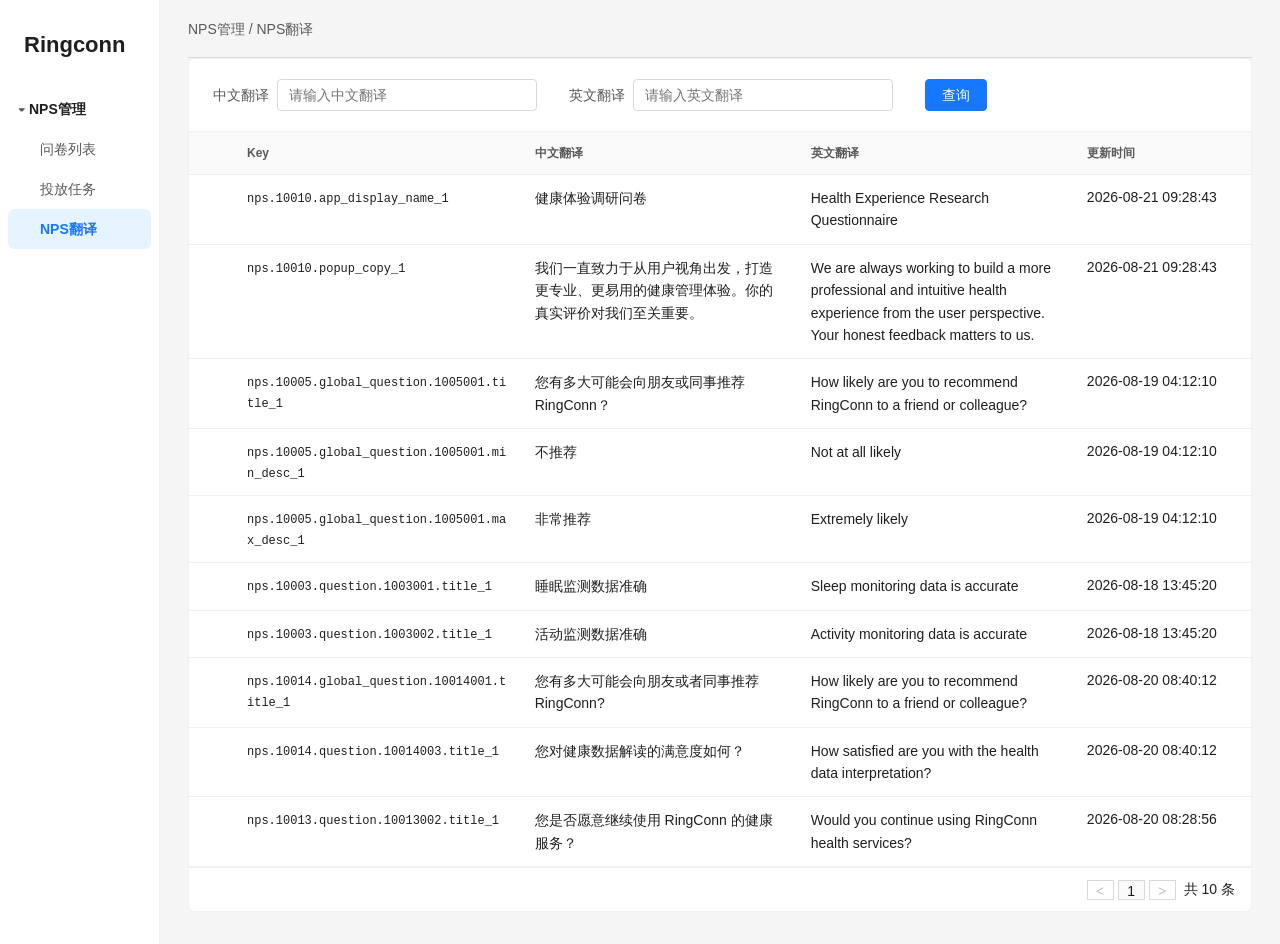
<file: prototypes/nps-task/translation-query.html>
<!doctype html>
<html lang="zh-CN">
  <head>
    <meta charset="UTF-8" />
    <meta name="viewport" content="width=device-width, initial-scale=1.0" />
    <title>NPS 问卷翻译</title>
    <style>
      :root { --primary:#1677ff; --primary-hover:#4096ff; --text:#1f1f1f; --secondary:#595959; --tertiary:rgba(0,0,0,.45); --border:#d9d9d9; --border-light:#f0f0f0; --fill:#fafafa; --bg:#f5f5f5; }
      * { box-sizing:border-box; } body { min-width:1180px; margin:0; color:var(--text); background:var(--bg); font:14px/1.5 -apple-system,BlinkMacSystemFont,"PingFang SC","Microsoft YaHei",Arial,sans-serif; }
      .shell { display:flex; min-height:100vh; }.sider { width:160px; padding:28px 8px; border-right:1px solid var(--border-light); background:#fff; }.brand { margin:0 16px 28px; font-size:22px; font-weight:700; }.nav-root { height:40px; padding:10px; font-weight:600; }.nav-root::before { margin-right:4px; color:var(--secondary); content:"▾"; }.nav-item { width:100%; height:40px; padding:0 10px 0 32px; border:0; border-radius:6px; color:var(--secondary); background:transparent; font:inherit; text-align:left; cursor:pointer; }.nav-item.active { color:var(--primary); background:#e6f4ff; font-weight:600; }
      .main { flex:1; min-width:0; padding:0 28px 32px; }.breadcrumb { height:58px; padding:19px 0; border-bottom:1px solid var(--border); color:var(--secondary); }.title { margin:24px 0 20px; font-size:20px; font-weight:600; }.panel { border:1px solid var(--border-light); border-radius:6px; background:#fff; }.search { display:flex; align-items:center; gap:32px; padding:20px 24px; border-bottom:1px solid var(--border-light); }.field { display:flex; align-items:center; gap:8px; }.field label { color:var(--secondary); white-space:nowrap; }.input { width:260px; height:32px; padding:4px 11px; border:1px solid var(--border); border-radius:4px; color:var(--text); background:#fff; font:inherit; }.input:hover,.input:focus { border-color:var(--primary); outline:0; }.button { height:32px; padding:0 16px; border:1px solid var(--border); border-radius:4px; color:var(--text); background:#fff; font:inherit; cursor:pointer; }.button:hover { border-color:var(--primary-hover); color:var(--primary); }.button.primary { border-color:var(--primary); color:#fff; background:var(--primary); }.button.primary:hover { border-color:var(--primary-hover); color:#fff; background:var(--primary-hover); }
      .table-wrap { overflow:auto; }.table { width:100%; min-width:1160px; border-collapse:collapse; table-layout:fixed; }.table th,.table td { padding:12px 14px; border-bottom:1px solid var(--border-light); text-align:left; vertical-align:top; word-break:break-word; }.table th { color:var(--secondary); background:var(--fill); font-size:12px; font-weight:600; }.table th:nth-child(1){width:44px;text-align:center;}.table th:nth-child(2){width:25%;}.table th:nth-child(3),.table th:nth-child(4){width:24%;}.table th:nth-child(5){width:16%;}.table th:nth-child(6){width:8%;}.check-cell { text-align:center; }.content-cell { white-space:pre-wrap; line-height:1.6; }.key { color:var(--text); font:12px ui-monospace,SFMono-Regular,Menlo,Consolas,monospace; }.action { padding:0; border:0; color:var(--primary); background:transparent; font:inherit; white-space:nowrap; cursor:pointer; }.action:hover { color:var(--primary-hover); }.action + .action { margin-left:14px; }.pager { display:flex; align-items:center; justify-content:flex-end; gap:4px; height:44px; padding:12px 16px; border-top:1px solid var(--border-light); }.page-btn { width:27px; height:20px; border:1px solid var(--border); color:var(--secondary); background:#fff; font:inherit; line-height:18px; cursor:pointer; }.page-btn.current { color:var(--text); background:var(--fill); }.page-btn:disabled { color:rgba(0,0,0,.25); background:#fff; cursor:not-allowed; }.pager-total { margin-left:4px; color:var(--text-secondary); }
      .modal { position:fixed; z-index:10; inset:0; display:none; align-items:center; justify-content:center; background:rgba(0,0,0,.45); }.modal.show { display:flex; }.dialog { display:flex; flex-direction:column; width:720px; max-height:78vh; overflow:hidden; border-radius:8px; background:#fff; box-shadow:0 6px 16px rgba(0,0,0,.16); }.dialog-head { display:flex; align-items:center; justify-content:space-between; height:56px; padding:0 24px; border-bottom:1px solid var(--border-light); font-size:16px; font-weight:600; }.close { width:32px; height:32px; border:0; border-radius:4px; color:var(--secondary); background:transparent; font-size:24px; cursor:pointer; }.dialog-body { overflow:auto; padding:20px 24px; }.meta { margin-bottom:14px; color:var(--secondary); }.meta p { margin:6px 0; }.languages { width:100%; border-collapse:collapse; }.languages th,.languages td { padding:10px 12px; border-bottom:1px solid var(--border-light); text-align:left; vertical-align:top; }.languages th { color:var(--secondary); background:var(--fill); font-size:12px; }.translation-input { width:100%; min-height:32px; padding:5px 8px; border:1px solid var(--border); border-radius:4px; font:inherit; resize:vertical; }.dialog-actions { display:flex; justify-content:flex-end; gap:8px; padding:16px 24px; border-top:1px solid var(--border-light); }.toast { position:fixed; z-index:20; top:24px; left:50%; display:none; transform:translateX(-50%); padding:10px 16px; border-radius:4px; background:#fff; box-shadow:0 3px 6px rgba(0,0,0,.12); }.toast.show { display:block; }
    </style>
    <style>
      #syncTranslations, #selectAllTranslations, .translation-select, .action.edit { display:none !important; }
    </style>
  </head>
  <body>
    <div class="shell"><aside class="sider"><div class="brand">Ringconn</div><div class="nav-root">NPS管理</div><button class="nav-item active" id="goSurveyList" type="button">问卷列表</button><button class="nav-item" id="goTaskList" type="button">投放任务</button></aside><main class="main"><div class="breadcrumb">NPS管理 / 问卷列表 / 查看所有翻译</div><section class="panel"><form class="search" id="searchForm"><div class="field"><label for="zhSearch">中文翻译</label><input class="input" id="zhSearch" type="text" placeholder="请输入中文翻译" /></div><div class="field"><label for="enSearch">英文翻译</label><input class="input" id="enSearch" type="text" placeholder="请输入英文翻译" /></div><button class="button primary" type="submit">查询</button><button class="button primary" id="syncTranslations" type="button" disabled>一键同步</button></form><div class="table-wrap"><table class="table"><thead><tr><th><input id="selectAllTranslations" type="checkbox" aria-label="全选翻译" /></th><th>Key</th><th>中文翻译</th><th>英文翻译</th><th>更新时间</th><th>操作</th></tr></thead><tbody id="translationRows"></tbody></table></div><div class="pager"><button class="page-btn" type="button" disabled>&lt;</button><button class="page-btn current" type="button">1</button><button class="page-btn" type="button" disabled>&gt;</button><span class="pager-total" id="translationRowCount">共 0 条</span></div></section></main></div>
    <div class="modal" id="translationModal" aria-hidden="true"><section class="dialog" role="dialog" aria-modal="true"><div class="dialog-head"><span id="dialogTitle">查看翻译</span><button class="close" id="closeDialog" type="button">×</button></div><div class="dialog-body"><div class="meta" id="dialogMeta"></div><table class="languages"><thead><tr><th>语言</th><th>翻译文案</th></tr></thead><tbody id="languageRows"></tbody></table></div><div class="dialog-actions" id="dialogActions"></div></section></div><div class="modal" id="syncModal" aria-hidden="true"><section class="dialog" role="dialog" aria-modal="true"><div class="dialog-head"><span>一键同步</span></div><div class="dialog-body">确定将翻译同步到各个数据中心吗？</div><div class="dialog-actions"><button class="button" id="cancelSync" type="button">取消</button><button class="button primary" id="confirmSync" type="button">确定</button></div></section></div><div class="toast" id="toast"></div>
    <script>
      const languages=[['zh_cn','中文'],['zh_tw','繁体中文'],['en','英文'],['ja','日本语'],['de','德语'],['es','西班牙语'],['fr','法语'],['ar','阿拉伯语'],['cs','捷克语'],['tr','土耳其语'],['pl','波兰语'],['fi','芬兰语'],['it','意大利语'],['hu','匈牙利语'],['ro','罗马尼亚语'],['ko','韩语'],['lt','立陶宛语'],['ms','马来语']];
      const data=[
        {key:'nps.10010.app_display_name_1',zh:'健康体验调研问卷',en:'Health Experience Research Questionnaire',updatedAt:'2026-08-21T09:28:43Z',active:false},
        {key:'nps.10010.popup_copy_1',zh:'我们一直致力于从用户视角出发，打造更专业、更易用的健康管理体验。你的真实评价对我们至关重要。',en:'We are always working to build a more professional and intuitive health experience from the user perspective. Your honest feedback matters to us.',updatedAt:'2026-08-21T09:28:43Z',active:false},
        {key:'nps.10005.global_question.1005001.title_1',zh:'您有多大可能会向朋友或同事推荐 RingConn？',en:'How likely are you to recommend RingConn to a friend or colleague?',updatedAt:'2026-08-19T04:12:10Z',active:true},
        {key:'nps.10005.global_question.1005001.min_desc_1',zh:'不推荐',en:'Not at all likely',updatedAt:'2026-08-19T04:12:10Z',active:true},
        {key:'nps.10005.global_question.1005001.max_desc_1',zh:'非常推荐',en:'Extremely likely',updatedAt:'2026-08-19T04:12:10Z',active:true},
        {key:'nps.10003.question.1003001.title_1',zh:'睡眠监测数据准确',en:'Sleep monitoring data is accurate',updatedAt:'2026-08-18T13:45:20Z',active:true},
        {key:'nps.10003.question.1003002.title_1',zh:'活动监测数据准确',en:'Activity monitoring data is accurate',updatedAt:'2026-08-18T13:45:20Z',active:true},
        {key:'nps.10014.global_question.10014001.title_1',zh:'您有多大可能会向朋友或者同事推荐RingConn?',en:'How likely are you to recommend RingConn to a friend or colleague?',updatedAt:'2026-08-20T08:40:12Z',active:true},
        {key:'nps.10014.question.10014003.title_1',zh:'您对健康数据解读的满意度如何？',en:'How satisfied are you with the health data interpretation?',updatedAt:'2026-08-20T08:40:12Z',active:true},
        {key:'nps.10013.question.10013002.title_1',zh:'您是否愿意继续使用 RingConn 的健康服务？',en:'Would you continue using RingConn health services?',updatedAt:'2026-08-20T08:28:56Z',active:true}
      ].map((row)=>({...row,translations:Object.fromEntries(languages.map(([key,label])=>[key,key==='zh_cn'?row.zh:key==='en'?row.en:`${label} ${row.en}`]))}));
      const escape=(value)=>String(value??'').replace(/[&<>'"]/g,(c)=>({'&':'&amp;','<':'&lt;','>':'&gt;',"'":'&#39;','"':'&quot;'}[c]));
      const formatTime=(iso)=>new Intl.DateTimeFormat('zh-CN',{year:'numeric',month:'2-digit',day:'2-digit',hour:'2-digit',minute:'2-digit',second:'2-digit',hour12:false}).format(new Date(iso)).replaceAll('/','-');
      const tbody=document.getElementById('translationRows'),modal=document.getElementById('translationModal'),syncModal=document.getElementById('syncModal'),toast=document.getElementById('toast'),selectedKeys=new Set();let timer,syncTimer;
      function updateSyncButton(){document.getElementById('syncTranslations').disabled=selectedKeys.size===0;}
      function render(){const zh=document.getElementById('zhSearch').value.trim().toLowerCase(),en=document.getElementById('enSearch').value.trim().toLowerCase();const rows=data.filter((row)=>(!zh||row.zh.toLowerCase().includes(zh))&&(!en||row.en.toLowerCase().includes(en)));tbody.innerHTML=rows.length?rows.map((row)=>`<tr data-key="${escape(row.key)}"><td class="check-cell"><input class="translation-select" type="checkbox" ${selectedKeys.has(row.key)?'checked':''} aria-label="选择翻译 ${escape(row.key)}" /></td><td><code class="key">${escape(row.key)}</code></td><td class="content-cell">${escape(row.zh)}</td><td class="content-cell">${escape(row.en)}</td><td>${formatTime(row.updatedAt)}</td><td><button class="action view" type="button">查看翻译</button><button class="action edit" type="button">编辑</button></td></tr>`).join(''):'<tr><td colspan="6" style="padding:42px;text-align:center;color:rgba(0,0,0,.45)">暂无匹配数据</td></tr>';const selectAll=document.getElementById('selectAllTranslations');selectAll.checked=rows.length>0&&rows.every((row)=>selectedKeys.has(row.key));selectAll.indeterminate=rows.some((row)=>selectedKeys.has(row.key))&&!selectAll.checked;selectAll.disabled=rows.length===0;document.getElementById('translationRowCount').textContent=`共 ${rows.length} 条`;updateSyncButton();}
      function showToast(message){toast.textContent=message;toast.classList.add('show');clearTimeout(timer);timer=setTimeout(()=>toast.classList.remove('show'),2400);}
      function close(){modal.classList.remove('show');modal.setAttribute('aria-hidden','true');}
      function open(row,editable){document.getElementById('dialogTitle').textContent=editable?'编辑翻译':'查看翻译';document.getElementById('dialogMeta').innerHTML=`<p><strong>多语言 Key：</strong><code class="key">${escape(row.key)}</code></p><p><strong>后台文案：</strong>${escape(row.zh)}</p>`;document.getElementById('languageRows').innerHTML=languages.map(([key,label])=>`<tr><td>${label}</td><td>${editable&&key!=='zh_cn'?`<textarea class="translation-input" data-language="${key}">${escape(row.translations[key])}</textarea>`:escape(row.translations[key])}</td></tr>`).join('');document.getElementById('dialogActions').innerHTML=editable?'<button class="button" id="cancelEdit" type="button">取消</button><button class="button primary" id="saveEdit" type="button">确定</button>':'<button class="button" id="closeView" type="button">关闭</button>';document.getElementById(editable?'cancelEdit':'closeView').addEventListener('click',close);if(editable)document.getElementById('saveEdit').addEventListener('click',()=>{document.querySelectorAll('[data-language]').forEach((input)=>row.translations[input.dataset.language]=input.value.trim());row.en=row.translations.en;row.updatedAt=new Date().toISOString();close();render();showToast('翻译已暂存，点击提交才会生效。');});modal.classList.add('show');modal.setAttribute('aria-hidden','false');}
      function closeSync(){clearTimeout(syncTimer);const button=document.getElementById('confirmSync');button.disabled=false;button.textContent='确定';syncModal.classList.remove('show');syncModal.setAttribute('aria-hidden','true');}
      document.getElementById('searchForm').addEventListener('submit',(event)=>{event.preventDefault();render();});tbody.addEventListener('change',(event)=>{const input=event.target.closest('.translation-select');if(!input)return;const key=input.closest('tr').dataset.key;if(input.checked)selectedKeys.add(key);else selectedKeys.delete(key);render();});tbody.addEventListener('click',(event)=>{const button=event.target.closest('button');if(!button)return;const row=data.find((item)=>item.key===button.closest('tr').dataset.key);open(row,button.classList.contains('edit'));});document.getElementById('selectAllTranslations').addEventListener('change',(event)=>{[...tbody.querySelectorAll('.translation-select')].forEach((input)=>{const key=input.closest('tr').dataset.key;if(event.target.checked)selectedKeys.add(key);else selectedKeys.delete(key);});render();});document.getElementById('syncTranslations').addEventListener('click',()=>{if(!selectedKeys.size){showToast('请先选择需要同步的翻译。');return;}syncModal.classList.add('show');syncModal.setAttribute('aria-hidden','false');});document.getElementById('cancelSync').addEventListener('click',closeSync);document.getElementById('confirmSync').addEventListener('click',()=>{const button=document.getElementById('confirmSync');button.disabled=true;button.textContent='同步中...';syncTimer=setTimeout(()=>{const succeeded=[...selectedKeys].every((key)=>data.find((row)=>row.key===key)?.syncState!=='failed');if(succeeded){selectedKeys.clear();closeSync();render();showToast('翻译已同步到各个数据中心。');}else{closeSync();showToast('翻译同步失败，请稍后重试。');}},850);});document.getElementById('closeDialog').addEventListener('click',close);modal.addEventListener('click',(event)=>{if(event.target===modal)close();});syncModal.addEventListener('click',(event)=>{if(event.target===syncModal)closeSync();});document.getElementById('goSurveyList').addEventListener('click',()=>location.href='./index.html#survey-list');document.getElementById('goTaskList').addEventListener('click',()=>location.href='./index.html#nps-task');render();
    </script>
    <script>
      const translationNav = document.createElement('button');
      const surveyNav = document.getElementById('goSurveyList');
      translationNav.className = 'nav-item active';
      translationNav.type = 'button';
      translationNav.textContent = 'NPS翻译';
      surveyNav.classList.remove('active');
      document.getElementById('goTaskList').insertAdjacentElement('afterend', translationNav);
      document.querySelector('.breadcrumb').textContent = 'NPS管理 / NPS翻译';
      translationNav.addEventListener('click', () => window.location.reload());
    </script>
  </body>
</html>
</file>
<file: prototypes/nps-task-v2/styles.css>
* {
  box-sizing: border-box;
}

:root {
  --content-width: calc(100vw - 184px);
  --table-width: 2520px;
  --ant-color-primary: #1677FF;
  --ant-color-primary-hover: #4096FF;
  --ant-color-primary-active: #0958D9;
  --ant-color-success: #52C41A;
  --ant-color-warning: #FAAD14;
  --ant-color-error: #FF4D4F;
  --ant-color-error-hover: #FF7875;
  --ant-color-error-active: #D9363E;
  --ant-color-link: #1677FF;
  --ant-color-bg-container: #FFFFFF;
  --ant-color-bg-layout: #F5F5F5;
  --ant-color-fill: #F5F5F5;
  --ant-color-fill-secondary: #FAFAFA;
  --ant-color-fill-selected: #E6F4FF;
  --ant-color-success-bg: #F6FFED;
  --ant-color-success-border: #B7EB8F;
  --ant-color-success-text: #389E0D;
  --ant-color-warning-bg: #FFFBE6;
  --ant-color-warning-border: #FFE58F;
  --ant-color-warning-text: #D48806;
  --ant-color-error-bg: #FFF2F0;
  --ant-color-error-border: #FFCCC7;
  --ant-color-error-text: #CF1322;
  --ant-color-info-border: #91CAFF;
  --ant-color-text: #1F1F1F;
  --ant-color-text-secondary: #595959;
  --ant-color-text-tertiary: rgba(0, 0, 0, 0.45);
  --ant-color-text-disabled: #BFBFBF;
  --ant-color-border: #D9D9D9;
  --ant-color-border-secondary: #F0F0F0;
  --ant-color-disabled-bg: #F5F5F5;
  --ant-color-mask: rgba(0, 0, 0, 0.45);
  --ant-box-shadow: 0 6px 16px 0 rgba(0, 0, 0, 0.08), 0 3px 6px -4px rgba(0, 0, 0, 0.12), 0 9px 28px 8px rgba(0, 0, 0, 0.05);
  --ant-box-shadow-secondary: 0 2px 8px rgba(0, 0, 0, 0.08);
  --ant-box-shadow-tertiary: 0 1px 2px 0 rgba(0, 0, 0, 0.05), 0 1px 6px -1px rgba(0, 0, 0, 0.03), 0 2px 4px 0 rgba(0, 0, 0, 0.03);
  --active-line-color: var(--ant-color-primary);
}

html,
body {
  margin: 0;
  min-height: 100%;
  font-family: "ArialMT", "Arial", "PingFang SC", sans-serif;
  font-size: 13px;
  color: var(--ant-color-text);
  background: var(--ant-color-bg-container);
}

button,
input,
select {
  outline: none;
  font: inherit;
}

.hidden {
  display: none !important;
}

.prototype-shell {
  position: relative;
  width: 100%;
  min-width: 1120px;
  min-height: 956px;
  background: var(--ant-color-bg-container);
  border: 1px solid var(--ant-color-border);
  border-bottom-color: transparent;
}

.prototype-shell.template-layout {
  width: 100%;
}

.side-nav {
  position: absolute;
  left: 0;
  top: 0;
  width: 160px;
  height: 956px;
  background: var(--ant-color-bg-container);
  border-right: 1px solid var(--ant-color-border-secondary);
}

.brand {
  position: absolute;
  left: 24px;
  top: 28px;
  width: 128px;
  height: 29px;
  color: var(--ant-color-text);
  font-family: "Arial-BoldMT", "Arial Bold", "Arial", sans-serif;
  font-size: 22px;
  font-weight: 700;
  line-height: 29px;
}

.tree {
  position: absolute;
  left: 0;
  top: 84px;
  width: 160px;
  padding: 0 8px;
}

.tree-root,
.tree-node {
  position: relative;
  width: 144px;
  height: 40px;
  padding: 0;
  border: 0;
  background: transparent;
  color: var(--ant-color-text-secondary);
  font-family: "PingFangSC-Regular", "PingFang SC", sans-serif;
  font-size: 14px;
  line-height: 40px;
  text-align: left;
}

.tree-root {
  display: flex;
  align-items: center;
  padding: 0 12px;
  border-radius: 6px;
  color: var(--ant-color-text);
  font-family: "PingFangSC-Semibold", "PingFang SC", sans-serif;
  font-weight: 600;
}

.tree-node {
  display: block;
  margin-left: 0;
  padding: 0 10px 0 32px;
  border-radius: 6px;
  cursor: pointer;
  transition: background-color 0.2s, color 0.2s;
}

#surveyListNav,
#templatePlanBNav {
  width: 144px;
}

#surveyListNav .tree-label,
#templatePlanBNav .tree-label {
  white-space: nowrap;
}

.tree-node.active,
.tree-root.selected .tree-label {
  background: transparent;
  font-family: "PingFangSC-Semibold", "PingFang SC", sans-serif;
  font-weight: 650;
}

.tree-node:hover {
  color: var(--ant-color-text);
  background: var(--ant-color-fill);
}

.tree-node.active {
  color: var(--ant-color-primary);
  background: var(--ant-color-fill-selected);
}

.tree-label {
  position: static;
  display: inline-block;
}

.tree-dot {
  display: inline-block;
  width: 16px;
  margin-right: 4px;
  color: var(--ant-color-text-secondary);
  text-align: center;
}

.main-canvas {
  position: absolute;
  left: 172px;
  top: 0;
  width: var(--content-width);
  min-height: 956px;
}

.prototype-shell.template-layout .main-canvas {
  width: var(--content-width);
}

.breadcrumb {
  position: absolute;
  left: 9px;
  top: 17px;
  width: 240px;
  height: 18px;
  font-family: "PingFangSC-Regular", "PingFang SC", sans-serif;
}

.top-rule {
  position: absolute;
  left: 9px;
  top: 46px;
  width: var(--content-width);
  height: 1px;
  background: var(--ant-color-border);
}

.panel {
  display: none;
}

.panel.active {
  display: block;
}

.search-panel {
  position: absolute;
  left: 0;
  top: 68px;
  width: var(--content-width);
  height: 84px;
}

.search-fields {
  display: flex;
  flex-wrap: wrap;
  align-items: flex-start;
  column-gap: 56px;
  row-gap: 18px;
  width: var(--content-width);
  min-height: 52px;
}

.field-group {
  position: relative;
  display: flex;
  align-items: center;
  height: 32px;
  flex: 0 0 auto;
}

.field-label {
  display: block;
  flex: 0 0 auto;
  width: 76px;
  height: 18px;
  margin-right: 10px;
  font-family: "PingFangSC-Regular", "PingFang SC", sans-serif;
  line-height: 18px;
  text-align: right;
}

.field-label.wide {
  width: 92px;
}

.ax-input,
.ax-select {
  width: 200px;
  height: 32px;
  padding: 2px;
  border: 1px solid var(--ant-color-border);
  border-radius: 0;
  background: var(--ant-color-bg-container);
  color: var(--ant-color-text);
  text-align: left;
  vertical-align: middle;
  transition: border-color 120ms ease;
}

.ax-input::placeholder {
  color: var(--ant-color-text-tertiary);
}

.ax-input:hover,
.ax-select:hover {
  border-color: var(--ant-color-primary-hover);
}

.ax-input:focus,
.ax-select:focus {
  border-color: var(--ant-color-primary);
}

.ax-input.error {
  border-color: var(--ant-color-error);
}

.ax-input:disabled,
.ax-input[readonly],
.ax-select:disabled {
  background: var(--ant-color-disabled-bg);
  color: var(--ant-color-text-tertiary);
  border-color: var(--ant-color-border);
}

.form-control {
  width: 260px;
}

.hour-field {
  display: flex;
  align-items: center;
  gap: 8px;
  width: 260px;
}

.date-only-input {
  width: 150px;
}

.hour-select {
  width: 102px;
}

.hour-field.error .date-only-input,
.hour-field.error .hour-select {
  border-color: var(--ant-color-error);
}

.datetime-field {
  display: flex;
  width: 260px;
}

.datetime-picker-input {
  width: 100%;
  height: 32px;
  color: var(--ant-color-text);
  border-color: var(--ant-color-border);
}

.datetime-picker-input:hover,
.datetime-picker-input:focus {
  border-color: var(--ant-color-primary);
}

.datetime-field.error .datetime-picker-input {
  border-color: var(--ant-color-error);
}

.date-field {
  position: relative;
  display: block;
  width: 280px;
  height: 32px;
}

.range-picker {
  display: flex;
  align-items: center;
  width: 280px;
  height: 32px;
  padding: 0 28px 0 8px;
  border: 1px solid var(--ant-color-border);
  border-radius: 0;
  background: var(--ant-color-bg-container);
  color: var(--ant-color-text);
  text-align: left;
  cursor: pointer;
  transition: border-color 120ms ease;
}

.range-picker:hover {
  border-color: var(--ant-color-primary-hover);
}

.range-picker:focus {
  border-color: var(--ant-color-primary);
}

.range-picker.error {
  border-color: var(--ant-color-error);
}

.range-value {
  flex: 1 1 0;
  min-width: 0;
  overflow: hidden;
  white-space: nowrap;
  text-overflow: ellipsis;
}

.range-value.is-placeholder {
  color: var(--ant-color-text-tertiary);
}

.range-separator {
  flex: 0 0 auto;
  width: 24px;
  color: var(--ant-color-text-tertiary);
  text-align: center;
}

.range-arrow {
  position: absolute;
  right: 1px;
  top: 1px;
  width: 25px;
  height: 30px;
  border-left: 1px solid var(--ant-color-border);
  background: var(--ant-color-fill);
  color: var(--ant-color-text);
  line-height: 30px;
  text-align: center;
  pointer-events: none;
}

.date-panel {
  position: absolute;
  left: 0;
  top: 36px;
  z-index: 20;
  display: none;
  width: 650px;
  padding: 10px 12px 12px;
  border: 1px solid var(--ant-color-border);
  background: var(--ant-color-bg-container);
  box-shadow: var(--ant-box-shadow);
}

.date-panel.open {
  display: block;
}

.range-calendar {
  display: flex;
  gap: 18px;
}

.calendar-pane {
  width: 302px;
}

.calendar-head {
  display: flex;
  align-items: center;
  justify-content: space-between;
  height: 28px;
  margin-bottom: 8px;
}

.calendar-head span {
  font-family: "PingFangSC-Semibold", "PingFang SC Semibold", "PingFang SC", sans-serif;
  font-weight: 650;
}

.calendar-nav {
  width: 24px;
  height: 24px;
  border: 1px solid var(--ant-color-border);
  background: var(--ant-color-bg-container);
  color: var(--ant-color-text-secondary);
  cursor: pointer;
}

.calendar-nav-placeholder {
  width: 24px;
  height: 24px;
}

.calendar-nav:hover {
  border-color: var(--ant-color-primary-hover);
  background: var(--ant-color-fill);
}

.calendar-week,
.calendar-grid {
  display: grid;
  grid-template-columns: repeat(7, 40px);
  gap: 2px;
}

.calendar-week {
  height: 22px;
  color: var(--ant-color-text-secondary);
  font-size: 12px;
  text-align: center;
  line-height: 22px;
}

.calendar-day,
.calendar-empty {
  width: 40px;
  height: 30px;
}

.calendar-day {
  border: 1px solid transparent;
  background: var(--ant-color-bg-container);
  color: var(--ant-color-text);
  cursor: pointer;
}

.calendar-day:hover {
  border-color: var(--ant-color-primary-hover);
  background: var(--ant-color-fill);
}

.calendar-day.in-range {
  background: var(--ant-color-fill-selected);
}

.calendar-day.selected-start,
.calendar-day.selected-end {
  border-color: var(--ant-color-primary);
  background: var(--ant-color-primary);
  color: var(--ant-color-bg-container);
  font-family: "PingFangSC-Semibold", "PingFang SC Semibold", "PingFang SC", sans-serif;
  font-weight: 650;
}

.calendar-day.today:not(.selected-start):not(.selected-end) {
  border-color: var(--ant-color-primary);
}

.field-error {
  display: none;
  position: absolute;
  left: 102px;
  top: 36px;
  color: var(--ant-color-error);
  font-size: 13px;
  white-space: nowrap;
}

.field-error.show {
  display: block;
}

.ax-button {
  min-width: 60px;
  height: 32px;
  padding: 0 12px;
  border: 1px solid var(--ant-color-border);
  border-radius: 5px;
  background: var(--ant-color-bg-container);
  color: var(--ant-color-text);
  font-family: "PingFangSC-Semibold", "PingFang SC Semibold", "PingFang SC", sans-serif;
  font-weight: 650;
  cursor: pointer;
}

.button-group {
  display: flex;
  align-items: center;
  gap: 14px;
  height: 32px;
  margin-left: 8px;
}

.ax-button:hover {
  border-color: var(--ant-color-primary-hover);
  color: var(--ant-color-primary-hover);
}

.ax-button[disabled] {
  border-color: var(--ant-color-border);
  background: var(--ant-color-disabled-bg);
  color: var(--ant-color-text-disabled);
  cursor: default;
}

.ax-button:active {
  border-color: var(--ant-color-primary-active);
  color: var(--ant-color-primary-active);
}

#templateSearchBtn,
#openTranslationQueryBtn,
#addTemplateBtn,
#searchBtn,
#addBtn,
#submitTaskBtn,
#audienceSearchBtn,
#submitTemplateFromStepOneBtn,
#nextTemplateStepBtn,
#submitTemplateBtn,
#submitI18nBtn,
#confirmPause,
#confirmTemplateStatus,
#confirmTemplateDelete,
#confirmTaskDelete,
#submitPlanBtn {
  border-color: var(--ant-color-primary);
  background: var(--ant-color-primary);
  color: var(--ant-color-bg-container);
}

#templateSearchBtn:hover,
#openTranslationQueryBtn:hover,
#addTemplateBtn:hover,
#searchBtn:hover,
#addBtn:hover,
#submitTaskBtn:hover,
#audienceSearchBtn:hover,
#submitTemplateFromStepOneBtn:hover,
#nextTemplateStepBtn:hover,
#submitTemplateBtn:hover,
#submitI18nBtn:hover,
#confirmPause:hover,
#confirmTemplateStatus:hover,
#confirmTemplateDelete:hover,
#confirmTaskDelete:hover,
#submitPlanBtn:hover {
  border-color: var(--ant-color-primary-hover);
  background: var(--ant-color-primary-hover);
  color: var(--ant-color-bg-container);
}

#templateSearchBtn:active,
#openTranslationQueryBtn:active,
#addTemplateBtn:active,
#searchBtn:active,
#addBtn:active,
#submitTaskBtn:active,
#audienceSearchBtn:active,
#submitTemplateFromStepOneBtn:active,
#nextTemplateStepBtn:active,
#submitTemplateBtn:active,
#submitI18nBtn:active,
#confirmPause:active,
#confirmTemplateStatus:active,
#confirmTemplateDelete:active,
#confirmTaskDelete:active,
#submitPlanBtn:active {
  border-color: var(--ant-color-primary-active);
  background: var(--ant-color-primary-active);
  color: var(--ant-color-bg-container);
}

#confirmTemplateDelete {
  border-color: var(--ant-color-error);
  background: var(--ant-color-error);
}

#confirmTemplateDelete:hover {
  border-color: var(--ant-color-error-hover);
  background: var(--ant-color-error-hover);
}

#confirmTemplateDelete:active {
  border-color: var(--ant-color-error-active);
  background: var(--ant-color-error-active);
}

#confirmTaskDelete {
  border-color: var(--ant-color-error);
  background: var(--ant-color-error);
}

#confirmTaskDelete:hover {
  border-color: var(--ant-color-error-hover);
  background: var(--ant-color-error-hover);
}

#confirmTaskDelete:active {
  border-color: var(--ant-color-error-active);
  background: var(--ant-color-error-active);
}

.ax-button.long {
  min-width: 90px;
}

.ax-button.ghost {
  border-color: var(--ant-color-border);
  background: var(--ant-color-bg-container);
  color: var(--ant-color-text);
}

.ax-button.ghost:hover {
  border-color: var(--ant-color-primary-hover);
  color: var(--ant-color-primary-hover);
}

.ax-button.small {
  min-width: 60px;
  height: 30px;
  margin-left: 0;
}

.table-wrap {
  position: relative;
  width: var(--content-width);
  overflow-x: auto;
  overflow-y: hidden;
  border: 1px solid var(--ant-color-border-secondary);
  background: var(--ant-color-bg-container);
}

.table-wrap::-webkit-scrollbar,
.template-table-wrap::-webkit-scrollbar,
.audience-table-wrap::-webkit-scrollbar {
  height: 10px;
}

.table-wrap::-webkit-scrollbar-track,
.template-table-wrap::-webkit-scrollbar-track,
.audience-table-wrap::-webkit-scrollbar-track {
  background: var(--ant-color-fill);
}

.table-wrap::-webkit-scrollbar-thumb,
.template-table-wrap::-webkit-scrollbar-thumb,
.audience-table-wrap::-webkit-scrollbar-thumb {
  border: 2px solid var(--ant-color-fill);
  border-radius: 8px;
  background: var(--ant-color-border);
}

.list-area {
  position: absolute;
  left: 0;
  top: 170px;
  width: var(--content-width);
}

#taskPanel .table-wrap,
#taskPanel .list-area,
#taskPanel .pager {
  width: var(--content-width);
}

#taskPanel .list-area {
  top: 170px;
}

#taskPanel .ax-table {
  width: max(100%, 1960px);
  min-width: 1960px;
}

.audience-panel {
  position: absolute;
  left: 0;
  top: 0;
  width: var(--content-width);
}

.audience-search-panel {
  position: absolute;
  left: 0;
  top: 68px;
  width: var(--content-width);
  height: 102px;
}

.audience-search-fields {
  width: var(--content-width);
  column-gap: 24px;
  row-gap: 18px;
}

.audience-filter-select {
  width: 260px;
}

.audience-filter-control {
  width: 200px;
}

.audience-filter-panel label:hover {
  background: var(--ant-color-fill-secondary);
}

.audience-list-area {
  position: absolute;
  left: 0;
  top: 170px;
  width: var(--content-width);
}

.audience-table-wrap {
  --audience-table-width: 900px;
  width: var(--content-width);
  overflow-x: auto;
  overflow-y: hidden;
  border: 1px solid var(--ant-color-border-secondary);
  background: var(--ant-color-bg-container);
}

.ax-table.audience-table {
  width: max(100%, var(--audience-table-width));
  min-width: var(--audience-table-width);
}

.aud-ringconn {
  width: 190px;
}

.aud-region {
  width: 150px;
}

.aud-user-status,
.aud-exposure,
.aud-delivery {
  width: 195px;
}

.audience-table .status-pill {
  min-width: 96px;
  padding: 0 8px;
}

.pager.audience-pager {
  width: var(--content-width);
}

.ax-table {
  width: var(--table-width);
  min-width: var(--table-width);
  border-collapse: collapse;
  table-layout: fixed;
}

.ax-table th,
.ax-table td {
  height: 40px;
  padding: 2px;
  border: 1px solid var(--ant-color-border-secondary);
  color: var(--ant-color-text);
  text-align: center;
  vertical-align: middle;
  word-break: break-all;
}

.ax-table th {
  background: var(--ant-color-fill-secondary);
  font-family: "PingFangSC-Semibold", "PingFang SC Semibold", "PingFang SC", sans-serif;
  font-weight: 650;
  color: var(--ant-color-text);
}

.ax-table td {
  background: var(--ant-color-bg-container);
  font-family: "PingFangSC-Regular", "PingFang SC", sans-serif;
}

.ax-table tbody tr:hover td {
  background: var(--ant-color-fill-secondary);
}

.w-id {
  width: 100px;
}

.w-name {
  width: 180px;
}

.w-status,
.w-scene,
.w-region,
.w-link {
  width: 100px;
}

.w-client {
  width: 90px;
}

.w-date {
  width: 130px;
}

.w-template,
.w-plan {
  width: 160px;
}

.w-version {
  width: 120px;
}

.w-count {
  width: 120px;
}

.w-count-wide {
  width: 140px;
}

.w-nps {
  width: 100px;
}

.w-actions {
  width: 250px;
}

.header-help {
  position: relative;
  display: inline-flex;
  align-items: center;
  justify-content: center;
  width: 16px;
  height: 16px;
  margin-left: 4px;
  border: 1px solid var(--ant-color-text-tertiary);
  border-radius: 50%;
  color: var(--ant-color-text-tertiary);
  font-size: 11px;
  font-weight: 500;
  line-height: 1;
  vertical-align: -1px;
  cursor: help;
}

.header-help::after {
  content: attr(aria-label);
  position: absolute;
  right: 0;
  top: 24px;
  z-index: 40;
  display: none;
  width: 220px;
  padding: 8px 10px;
  border-radius: 4px;
  background: var(--ant-color-text);
  color: var(--ant-color-bg-container);
  font-size: 12px;
  font-weight: 400;
  line-height: 18px;
  text-align: left;
  white-space: normal;
  box-shadow: var(--ant-box-shadow-secondary);
}

.header-help:hover::after,
.header-help:focus-visible::after {
  display: block;
}

.link-button {
  border: 0;
  background: transparent;
  color: var(--ant-color-link);
  text-decoration: underline;
  cursor: pointer;
}

.link-button[disabled] {
  color: var(--ant-color-text-disabled);
  text-decoration: none;
  cursor: default;
}

.table-actions {
  display: flex;
  align-items: center;
  justify-content: center;
  gap: 8px;
  min-height: 28px;
}

.table-action-button {
  min-width: 54px;
  height: 28px;
  padding: 0 10px;
  border: 1px solid var(--ant-color-border);
  border-radius: 5px;
  background: var(--ant-color-bg-container);
  color: var(--ant-color-text);
  font-family: PingFangSC-Semibold, "PingFang SC", Arial, sans-serif;
  font-size: 12px;
  cursor: pointer;
}

.table-action-button:hover {
  border-color: var(--ant-color-primary-hover);
  color: var(--ant-color-primary-hover);
}

.table-action-button[disabled] {
  border-color: var(--ant-color-border);
  background: var(--ant-color-disabled-bg);
  color: var(--ant-color-text-disabled);
  cursor: default;
}

.table-action-button.is-primary,
.table-action-button.is-success,
.table-action-button.is-danger {
  color: var(--ant-color-bg-container);
}

.table-action-button.is-primary {
  border-color: var(--ant-color-primary);
  background: var(--ant-color-primary);
}

.table-action-button.is-primary:hover {
  border-color: var(--ant-color-primary-hover);
  background: var(--ant-color-primary-hover);
  color: var(--ant-color-bg-container);
}

.table-action-button.is-success {
  border-color: var(--ant-color-success);
  background: var(--ant-color-success);
}

.table-action-button.is-success:hover {
  border-color: #73D13D;
  background: #73D13D;
  color: var(--ant-color-bg-container);
}

.table-action-button.is-danger {
  border-color: var(--ant-color-error);
  background: var(--ant-color-error);
}

.table-action-button.is-danger:hover {
  border-color: #FF7875;
  background: #FF7875;
  color: var(--ant-color-bg-container);
}

.table-action-button.is-primary[disabled],
.table-action-button.is-success[disabled],
.table-action-button.is-danger[disabled] {
  border-color: var(--ant-color-border);
  background: var(--ant-color-disabled-bg);
  color: var(--ant-color-text-disabled);
}

.status-pill {
  display: inline-block;
  min-width: 48px;
  height: 22px;
  padding: 0 7px;
  line-height: 22px;
  border: 1px solid var(--ant-color-border);
  border-radius: 4px;
  background: var(--ant-color-fill);
  color: var(--ant-color-text-secondary);
}

.status-pill.status-info {
  border-color: var(--ant-color-info-border);
  background: var(--ant-color-fill-selected);
  color: var(--ant-color-primary-active);
}

.status-pill.status-success {
  border-color: var(--ant-color-success-border);
  background: var(--ant-color-success-bg);
  color: var(--ant-color-success-text);
}

.status-pill.status-warning {
  border-color: var(--ant-color-warning-border);
  background: var(--ant-color-warning-bg);
  color: var(--ant-color-warning-text);
}

.status-pill.status-error {
  border-color: var(--ant-color-error-border);
  background: var(--ant-color-error-bg);
  color: var(--ant-color-error-text);
}

.status-pill.status-default {
  border-color: var(--ant-color-border);
  background: var(--ant-color-fill);
  color: var(--ant-color-text-secondary);
}

.pager {
  position: relative;
  display: flex;
  align-items: center;
  justify-content: flex-end;
  gap: 4px;
  width: var(--content-width);
  height: 24px;
  margin-top: 20px;
}

.page-btn {
  width: 27px;
  height: 20px;
  border: 1px solid var(--ant-color-border);
  background: var(--ant-color-bg-container);
  color: var(--ant-color-text-secondary);
}

.page-btn.current {
  background: var(--ant-color-fill);
  font-family: "Arial-BoldMT", "Arial Bold", "Arial", sans-serif;
}

.page-btn.disabled {
  color: var(--ant-color-text-disabled);
}

.template-panel {
  position: absolute;
  left: 0;
  top: 0;
  width: var(--content-width);
}

.template-search-panel {
  position: absolute;
  left: 0;
  top: 68px;
  z-index: 2;
  width: var(--content-width);
  height: 40px;
}

.template-search-fields {
  width: var(--content-width);
  gap: 24px;
}

.template-search-fields .ax-input,
.template-search-fields .ax-select {
  width: 160px;
}

.template-search-fields .button-group {
  margin-left: 0;
}

.template-list-area {
  position: absolute;
  left: 0;
  top: 123px;
  z-index: 1;
  width: var(--content-width);
}

.template-table-wrap {
  width: var(--content-width);
  overflow-x: auto;
  overflow-y: hidden;
  border: 1px solid var(--ant-color-border-secondary);
  background: var(--ant-color-bg-container);
}

.template-table {
  width: 100%;
  min-width: 100%;
}

.tpl-id {
  width: 80px;
}

.tpl-status,
.tpl-creator {
  width: 90px;
}

.tpl-name {
  width: 180px;
}

.tpl-channel,
.tpl-scene {
  width: 150px;
}

.tpl-type {
  width: 170px;
}

.tpl-version {
  width: 160px;
}

.tpl-updated {
  width: 160px;
}

.tpl-actions {
  width: 300px;
}

.template-pager {
  width: var(--content-width);
}

.template-i18n-panel {
  position: absolute;
  left: 0;
  top: 60px;
  bottom: 20px;
  width: var(--content-width);
}

.i18n-binding-card {
  display: flex;
  flex-direction: column;
  width: var(--content-width);
  height: 100%;
  min-height: 0;
  overflow: hidden;
  background: transparent;
}

.i18n-binding-header {
  display: flex;
  align-items: center;
  justify-content: flex-end;
  min-height: 32px;
  padding: 0 0 16px;
}

.i18n-binding-actions,
.i18n-row-actions {
  display: flex;
  align-items: center;
  gap: 12px;
}

.primary-file-button {
  display: inline-flex;
  align-items: center;
  justify-content: center;
  box-sizing: border-box;
  color: #fff;
  border-color: var(--ant-color-primary);
  background: var(--ant-color-primary);
  cursor: pointer;
}

.primary-file-button:hover {
  border-color: var(--ant-color-primary-hover);
  background: var(--ant-color-primary-hover);
}

.i18n-upload-trigger,
.i18n-upload-submit {
  border-color: var(--ant-color-primary);
  background: var(--ant-color-primary);
  color: #fff;
}

.i18n-upload-trigger:hover,
.i18n-upload-submit:hover {
  border-color: var(--ant-color-primary-hover);
  background: var(--ant-color-primary-hover);
  color: #fff;
}

.i18n-binding-body {
  flex: 1 1 auto;
  min-height: 0;
  overflow-y: auto;
  padding: 0;
  padding-right: 8px;
}

.i18n-binding-section {
  position: relative;
  overflow: visible;
  margin-top: 16px;
  border: 1px solid var(--ant-color-border-secondary);
  border-radius: 6px;
}

.i18n-binding-section:first-child {
  margin-top: 0;
}

.i18n-binding-section + .i18n-binding-section {
  margin-top: 48px;
}

.i18n-binding-section + .i18n-binding-section::before {
  content: "";
  position: absolute;
  top: -25px;
  left: 0;
  width: 100%;
  border-top: 1px dashed var(--ant-color-border);
}

.i18n-binding-section-title {
  display: grid;
  grid-template-columns: 186px minmax(260px, 1fr) 340px 142px;
  align-items: center;
  gap: 14px;
  min-height: 42px;
  padding: 0 14px;
  border-radius: 5px 5px 0 0;
  color: var(--ant-color-text);
  background: var(--ant-color-fill-tertiary);
  font-family: PingFangSC-Semibold, "PingFang SC", Arial, sans-serif;
  font-weight: 650;
}

.i18n-section-action-title {
  text-align: right;
}

.i18n-field-row {
  display: grid;
  grid-template-columns: 186px minmax(260px, 1fr) 340px 142px;
  align-items: center;
  gap: 14px;
  min-height: 54px;
  padding: 9px 14px;
  border-top: 1px solid var(--ant-color-border-secondary);
}

.i18n-question-binding-group + .i18n-question-binding-group {
  border-top: 1px dashed var(--ant-color-border);
}

.i18n-question-binding-title {
  min-height: 38px;
  padding: 10px 14px;
  color: var(--ant-color-text-secondary);
  background: var(--ant-color-fill-secondary);
  font-family: PingFangSC-Semibold, "PingFang SC", Arial, sans-serif;
  font-weight: 650;
  line-height: 18px;
}

.i18n-field-name {
  color: var(--ant-color-text);
}

.i18n-field-value {
  overflow: hidden;
  color: var(--ant-color-text-secondary);
  text-overflow: ellipsis;
  white-space: nowrap;
}

.i18n-key-display {
  display: flex;
  align-items: center;
  min-width: 0;
  gap: 8px;
}

.i18n-key-display code {
  overflow: hidden;
  color: var(--ant-color-text);
  font-family: "SFMono-Regular", Consolas, "Liberation Mono", monospace;
  font-size: 12px;
  line-height: 20px;
  text-overflow: ellipsis;
  white-space: nowrap;
}

.i18n-row-actions {
  justify-content: flex-end;
}

.i18n-action-link {
  height: auto;
  padding: 0;
  color: var(--ant-color-primary);
  border: 0;
  background: transparent;
}

.i18n-action-link:hover {
  color: var(--ant-color-primary-hover);
}

.i18n-empty-note {
  margin-top: 14px;
  color: var(--ant-color-text-tertiary);
  font-size: 12px;
  line-height: 20px;
}

.i18n-binding-body .i18n-loading {
  margin: 18px 0 0;
}

.i18n-layout {
  display: grid;
  grid-template-columns: 360px minmax(0, 1fr);
  gap: 48px;
  width: var(--content-width);
}

.i18n-layout.upload-only {
  grid-template-columns: 360px;
}

.i18n-upload-pane,
.i18n-preview-pane {
  min-height: 560px;
  background: var(--ant-color-bg-container);
}

.i18n-preview-pane {
  display: flex;
  flex-direction: column;
  align-items: flex-start;
}

.i18n-preview-pane.hidden {
  display: none;
}

.i18n-pane-title {
  height: 32px;
  color: var(--ant-color-text);
  font-family: PingFangSC-Semibold, "PingFang SC", Arial, sans-serif;
  font-size: 16px;
  font-weight: 650;
  line-height: 32px;
}

.i18n-help-text,
.i18n-upload-note {
  color: var(--ant-color-text-tertiary);
  line-height: 22px;
}

.i18n-step-list {
  margin-top: 22px;
}

.i18n-step {
  position: relative;
  display: grid;
  grid-template-columns: 28px 1fr;
  column-gap: 14px;
  padding-bottom: 34px;
}

.i18n-step:not(:last-child)::before {
  position: absolute;
  left: 13px;
  top: 30px;
  bottom: 6px;
  width: 1px;
  background: var(--ant-color-border);
  content: "";
}

.i18n-step-marker {
  z-index: 1;
  width: 28px;
  height: 28px;
  border-radius: 50%;
  background: var(--ant-color-primary);
  color: #fff;
  font-family: PingFangSC-Semibold, "PingFang SC", Arial, sans-serif;
  font-weight: 650;
  line-height: 28px;
  text-align: center;
}

.i18n-step-title {
  margin-bottom: 8px;
  color: var(--ant-color-text);
  font-family: PingFangSC-Semibold, "PingFang SC", Arial, sans-serif;
  font-size: 14px;
  font-weight: 650;
  line-height: 24px;
}

.i18n-step-content .ax-button {
  margin-top: 14px;
}

.i18n-upload-drop {
  display: flex;
  flex-direction: column;
  align-items: center;
  justify-content: center;
  width: 300px;
  height: 118px;
  margin-top: 14px;
  border: 1px dashed var(--ant-color-border);
  border-radius: 6px;
  background: var(--ant-color-fill-tertiary);
  color: var(--ant-color-text);
  cursor: pointer;
}

.i18n-upload-drop:hover {
  border-color: var(--ant-color-primary);
  background: var(--ant-color-primary-bg);
}

.i18n-upload-icon {
  display: block;
  width: 30px;
  height: 30px;
  margin-bottom: 8px;
  border-radius: 50%;
  background: var(--ant-color-primary);
  color: #fff;
  font-size: 20px;
  line-height: 30px;
}

.i18n-upload-drop small {
  margin-top: 6px;
  color: var(--ant-color-text-tertiary);
  font-size: 12px;
  line-height: 18px;
}

.i18n-form-actions {
  display: flex;
  gap: 14px;
  margin-top: 24px;
}

.i18n-loading {
  width: 180px;
  height: 32px;
  margin-top: 18px;
  border: 1px solid var(--ant-color-primary);
  background: var(--ant-color-primary-bg);
  color: var(--ant-color-primary);
  line-height: 32px;
  text-align: center;
}

.i18n-preview-title {
  margin-bottom: 16px;
  color: var(--ant-color-text);
  font-family: PingFangSC-Semibold, "PingFang SC", Arial, sans-serif;
  font-size: 16px;
  font-weight: 650;
  line-height: 32px;
}

.i18n-language-control {
  display: flex;
  align-items: flex-start;
  gap: 14px;
  width: 100%;
  margin-bottom: 16px;
}

.i18n-language-label {
  flex: 0 0 auto;
  color: var(--ant-color-text-secondary);
  line-height: 28px;
}

.i18n-language-tabs {
  display: flex;
  flex-wrap: wrap;
  gap: 8px;
  width: auto;
}

.language-tab {
  height: 28px;
  padding: 0 10px;
  border: 1px solid var(--ant-color-border);
  border-radius: 5px;
  background: var(--ant-color-bg-container);
  color: var(--ant-color-text);
  cursor: pointer;
}

.language-tab.active,
.language-tab:hover {
  border-color: var(--ant-color-primary);
  background: var(--ant-color-primary-bg);
  color: var(--ant-color-primary);
}

.language-tab.locked,
.language-tab.locked:hover {
  border-color: var(--ant-color-primary);
  background: var(--ant-color-primary-bg);
  color: var(--ant-color-primary);
  cursor: not-allowed;
  opacity: 1;
}

.i18n-preview-table-wrap {
  width: 100%;
  max-height: 650px;
  overflow: auto;
  border: 1px solid var(--ant-color-border-secondary);
  border-radius: 6px;
  background: var(--ant-color-bg-container);
}

.i18n-preview-table {
  width: 100%;
  border-collapse: collapse;
  table-layout: fixed;
}

.i18n-preview-table th,
.i18n-preview-table td {
  padding: 12px 16px;
  border-right: 1px solid var(--ant-color-border-secondary);
  border-bottom: 1px solid var(--ant-color-border-secondary);
  color: var(--ant-color-text);
  line-height: 22px;
  text-align: left;
  vertical-align: top;
  overflow-wrap: anywhere;
}

.i18n-preview-table th {
  position: sticky;
  top: 0;
  z-index: 1;
  background: var(--ant-color-fill-tertiary);
  color: var(--ant-color-text-heading);
  font-family: PingFangSC-Semibold, "PingFang SC", Arial, sans-serif;
  font-weight: 650;
}

.i18n-preview-table th:last-child,
.i18n-preview-table td:last-child {
  border-right: 0;
}

.i18n-preview-table tr:last-child td {
  border-bottom: 0;
}

.i18n-preview-table th:first-child,
.i18n-preview-table td:first-child {
  width: 30%;
}

.i18n-preview-table th:nth-child(2),
.i18n-preview-table td:nth-child(2) {
  width: 35%;
}

.i18n-preview-table th:nth-child(3),
.i18n-preview-table td:nth-child(3) {
  width: 35%;
}

.i18n-key-cell {
  color: var(--ant-color-text-secondary) !important;
}

.i18n-key-cell code {
  display: block;
  color: var(--ant-color-primary);
  font-family: "SFMono-Regular", Consolas, "Liberation Mono", monospace;
  font-size: 12px;
  line-height: 20px;
  overflow-wrap: anywhere;
}

.i18n-row-name {
  display: block;
  margin-bottom: 4px;
  color: var(--ant-color-text-tertiary);
  font-size: 12px;
  line-height: 18px;
}

.i18n-row-content {
  color: var(--ant-color-text);
}

.i18n-preview-empty {
  color: var(--ant-color-text-tertiary) !important;
  text-align: center !important;
}

.phone-preview-frame {
  position: relative;
  width: 420px;
  height: 780px;
  padding: 7px;
  box-sizing: border-box;
  border: 4px solid #151515;
  border-radius: 54px;
  background: #27272a;
  box-shadow: 0 18px 38px rgba(0, 0, 0, 0.22), inset 0 0 0 1px #52525b;
}

.phone-preview-frame::before,
.phone-preview-frame::after {
  position: absolute;
  width: 4px;
  border-radius: 3px;
  background: #27272a;
  content: "";
}

.phone-preview-frame::before {
  top: 138px;
  left: -8px;
  height: 62px;
  box-shadow: 0 78px 0 #27272a;
}

.phone-preview-frame::after {
  top: 188px;
  right: -8px;
  height: 84px;
}

.iphone-screen {
  position: relative;
  width: 100%;
  height: 100%;
  overflow: hidden;
  border-radius: 42px;
  background: var(--ant-color-bg-container);
}

.iphone-dynamic-island {
  position: absolute;
  top: 10px;
  left: 50%;
  z-index: 3;
  width: 112px;
  height: 28px;
  transform: translateX(-50%);
  border-radius: 18px;
  background: #0a0a0a;
}

.questionnaire-preview-card {
  width: 100%;
  min-height: 100%;
  max-height: 100%;
  margin: 0;
  padding: 0;
  overflow-y: auto;
  border: 0;
  border-radius: 42px;
  background: var(--ant-color-bg-container);
  box-shadow: none;
}

.preview-h5-header {
  position: sticky;
  top: 0;
  z-index: 1;
  display: grid;
  grid-template-columns: 36px 1fr 36px;
  align-items: center;
  height: 80px;
  padding-top: 38px;
  box-sizing: border-box;
  border-bottom: 1px solid var(--ant-color-border-secondary);
  border-radius: 42px 42px 0 0;
  background: var(--ant-color-bg-container);
}

.preview-back-icon {
  color: var(--ant-color-text);
  font-size: 18px;
  line-height: 36px;
  text-align: center;
}

.preview-web-title {
  color: var(--ant-color-text);
  font-family: PingFangSC-Semibold, "PingFang SC", Arial, sans-serif;
  font-size: 12px;
  font-weight: 650;
  line-height: 18px;
  text-align: center;
}

.preview-h5-body {
  padding: 22px 22px 24px;
}

.preview-survey-title {
  color: var(--ant-color-text);
  font-size: 18px;
  font-weight: 650;
  line-height: 24px;
}

.preview-survey-subtitle,
.preview-question-subtitle,
.preview-char-limit {
  color: var(--ant-color-text-tertiary);
  line-height: 20px;
}

.preview-question {
  margin-top: 22px;
}

.preview-question-title {
  color: var(--ant-color-text);
  font-weight: 650;
  line-height: 22px;
}

.preview-score-row {
  display: grid;
  grid-template-columns: repeat(10, 1fr);
  gap: 4px;
  margin-top: 12px;
}

.preview-score-row span {
  height: 28px;
  border: 1px solid var(--ant-color-border);
  border-radius: 4px;
  color: var(--ant-color-text);
  line-height: 28px;
  text-align: center;
}

.preview-score-desc {
  display: flex;
  justify-content: space-between;
  margin-top: 8px;
  color: var(--ant-color-text-tertiary);
}

.preview-choice-list {
  margin-top: 10px;
}

.preview-choice-item {
  display: flex;
  align-items: center;
  gap: 8px;
  min-height: 28px;
  color: var(--ant-color-text);
}

.preview-other-fill {
  margin: 4px 0 10px 20px;
}

.preview-other-prompt {
  margin-bottom: 6px;
  color: var(--ant-color-text-tertiary);
  line-height: 20px;
}

.preview-other-input {
  width: 100%;
  height: 64px;
  border: 1px solid var(--ant-color-border);
  border-radius: 4px;
  background: var(--ant-color-fill-tertiary);
}

.radio-icon,
.checkbox-icon {
  width: 12px;
  height: 12px;
  border: 1px solid var(--ant-color-border);
  background: var(--ant-color-bg-container);
}

.radio-icon {
  border-radius: 50%;
}

.checkbox-icon {
  border-radius: 2px;
}

.preview-textarea {
  width: 100%;
  height: 92px;
  margin-top: 10px;
  border: 1px solid var(--ant-color-border);
  border-radius: 4px;
  background: var(--ant-color-fill-tertiary);
}

.preview-page-actions {
  display: flex;
  justify-content: center;
  gap: 12px;
  margin-top: 28px;
}

.preview-page-button {
  min-width: 92px;
  height: 34px;
  padding: 0 14px;
  border: 1px solid var(--ant-color-border);
  border-radius: 6px;
  background: var(--ant-color-bg-container);
  color: var(--ant-color-text);
  cursor: pointer;
}

.preview-page-next,
.preview-page-submit {
  border-color: var(--ant-color-primary);
  background: var(--ant-color-primary);
  color: #fff;
}

.task-form-panel {
  position: absolute;
  left: 0;
  top: 60px;
  width: 920px;
}

.task-form,
.template-form {
  width: 920px;
  padding: 12px 0 28px;
  background: var(--ant-color-bg-container);
}

.template-form-panel {
  position: absolute;
  left: 0;
  top: 60px;
  width: 1120px;
}

.template-form {
  width: 1120px;
}

.template-step-bar {
  display: flex;
  align-items: center;
  width: 450px;
  height: 40px;
  margin-bottom: 22px;
}

.template-step {
  width: 150px;
  height: 40px;
  padding: 0;
  border: 0;
  background: var(--ant-color-fill);
  color: var(--ant-color-text);
  font-family: "PingFangSC-Regular", "PingFang SC", sans-serif;
  cursor: default;
  pointer-events: none;
}

.template-step.active {
  background: var(--ant-color-fill-selected);
  color: var(--ant-color-primary);
  font-weight: 650;
}

.template-step-panel,
.type-panel,
.question-panel {
  display: none;
}

.template-step-panel.active,
.type-panel.active,
.question-panel.active {
  display: block;
}

.template-step-panel.active {
  height: auto;
  overflow: visible;
  padding: 0;
}

.template-version-row {
  min-height: 68px;
}

.template-version-row .version-line {
  margin-bottom: 4px;
}

.template-version-row .version-line:last-child {
  margin-bottom: 0;
}

.ax-textarea {
  width: 420px;
  height: 86px;
  padding: 6px;
  resize: none;
  border: 1px solid var(--ant-color-border);
  border-radius: 0;
  background: var(--ant-color-bg-container);
  color: var(--ant-color-text);
  font: inherit;
  transition: border-color 120ms ease;
}

.ax-textarea:hover {
  border-color: var(--ant-color-primary-hover);
}

.ax-textarea:focus {
  border-color: var(--ant-color-primary);
}

.textarea-row {
  align-items: flex-start;
  min-height: 96px;
}

.textarea-row .form-label {
  margin-top: 7px;
}

.char-count {
  margin-left: 10px;
  color: var(--ant-color-text-tertiary);
  line-height: 32px;
}

.richtext-row {
  align-items: flex-start;
  min-height: 132px;
}

.richtext-row .form-label {
  margin-top: 7px;
}

.richtext-field {
  width: 520px;
  border: 1px solid var(--ant-color-border);
  background: var(--ant-color-bg-container);
}

.richtext-field:focus-within {
  border-color: var(--ant-color-primary);
}

.popup-copy-mode {
  display: flex;
  align-items: center;
  gap: 18px;
  min-height: 38px;
  padding: 0 8px;
  border-bottom: 1px solid var(--ant-color-border);
  color: var(--ant-color-text-secondary);
  background: var(--ant-color-fill-tertiary);
}

.popup-copy-mode .radio-row {
  display: flex;
  align-items: center;
  gap: 18px;
}

.richtext-toolbar {
  display: flex;
  align-items: center;
  gap: 6px;
  height: 32px;
  padding: 4px 6px;
  border-bottom: 1px solid var(--ant-color-border);
  background: var(--ant-color-fill);
}

.rich-button,
.consent-rich-button {
  width: 24px;
  height: 24px;
  border: 1px solid var(--ant-color-border);
  background: var(--ant-color-bg-container);
  color: var(--ant-color-text);
  font-family: "Arial-BoldMT", "Arial Bold", "Arial", sans-serif;
  font-weight: 700;
  line-height: 22px;
  text-align: center;
  cursor: pointer;
}

.rich-button:hover,
.consent-rich-button:hover {
  border-color: var(--ant-color-primary-hover);
}

.rich-button:disabled,
.consent-rich-button:disabled {
  cursor: not-allowed;
  opacity: 0.45;
}

.rich-button.underline {
  text-decoration: underline;
}

.consent-rich-button.underline {
  text-decoration: underline;
}

.consent-link-button {
  width: auto;
  padding: 0 7px;
  font-family: inherit;
  font-size: 12px;
  font-weight: 400;
}

.consent-align-button,
.rich-align-button {
  display: inline-flex;
  align-items: center;
  justify-content: center;
  font-family: inherit;
}

.alignment-icon {
  display: flex;
  flex-direction: column;
  gap: 3px;
  width: 13px;
}

.alignment-icon i {
  display: block;
  height: 1px;
  background: currentColor;
}

.alignment-icon i:nth-child(1) {
  width: 13px;
}

.alignment-icon i:nth-child(2) {
  width: 9px;
}

.alignment-icon i:nth-child(3) {
  width: 11px;
}

.align-center .alignment-icon i:nth-child(2) {
  align-self: center;
}

.align-center .alignment-icon i:nth-child(3) {
  align-self: center;
}

.align-right .alignment-icon i:nth-child(2),
.align-right .alignment-icon i:nth-child(3) {
  align-self: flex-end;
}

.rich-editor {
  width: 100%;
  min-height: 86px;
  padding: 6px;
  background: var(--ant-color-bg-container);
  color: var(--ant-color-text);
  line-height: 20px;
  outline: none;
  overflow: auto;
}

.consent-richtext-field {
  position: relative;
  width: 600px;
}

.consent-editor {
  height: 136px;
  min-height: 136px;
  max-height: 136px;
  padding-bottom: 28px;
}

.consent-char-note {
  position: absolute;
  right: 8px;
  bottom: 7px;
  color: var(--ant-color-text-tertiary);
  font-size: 12px;
  line-height: 18px;
  pointer-events: none;
}

.rich-editor.is-readonly {
  background: var(--ant-color-disabled-bg);
  color: var(--ant-color-text-tertiary);
  cursor: not-allowed;
}

.template-form-actions {
  display: none;
  align-items: center;
  gap: 33px;
  height: auto;
  margin: 60px 0 0 140px;
}

.template-form-actions.active {
  display: flex;
}

.template-fixed-actions {
  position: static;
  height: auto;
  border: 0;
  background: transparent;
  box-shadow: none;
}

.question-rule {
  display: none;
  margin: 0 0 14px 140px;
  color: var(--ant-color-text-tertiary);
  line-height: 18px;
}

.question-rule.show {
  display: block;
}

.question-repeater {
  width: 730px;
  margin-left: 28px;
}

.plan-b-section-repeater {
  width: 730px;
  margin-left: 28px;
}

.question-section-card {
  width: 690px;
  margin-bottom: 40px;
  padding: 16px 16px 18px;
  border: 1px solid var(--ant-color-border-secondary);
  border-radius: 6px;
  background: var(--ant-color-fill-quaternary);
}

.question-section-header {
  display: flex;
  align-items: center;
  justify-content: space-between;
  min-height: 28px;
  margin-bottom: 10px;
  color: var(--ant-color-text-heading);
  font-family: "PingFangSC-Semibold", "PingFang SC", sans-serif;
  font-weight: 650;
}

.question-section-actions {
  display: flex;
  align-items: center;
  gap: 16px;
}

.section-toggle {
  color: var(--ant-color-primary);
}

.section-toggle:hover {
  color: var(--ant-color-primary-hover);
}

.question-section-meta {
  margin-bottom: 16px;
  padding: 6px 0 10px;
  border-bottom: 1px dashed var(--ant-color-border-secondary);
}

.section-question-list .question-card {
  width: auto;
  margin: 16px 0 0;
  background: var(--ant-color-bg-container);
}

.question-section-card .section-add-question {
  margin-top: 16px;
}

.plan-b-section-repeater > .template-question-summary {
  margin: 0 0 0 0;
}

/* Survey list uses a denser page editor: the first page is unframed and later pages are dashed. */
.prototype-shell.survey-list-layout .legacy-template-field,
.prototype-shell.survey-list-layout .survey-hidden-field {
  display: none;
}

.survey-version-label {
  display: none;
}

.prototype-shell.survey-list-layout .legacy-version-label,
.prototype-shell.survey-list-layout .version-range-field {
  display: none;
}

.prototype-shell.survey-list-layout .survey-version-label {
  display: inline;
}

.prototype-shell.survey-list-layout .template-version-row .version-line {
  margin-bottom: 0;
}

.prototype-shell.survey-list-layout .template-version-row .version-line:last-child {
  margin-bottom: 0;
}

.prototype-shell.survey-list-layout .template-version-row .version-fields {
  width: 260px;
}

.prototype-shell.survey-list-layout .template-version-row {
  min-height: 32px;
  margin-bottom: 20px;
}

.prototype-shell.survey-list-layout .template-version-row .version-input {
  width: 260px;
}

.prototype-shell.survey-list-layout .template-version-row .version-line:first-child > span:first-child {
  display: none;
}

.prototype-shell.survey-list-layout .template-version-row .version-line:nth-child(2) {
  display: none;
}

.prototype-shell.survey-list-layout .plan-b-section-repeater,
.prototype-shell.survey-list-layout .global-question-repeater {
  width: 1160px;
  margin-left: 28px;
}

.global-question-heading {
  width: 1120px;
  margin: 18px 0 14px 28px;
  color: var(--ant-color-text-heading);
  font-family: "PingFangSC-Semibold", "PingFang SC", sans-serif;
  font-size: 14px;
  font-weight: 650;
}

.global-question-heading span {
  margin-left: 8px;
  color: var(--ant-color-text-tertiary);
  font-family: "PingFangSC-Regular", "PingFang SC", sans-serif;
  font-size: 12px;
  font-weight: 400;
}

.prototype-shell.survey-list-layout .survey-first-page,
.prototype-shell.survey-list-layout .survey-page-card,
.prototype-shell.survey-list-layout .global-question-card {
  width: 1120px;
}

.prototype-shell.survey-list-layout .survey-first-page {
  padding: 0;
}

.prototype-shell.survey-list-layout .survey-page-card {
  margin-bottom: 32px;
  padding: 0 22px 22px;
  border-style: dashed;
  background: var(--ant-color-fill-secondary);
}

.prototype-shell.survey-list-layout .survey-page-header {
  min-height: 42px;
  margin: 0 -22px 18px;
  padding: 0 16px;
  border-bottom: 1px solid #bae0ff;
  background: #e6f4ff;
  color: #0958d9;
}

.prototype-shell.survey-list-layout .survey-page-card .question-section-content {
  padding-top: 0;
}

.prototype-shell.survey-list-layout .section-question-list .question-card,
.prototype-shell.survey-list-layout .global-question-card {
  display: grid;
  grid-template-columns: minmax(0, 1fr);
  column-gap: 0;
  row-gap: 14px;
  width: 780px;
  margin-top: 20px;
  padding: 20px 22px 22px;
}

.prototype-shell.survey-list-layout .section-question-list .question-card.has-question-remove {
  padding-top: 50px;
}

.prototype-shell.survey-list-layout .section-question-list .question-card > .question-row,
.prototype-shell.survey-list-layout .global-question-card > .question-row {
  min-width: 0;
  min-height: 32px;
  margin: 0;
}

.prototype-shell.survey-list-layout .section-question-list .question-card > .question-row.options-row,
.prototype-shell.survey-list-layout .section-question-list .question-card > .score-preview,
.prototype-shell.survey-list-layout .global-question-card > .question-row.options-row,
.prototype-shell.survey-list-layout .global-question-card > .score-preview {
  grid-column: 1 / -1;
}

.prototype-shell.survey-list-layout .section-question-list .question-card .question-label,
.prototype-shell.survey-list-layout .global-question-card .question-label {
  width: 112px;
  margin-right: 12px;
}

.prototype-shell.survey-list-layout .section-question-list .question-card .question-control,
.prototype-shell.survey-list-layout .global-question-card .question-control {
  flex: 0 0 520px;
  width: 520px;
}

.prototype-shell.survey-list-layout .section-question-list .question-card .question-type-row,
.prototype-shell.survey-list-layout .global-question-card .question-type-row {
  flex-wrap: wrap;
}

.prototype-shell.survey-list-layout .section-question-list .question-card .question-type-note,
.prototype-shell.survey-list-layout .global-question-card .question-type-note {
  flex: 0 0 calc(100% - 124px);
  margin: 2px 0 0 124px;
  line-height: 18px;
  white-space: normal;
}

.prototype-shell.survey-list-layout .section-question-list .question-card > .score-preview,
.prototype-shell.survey-list-layout .global-question-card > .score-preview {
  min-height: 28px;
  margin: -2px 0 0 124px;
}

.prototype-shell.survey-list-layout .section-question-list .question-card .question-options,
.prototype-shell.survey-list-layout .global-question-card .question-options {
  flex: 1 1 auto;
  min-width: 0;
}

.prototype-shell.survey-list-layout .section-question-list .question-card .question-option-row,
.prototype-shell.survey-list-layout .global-question-card .question-option-row {
  max-width: 460px;
}

.prototype-shell.survey-list-layout .page-add-note {
  margin-left: 10px;
  color: var(--ant-color-text-tertiary);
  line-height: 28px;
}

.prototype-shell.survey-list-layout .survey-page-add-summary {
  width: 1120px;
  margin-top: 22px;
}

.prototype-shell.survey-list-layout .survey-question-add-row {
  display: block;
  margin-top: 32px;
}

.prototype-shell.survey-list-layout .survey-question-add-row .section-add-question {
  margin-top: 0;
}

.prototype-shell.survey-list-layout .survey-page-divider {
  width: 100%;
  margin: 0 0 22px;
  border-top: 1px dashed var(--ant-color-border);
}

.question-card {
  position: relative;
  width: 690px;
  min-height: 238px;
  padding: 14px 16px 18px 18px;
  border: 1px solid var(--ant-color-border-secondary);
  border-radius: 6px;
  background: var(--ant-color-bg-container);
  box-shadow: var(--ant-box-shadow-tertiary);
  transition: border-color 120ms ease, box-shadow 120ms ease;
}

.question-card + .question-card {
  margin-top: 40px;
}

.question-card:hover {
  border-color: var(--ant-color-border);
  box-shadow: var(--ant-box-shadow-secondary);
}

.question-card .question-remove,
.question-card .section-question-remove {
  position: absolute;
  right: 16px;
  top: 12px;
}

.question-sort-handle {
  display: inline-flex;
  align-items: center;
  justify-content: center;
  width: 24px;
  height: 24px;
  padding: 0;
  border: 0;
  border-radius: 4px;
  background: transparent;
  color: var(--ant-color-text-tertiary);
  font-size: 18px;
  line-height: 1;
  cursor: grab;
}

.question-sort-handle:hover {
  background: var(--ant-color-fill);
  color: var(--ant-color-primary);
}

.question-sort-handle:active {
  cursor: grabbing;
}

.section-question-sort-handle {
  position: absolute;
  top: 12px;
  left: 16px;
}

.question-card.has-question-sort .question-card-number {
  left: 52px;
}

.question-card.association-enabled {
  padding-top: 50px;
}

.question-card-number {
  position: absolute;
  top: 15px;
  left: 18px;
  color: var(--ant-color-text-heading);
  font-weight: 600;
  line-height: 22px;
}

.question-card-actions {
  position: absolute;
  top: 12px;
  right: 16px;
  display: flex;
  align-items: center;
  gap: 16px;
}

.question-card-actions .section-question-remove {
  position: static;
}

.danger-link {
  color: var(--ant-color-error) !important;
}

.question-association-dialog {
  width: min(760px, calc(100vw - 48px));
  max-height: min(760px, calc(100vh - 80px));
  overflow: hidden;
  border-radius: 8px;
  background: var(--ant-color-bg-container);
  box-shadow: var(--ant-box-shadow-secondary);
}

.question-association-body {
  max-height: calc(min(760px, 100vh - 80px) - 144px);
  overflow: auto;
  padding: 20px 24px 4px;
}

.association-current-question {
  margin-bottom: 16px;
  color: var(--ant-color-text-heading);
  font-weight: 600;
}

.association-condition-card {
  margin-bottom: 16px;
  padding: 16px;
  border: 1px solid var(--ant-color-border-secondary);
  border-radius: 6px;
  background: var(--ant-color-fill-quaternary);
}

.association-condition-heading {
  display: flex;
  align-items: center;
  justify-content: space-between;
  margin-bottom: 14px;
  color: var(--ant-color-text-heading);
}

.association-icon-button {
  display: inline-flex;
  align-items: center;
  justify-content: center;
  width: 24px;
  height: 24px;
  padding: 0;
  border: 1px solid var(--ant-color-border);
  border-radius: 4px;
  color: var(--ant-color-text-secondary);
  background: var(--ant-color-bg-container);
  cursor: pointer;
  font-size: 18px;
  line-height: 1;
}

.association-icon-button:hover {
  border-color: var(--ant-color-primary);
  color: var(--ant-color-primary);
}

.association-field-row {
  display: flex;
  align-items: flex-start;
  gap: 12px;
  margin-bottom: 12px;
}

.association-field-row > label {
  flex: 0 0 96px;
  color: var(--ant-color-text-secondary);
  line-height: 32px;
  text-align: right;
}

.association-field-row .ax-select {
  width: 360px;
}

.association-answer-multi {
  position: relative;
  width: 360px;
}

.association-answer-trigger {
  width: 100%;
  color: var(--ant-color-text);
  background: var(--ant-color-bg-container);
  cursor: pointer;
  text-align: left;
}

.association-select-panel {
  position: absolute;
  z-index: 5;
  top: calc(100% + 4px);
  left: 0;
  display: none;
  width: 100%;
  max-height: 196px;
  overflow-y: auto;
  padding: 6px 0;
  border: 1px solid var(--ant-color-border);
  border-radius: 4px;
  background: var(--ant-color-bg-container);
  box-shadow: var(--ant-box-shadow-secondary);
}

.association-select-panel.open {
  display: block;
}

.association-select-panel label {
  display: flex;
  align-items: center;
  gap: 8px;
  min-height: 30px;
  padding: 0 12px;
  color: var(--ant-color-text);
  cursor: pointer;
}

.association-select-panel label:hover {
  background: var(--ant-color-fill-selected);
}

.association-target-list {
  width: 360px;
  max-height: 168px;
  overflow-y: auto;
  padding: 6px 12px;
  border: 1px solid var(--ant-color-border);
  border-radius: 4px;
  background: var(--ant-color-bg-container);
}

.association-target-list label {
  display: flex;
  align-items: flex-start;
  gap: 8px;
  min-height: 30px;
  padding: 5px 0;
  color: var(--ant-color-text);
  line-height: 20px;
  white-space: nowrap;
  cursor: pointer;
}

.association-target-list input {
  flex: 0 0 auto;
  margin: 3px 0 0;
}

.association-empty-note {
  color: var(--ant-color-text-tertiary);
  font-size: 12px;
  line-height: 32px;
}

.association-add-condition {
  margin-top: 4px;
}

.association-empty-state {
  padding: 28px 0;
  color: var(--ant-color-text-tertiary);
  text-align: center;
}

.question-association-actions {
  display: flex;
  justify-content: flex-end;
  gap: 12px;
  padding: 16px 24px 20px;
  border-top: 1px solid var(--ant-color-border-secondary);
}

.question-card.has-question-remove {
  padding-top: 48px;
}

.question-row {
  display: flex;
  align-items: center;
  min-height: 46px;
  margin-bottom: 1px;
}

.question-row.question-textarea-row {
  align-items: flex-start;
}

.question-card .radio-row {
  gap: 0;
}

.question-card .radio-row label:not(.question-label) {
  display: flex;
  align-items: center;
  gap: 6px;
  margin-right: 24px;
  line-height: 32px;
}

.question-row.options-row {
  align-items: flex-start;
}

.question-label {
  flex: 0 0 auto;
  width: 140px;
  margin-right: 14px;
  color: var(--ant-color-text);
  line-height: 32px;
  text-align: right;
}

.question-label.required::before {
  content: "*";
  margin-right: 3px;
  color: var(--ant-color-error);
}

.question-control {
  width: 180px;
}

textarea.question-control.question-auto-grow {
  box-sizing: border-box;
  min-height: 32px;
  height: 32px;
  padding-top: 5px;
  padding-bottom: 5px;
  line-height: 20px;
  resize: none;
  overflow: hidden;
}

.question-type-note {
  margin-left: 14px;
  color: var(--ant-color-text-tertiary);
  font-size: 12px;
  line-height: 32px;
  white-space: nowrap;
}

.score-preview {
  display: flex;
  align-items: center;
  gap: 8px;
  min-height: 32px;
  margin: 0 0 10px 154px;
}

.score-preview span {
  width: 29px;
  height: 28px;
  border: 1px solid var(--ant-color-border-secondary);
  border-radius: 4px;
  background: var(--ant-color-bg-container);
  line-height: 26px;
  text-align: center;
}

.question-options {
  padding-top: 5px;
}

.question-option-row {
  display: flex;
  align-items: center;
  min-height: 30px;
  gap: 12px;
  margin-bottom: 8px;
  position: relative;
  transition: background-color 180ms ease, box-shadow 180ms ease, transform 180ms ease;
}

.question-option-row.sortable-option-row.drag-over,
.question-card.drag-over {
  border-color: var(--ant-color-primary);
  background: var(--ant-color-fill-selected);
}

.question-option-row.sortable-option-row.drag-over {
  border-radius: 4px;
  outline: 1px dashed var(--ant-color-primary);
}

.question-option-row.sortable-option-row.drag-over::before {
  content: "";
  position: absolute;
  top: -5px;
  left: 0;
  right: 0;
  height: 2px;
  border-radius: 2px;
  background: var(--ant-color-primary);
}

.question-option-row.is-dragging,
.question-card.is-dragging {
  opacity: 0.45;
}

.question-option-row.sort-updated,
.question-card.sort-updated {
  animation: sort-updated-flash 1100ms ease-out;
}

@keyframes sort-updated-flash {
  0% {
    background: #e6f4ff;
    box-shadow: 0 0 0 2px rgba(22, 119, 255, 0.2);
  }
  100% {
    background: transparent;
    box-shadow: none;
  }
}

.option-sort-number {
  display: inline-flex;
  align-items: center;
  justify-content: center;
  min-width: 22px;
  height: 22px;
  padding: 0 5px;
  border-radius: 11px;
  background: var(--ant-color-fill);
  color: var(--ant-color-text-secondary);
  font-family: Arial, sans-serif;
  font-size: 12px;
  line-height: 22px;
}

.option-sort-handle {
  flex: 0 0 24px;
  margin-left: -4px;
}

.question-option-input {
  width: 180px;
  height: 28px;
  border: 0;
  border-bottom: 1px solid var(--ant-color-border);
  background: transparent;
  color: var(--ant-color-text);
  outline: none;
}

.question-option-input:hover,
.question-option-input:focus {
  border-bottom-color: var(--ant-color-primary);
}

.question-option-input:disabled {
  color: var(--ant-color-text-tertiary);
  cursor: not-allowed;
}

.question-option-input[readonly] {
  color: var(--ant-color-text-secondary);
}

.question-option-actions {
  display: flex;
  align-items: center;
  gap: 30px;
  min-height: 28px;
  margin-top: 8px;
}

.multi-select-limit-row {
  align-items: flex-start;
  padding-top: 6px;
}

.multi-select-limit-field {
  display: flex;
  flex-direction: column;
  gap: 4px;
}

.multi-select-limit-field .question-control {
  flex: 0 0 32px;
  width: 180px;
  height: 32px;
  min-height: 32px;
  max-height: 32px;
}

.prototype-shell.survey-list-layout .section-question-list .question-card .multi-select-limit-field .question-control,
.prototype-shell.survey-list-layout .global-question-card .multi-select-limit-field .question-control {
  flex: 0 0 32px;
  width: 180px;
  height: 32px;
  min-height: 32px;
  max-height: 32px;
}

.question-field-note {
  color: var(--ant-color-text-tertiary);
  font-size: 12px;
  line-height: 18px;
}

.question-limit-error {
  color: var(--ant-color-error);
  font-size: 12px;
  line-height: 18px;
}

.question-error {
  margin-left: 12px;
  color: var(--ant-color-error);
  line-height: 32px;
  white-space: nowrap;
}

.icon-add-button {
  display: inline-flex;
  align-items: center;
  gap: 10px;
  height: 28px;
  padding: 0;
  border: 0;
  background: transparent;
  color: var(--ant-color-text);
  cursor: pointer;
}

.button-icon {
  display: inline-block;
  width: 24px;
  height: 24px;
  border-radius: 5px;
  background: var(--ant-color-primary);
  color: var(--ant-color-bg-container);
  font-family: "Arial-BoldMT", "Arial Bold", "Arial", sans-serif;
  font-size: 25px;
  font-weight: 700;
  line-height: 22px;
  text-align: center;
}

.icon-add-button:hover .button-icon {
  background: var(--ant-color-primary-hover);
}

.wide-control {
  width: 420px;
}

.option-title {
  display: block;
  width: 130px;
  margin: 0 0 8px 0;
  text-align: right;
}

.option-list {
  margin-left: 140px;
  width: 420px;
}

.option-row {
  display: flex;
  align-items: center;
  height: 32px;
  margin-bottom: 10px;
  gap: 10px;
}

.option-row .ax-input {
  width: 240px;
}

.option-index {
  width: 22px;
  color: var(--ant-color-text-secondary);
  text-align: right;
}

.option-actions {
  display: flex;
  align-items: center;
  gap: 24px;
  height: 28px;
  margin-left: 140px;
}

.radio-row {
  gap: 22px;
}

.radio-row label:not(.form-label):not(.question-label) {
  display: flex;
  align-items: center;
  gap: 6px;
}

.questionnaire-style-options {
  display: flex;
  align-items: center;
  min-height: 32px;
}

.questionnaire-style-options label.is-disabled {
  color: var(--ant-color-text-tertiary);
  cursor: not-allowed;
}

.questionnaire-style-options label.is-disabled input {
  cursor: not-allowed;
  opacity: 0.55;
}

.template-question-summary {
  margin-top: 16px;
  margin-left: 28px;
}

.question-list {
  width: 620px;
  margin-top: 12px;
}

.question-item {
  display: flex;
  align-items: center;
  min-height: 32px;
  padding: 0 8px;
  border: 1px solid var(--ant-color-border-secondary);
  border-radius: 4px;
  background: var(--ant-color-bg-container);
  transition: background-color 120ms ease, border-color 120ms ease;
}

.question-item + .question-item {
  margin-top: 8px;
}

.question-item:hover {
  border-color: var(--ant-color-border);
  background: var(--ant-color-fill-secondary);
}

.question-item span {
  flex: 1 1 auto;
}

.form-row {
  position: relative;
  display: flex;
  align-items: center;
  min-height: 42px;
  margin-bottom: 10px;
}

.form-label {
  flex: 0 0 auto;
  width: 130px;
  height: 18px;
  margin-right: 10px;
  line-height: 18px;
  text-align: right;
}

.form-label.with-note {
  height: auto;
  min-height: 36px;
  line-height: 18px;
}

.form-label.with-note span {
  display: block;
}

.label-note {
  color: var(--ant-color-text-disabled);
  font-size: 12px;
}

.form-label.required::before {
  content: "*";
  margin-right: 2px;
  color: var(--ant-color-error);
}

.form-label.with-note.required::before {
  content: none;
}

.form-label.with-note.required span:first-child::before {
  content: "*";
  margin-right: 2px;
  color: var(--ant-color-error);
}

.inline-button {
  margin-left: 10px;
}

.create-group-button {
  margin-left: 10px;
}

.form-error {
  display: none;
  margin-left: 10px;
  color: var(--ant-color-error);
  white-space: nowrap;
}

.form-error.show {
  display: inline-block;
}

.field-side-note {
  margin-left: 14px;
  color: var(--ant-color-text-disabled);
  line-height: 32px;
  white-space: nowrap;
}

.example-note {
  min-width: 260px;
}

.form-row .ax-input.error,
.form-row .ax-select.error,
.form-row .ax-textarea.error,
.multi-trigger.error {
  border-color: var(--ant-color-error);
}

.multi-select {
  position: relative;
  width: 260px;
}

.multi-trigger {
  width: 260px;
  height: 32px;
  padding: 2px 28px 2px 8px;
  border: 1px solid var(--ant-color-border);
  background: var(--ant-color-bg-container);
  color: var(--ant-color-text);
  text-align: left;
  cursor: pointer;
  overflow: hidden;
  white-space: nowrap;
  text-overflow: ellipsis;
}

.multi-trigger::after {
  content: "▾";
  position: absolute;
  right: 1px;
  top: 1px;
  width: 25px;
  height: 30px;
  border-left: 1px solid var(--ant-color-border);
  background: var(--ant-color-fill);
  line-height: 30px;
  text-align: center;
}

.multi-trigger:hover {
  border-color: var(--ant-color-primary-hover);
}

.multi-trigger:focus {
  border-color: var(--ant-color-primary);
}

.multi-trigger[disabled] {
  background: var(--ant-color-disabled-bg);
  color: var(--ant-color-text-tertiary);
  cursor: default;
}

.task-form.readonly .ax-input,
.task-form.readonly .ax-select,
.task-form.readonly .multi-trigger,
.task-form.copy-mode .ax-input:disabled,
.task-form.copy-mode .ax-select:disabled,
.task-form.copy-mode .multi-trigger:disabled {
  background: var(--ant-color-disabled-bg);
  color: var(--ant-color-text-secondary);
}

.task-form.readonly .file-remove {
  display: none;
}

.multi-panel {
  position: absolute;
  left: 0;
  top: 36px;
  z-index: 30;
  display: none;
  width: 260px;
  border: 1px solid var(--ant-color-border);
  background: var(--ant-color-bg-container);
  box-shadow: var(--ant-box-shadow);
}

.multi-panel.open {
  display: block;
}

.multi-panel label {
  display: block;
  height: 32px;
  padding: 7px 8px;
  line-height: 18px;
}

.multi-panel input {
  margin-right: 6px;
}

.version-row {
  align-items: flex-start;
  min-height: 84px;
}

.version-fields {
  width: 540px;
}

.version-line {
  display: flex;
  align-items: center;
  height: 32px;
  margin-bottom: 8px;
  gap: 8px;
}

.version-line span:first-child {
  width: 54px;
  text-align: right;
}

.task-version-row {
  align-items: flex-start;
  min-height: 42px;
}

.task-version-range {
  display: flex;
  align-items: center;
  gap: 8px;
  width: 390px;
}

.version-prefix {
  display: inline-flex;
  align-items: center;
  justify-content: center;
  width: 32px;
  height: 32px;
  border: 1px solid var(--ant-color-border);
  border-right: 0;
  border-radius: 4px 0 0 4px;
  color: var(--ant-color-text-secondary);
  background: var(--ant-color-fill-tertiary);
}

.task-version-input {
  width: 128px;
  margin-left: -8px;
  border-radius: 0 4px 4px 0;
}

.task-version-separator {
  color: var(--ant-color-text-secondary);
}

.version-input {
  width: 120px;
}

.version-error {
  position: absolute;
  left: 690px;
  top: 7px;
}

.template-version-row .version-error {
  left: 620px;
}

.file-input {
  display: none;
}

.file-field {
  width: 620px;
}

.file-row {
  align-items: flex-start;
}

.file-row .form-label {
  margin-top: 7px;
}

.file-topline {
  display: flex;
  align-items: flex-start;
  height: 32px;
}

.audience-region-list {
  display: flex;
  flex-direction: column;
  gap: 12px;
}

.audience-upload-table {
  width: 620px;
  border: 1px solid var(--ant-color-border-secondary);
  border-collapse: collapse;
  table-layout: fixed;
  background: var(--ant-color-bg-container);
}

.audience-upload-table th,
.audience-upload-table td {
  padding: 10px 14px;
  border-right: 1px solid var(--ant-color-border-secondary);
  border-bottom: 1px solid var(--ant-color-border-secondary);
  text-align: left;
  vertical-align: middle;
}

.audience-upload-table th {
  color: var(--ant-color-text);
  background: var(--ant-color-fill-tertiary);
  font-weight: 600;
}

.audience-upload-table th:first-child,
.audience-upload-table td:first-child {
  width: 190px;
}

.audience-upload-table th:last-child,
.audience-upload-table td:last-child {
  border-right: 0;
}

.audience-upload-table tr:last-child td {
  border-bottom: 0;
}

.audience-region-note {
  display: block;
  margin-top: 4px;
  color: var(--ant-color-text-tertiary);
  font-size: 12px;
  line-height: 18px;
}

.audience-region-upload {
  display: flex;
  align-items: center;
  min-height: 32px;
}

.audience-region-label {
  width: 180px;
  color: var(--ant-color-text);
  text-align: right;
}

.audience-region-label em {
  margin-left: 8px;
  color: var(--ant-color-text-tertiary);
  font-size: 12px;
  font-style: normal;
}

.audience-file-choose {
  margin-left: 12px;
}

.audience-region-file-name {
  display: inline-flex;
  align-items: center;
  min-width: 160px;
  margin-left: 14px;
  color: var(--ant-color-text-secondary);
  line-height: 32px;
}

.audience-upload-table .audience-region-file-name {
  max-width: 230px;
  min-width: 0;
}

.audience-region-file-name .file-remove {
  margin-left: 32px;
}

.file-name-list {
  width: 620px;
  margin-top: 6px;
  color: var(--ant-color-text-secondary);
  line-height: 22px;
}

.file-error {
  margin: 6px 0 0;
  line-height: 20px;
}

.file-name-item {
  display: flex;
  align-items: center;
  min-height: 22px;
}

.file-name-item + .file-name-item {
  margin-top: 20px;
}

.file-name-text {
  display: inline-block;
  max-width: 360px;
  overflow: hidden;
  white-space: nowrap;
  text-overflow: ellipsis;
}

.file-note {
  margin-top: 6px;
  color: var(--ant-color-text-tertiary);
  line-height: 18px;
}

.template-download {
  color: var(--ant-color-link);
  text-decoration: underline;
}

.file-remove {
  margin-left: 100px;
}

.form-actions {
  display: flex;
  gap: 33px;
  margin: 60px 0 0 140px;
}

.plan-dialog {
  width: 430px;
  height: 190px;
  border: 1px solid var(--ant-color-border);
  background: var(--ant-color-bg-container);
}

.template-detail-dialog {
  position: relative;
  width: 650px;
  max-height: 540px;
  overflow: hidden;
  border: 1px solid var(--ant-color-border);
  background: var(--ant-color-bg-container);
}

.nps-estimate-dialog {
  position: relative;
  width: 430px;
  border: 1px solid var(--ant-color-border);
  background: var(--ant-color-bg-container);
}

.export-dialog {
  width: 300px;
  min-height: 150px;
  padding: 28px 24px 24px;
  border: 1px solid var(--ant-color-border);
  background: var(--ant-color-bg-container);
  text-align: center;
  box-shadow: var(--ant-box-shadow);
}

.export-spinner {
  width: 32px;
  height: 32px;
  margin: 0 auto 14px;
  border: 3px solid var(--ant-color-fill-selected);
  border-top-color: var(--ant-color-primary);
  border-radius: 50%;
  animation: spin 800ms linear infinite;
}

.export-title {
  color: var(--ant-color-text);
  font-weight: 650;
  line-height: 22px;
}

@keyframes spin {
  to {
    transform: rotate(360deg);
  }
}

.dialog-close {
  position: absolute;
  right: 12px;
  top: 12px;
  width: 24px;
  height: 24px;
  border: 0;
  background: transparent;
  color: var(--ant-color-text);
  font-size: 18px;
  line-height: 24px;
  cursor: pointer;
}

.template-detail-body {
  max-height: 450px;
  overflow: auto;
  padding: 16px 20px 20px;
  line-height: 24px;
}

.nps-estimate-body {
  padding: 20px 32px 24px;
}

.nps-score-block {
  padding-bottom: 18px;
  text-align: center;
}

.nps-score-value {
  color: var(--ant-color-primary-active);
  font-size: 32px;
  font-weight: 700;
  line-height: 38px;
}

.nps-score-desc {
  margin-top: 4px;
  color: var(--ant-color-text-tertiary);
  font-size: 12px;
  line-height: 18px;
}

.nps-detail-grid {
  display: grid;
  grid-template-columns: 1fr 120px;
  row-gap: 10px;
  column-gap: 16px;
  margin: 0;
  padding: 14px 0;
  border-top: 1px solid var(--ant-color-border-secondary);
  border-bottom: 1px solid var(--ant-color-border-secondary);
}

.nps-detail-grid dt {
  color: var(--ant-color-text-secondary);
  text-align: right;
}

.nps-detail-grid dd {
  margin: 0;
  color: var(--ant-color-text);
  font-weight: 650;
}

.nps-estimate-note {
  margin-top: 14px;
  color: var(--ant-color-text-tertiary);
  font-size: 12px;
  line-height: 18px;
}

.detail-grid {
  display: grid;
  grid-template-columns: 100px 1fr;
  row-gap: 8px;
  column-gap: 12px;
}

.detail-grid dt {
  color: var(--ant-color-text-secondary);
  text-align: right;
}

.detail-grid dd {
  margin: 0;
  color: var(--ant-color-text);
}

.detail-question-list {
  margin: 12px 0 0 0;
  padding: 0;
  list-style: none;
}

.detail-question-list li {
  min-height: 32px;
  padding: 6px 8px;
  border: 1px solid var(--ant-color-border);
  border-bottom: 0;
}

.detail-question-list li:last-child {
  border-bottom: 1px solid var(--ant-color-border);
}

.dialog-title {
  height: 48px;
  padding-left: 15px;
  font-family: "PingFangSC-Semibold", "PingFang SC Semibold", "PingFang SC", sans-serif;
  font-weight: 650;
  line-height: 48px;
}

.dialog-rule {
  height: 1px;
  background: var(--ant-color-border);
}

.dialog-row {
  position: relative;
  display: flex;
  align-items: center;
  height: 60px;
  margin-top: 12px;
}

.dialog-actions {
  display: flex;
  justify-content: center;
  gap: 33px;
  margin-top: 10px;
}

.lightbox {
  position: fixed;
  inset: 0;
  z-index: 100;
  display: none;
  align-items: center;
  justify-content: center;
  background: var(--ant-color-mask);
  backdrop-filter: blur(4px);
}

.lightbox.show {
  display: flex;
}

.confirm-panel {
  width: 329px;
  height: 116px;
  border: 1px solid var(--ant-color-border);
  background: var(--ant-color-bg-container);
}

.confirm-text {
  width: 250px;
  margin: 20px auto 0;
  line-height: 18px;
  text-align: center;
}

.confirm-actions {
  display: flex;
  justify-content: center;
  gap: 33px;
  margin-top: 18px;
}

.i18n-translation-dialog {
  display: flex;
  flex-direction: column;
  width: min(1080px, calc(100vw - 64px));
  max-height: calc(100vh - 64px);
  overflow: hidden;
  border-radius: 8px;
  background: var(--ant-color-bg-container);
  box-shadow: var(--ant-box-shadow-secondary);
}

.i18n-dialog-header {
  display: flex;
  flex: 0 0 58px;
  align-items: center;
  justify-content: space-between;
  min-height: 58px;
  padding: 0 20px;
  border-bottom: 1px solid var(--ant-color-border-secondary);
}

.i18n-dialog-title {
  color: var(--ant-color-text);
  font-family: PingFangSC-Semibold, "PingFang SC", Arial, sans-serif;
  font-size: 16px;
  font-weight: 650;
}

.i18n-dialog-close {
  width: 32px;
  height: 32px;
  padding: 0;
  color: var(--ant-color-text-secondary);
  border: 0;
  border-radius: 4px;
  background: transparent;
  font-size: 22px;
  line-height: 30px;
}

.i18n-dialog-close:hover {
  color: var(--ant-color-text);
  background: var(--ant-color-fill-tertiary);
}

.i18n-dialog-meta {
  display: grid;
  flex: 0 0 auto;
  grid-template-columns: 1fr 1fr;
  gap: 16px;
  margin: 0;
  padding: 18px 20px 16px;
  color: var(--ant-color-text);
  border-bottom: 1px solid var(--ant-color-border-secondary);
  background: var(--ant-color-fill-tertiary);
}

.i18n-dialog-meta span {
  display: block;
  margin-bottom: 3px;
  color: var(--ant-color-text-tertiary);
  font-size: 12px;
  line-height: 18px;
}

.i18n-dialog-meta code {
  color: var(--ant-color-primary);
  font-family: "SFMono-Regular", Consolas, "Liberation Mono", monospace;
  font-size: 12px;
}

.i18n-translation-table-wrap {
  flex: 1 1 auto;
  overflow: auto;
  padding: 16px 20px 20px;
}

.i18n-translation-table {
  width: 100%;
  border-collapse: collapse;
}

.i18n-translation-table th,
.i18n-translation-table td {
  padding: 10px 12px;
  border-bottom: 1px solid var(--ant-color-border-secondary);
  color: var(--ant-color-text);
  line-height: 22px;
  text-align: left;
  vertical-align: middle;
}

.i18n-translation-table th {
  position: sticky;
  top: 0;
  color: var(--ant-color-text-secondary);
  background: var(--ant-color-fill-tertiary);
  font-family: PingFangSC-Semibold, "PingFang SC", Arial, sans-serif;
  font-weight: 650;
}

.i18n-translation-table th:first-child,
.i18n-translation-table td:first-child {
  width: 170px;
}

.i18n-translation-input {
  width: 100%;
  height: 32px;
  padding: 4px 9px;
  color: var(--ant-color-text);
  border: 1px solid var(--ant-color-border);
  border-radius: 4px;
  background: var(--ant-color-bg-container);
  outline: none;
}

.i18n-translation-input:hover,
.i18n-translation-input:focus {
  border-color: var(--ant-color-primary);
}

.i18n-dialog-actions {
  display: flex;
  justify-content: flex-end;
  gap: 12px;
  padding: 14px 20px;
  border-top: 1px solid var(--ant-color-border-secondary);
}

.i18n-upload-dialog {
  width: 460px;
  overflow: hidden;
  border-radius: 8px;
  background: var(--ant-color-bg-container);
  box-shadow: var(--ant-box-shadow-secondary);
}

.i18n-upload-form {
  padding: 24px 24px 18px;
}

.i18n-upload-file-row {
  display: flex;
  align-items: center;
  min-height: 32px;
}

.i18n-upload-file-label {
  width: 56px;
  color: var(--ant-color-text);
  text-align: right;
}

.i18n-upload-file-row .ax-button {
  margin-left: 12px;
}

.i18n-upload-file-name {
  max-width: 250px;
  margin-left: 10px;
  overflow: hidden;
  color: var(--ant-color-text-secondary);
  line-height: 32px;
  text-overflow: ellipsis;
  white-space: nowrap;
}

.i18n-upload-note {
  margin: 8px 0 0 68px;
  color: var(--ant-color-text-tertiary);
  font-size: 12px;
  line-height: 20px;
}

.i18n-upload-actions {
  display: flex;
  justify-content: flex-end;
  gap: 12px;
  padding: 14px 24px;
  border-top: 1px solid var(--ant-color-border-secondary);
}

.i18n-upload-loading {
  display: none;
  align-items: center;
  justify-content: center;
  gap: 10px;
  min-height: 116px;
  color: var(--ant-color-text-secondary);
}

.i18n-upload-dialog.loading .i18n-upload-form,
.i18n-upload-dialog.loading .i18n-upload-actions {
  display: none;
}

.i18n-upload-dialog.loading .i18n-upload-loading {
  display: flex;
}

.i18n-upload-spinner {
  width: 20px;
  height: 20px;
  border: 2px solid var(--ant-color-primary-bg);
  border-top-color: var(--ant-color-primary);
  border-radius: 50%;
  animation: i18n-upload-spin 700ms linear infinite;
}

@keyframes i18n-upload-spin {
  to { transform: rotate(360deg); }
}

.toast {
  position: fixed;
  left: 50%;
  top: 24px;
  z-index: 120;
  display: none;
  align-items: center;
  gap: 8px;
  min-width: 180px;
  min-height: 38px;
  padding: 8px 16px;
  transform: translateX(-50%);
  border: 1px solid var(--ant-color-border-secondary);
  border-radius: 8px;
  background: var(--ant-color-bg-container);
  color: var(--ant-color-text);
  text-align: center;
  box-shadow: var(--ant-box-shadow-secondary);
}

.toast.show {
  display: flex;
}

.toast-success-icon {
  color: var(--ant-color-success);
  font-family: PingFangSC-Semibold, "PingFang SC", Arial, sans-serif;
  font-weight: 650;
}
</file>
<file: prototypes/nps-task/styles.css>
* {
  box-sizing: border-box;
}

:root {
  --content-width: calc(100vw - 184px);
  --table-width: 2520px;
  --ant-color-primary: #1677FF;
  --ant-color-primary-hover: #4096FF;
  --ant-color-primary-active: #0958D9;
  --ant-color-success: #52C41A;
  --ant-color-warning: #FAAD14;
  --ant-color-error: #FF4D4F;
  --ant-color-error-hover: #FF7875;
  --ant-color-error-active: #D9363E;
  --ant-color-link: #1677FF;
  --ant-color-bg-container: #FFFFFF;
  --ant-color-bg-layout: #F5F5F5;
  --ant-color-fill: #F5F5F5;
  --ant-color-fill-secondary: #FAFAFA;
  --ant-color-fill-selected: #E6F4FF;
  --ant-color-success-bg: #F6FFED;
  --ant-color-success-border: #B7EB8F;
  --ant-color-success-text: #389E0D;
  --ant-color-warning-bg: #FFFBE6;
  --ant-color-warning-border: #FFE58F;
  --ant-color-warning-text: #D48806;
  --ant-color-error-bg: #FFF2F0;
  --ant-color-error-border: #FFCCC7;
  --ant-color-error-text: #CF1322;
  --ant-color-info-border: #91CAFF;
  --ant-color-text: #1F1F1F;
  --ant-color-text-secondary: #595959;
  --ant-color-text-tertiary: rgba(0, 0, 0, 0.45);
  --ant-color-text-disabled: #BFBFBF;
  --ant-color-border: #D9D9D9;
  --ant-color-border-secondary: #F0F0F0;
  --ant-color-disabled-bg: #F5F5F5;
  --ant-color-mask: rgba(0, 0, 0, 0.45);
  --ant-box-shadow: 0 6px 16px 0 rgba(0, 0, 0, 0.08), 0 3px 6px -4px rgba(0, 0, 0, 0.12), 0 9px 28px 8px rgba(0, 0, 0, 0.05);
  --ant-box-shadow-secondary: 0 2px 8px rgba(0, 0, 0, 0.08);
  --ant-box-shadow-tertiary: 0 1px 2px 0 rgba(0, 0, 0, 0.05), 0 1px 6px -1px rgba(0, 0, 0, 0.03), 0 2px 4px 0 rgba(0, 0, 0, 0.03);
  --active-line-color: var(--ant-color-primary);
}

html,
body {
  margin: 0;
  min-height: 100%;
  font-family: "ArialMT", "Arial", "PingFang SC", sans-serif;
  font-size: 13px;
  color: var(--ant-color-text);
  background: var(--ant-color-bg-container);
}

button,
input,
select {
  outline: none;
  font: inherit;
}

.hidden {
  display: none !important;
}

.prototype-shell {
  position: relative;
  width: 100%;
  min-width: 1120px;
  min-height: 956px;
  background: var(--ant-color-bg-container);
  border: 1px solid var(--ant-color-border);
  border-bottom-color: transparent;
}

.prototype-shell.template-layout {
  width: 100%;
}

.side-nav {
  position: absolute;
  left: 0;
  top: 0;
  width: 160px;
  height: 956px;
  background: var(--ant-color-bg-container);
  border-right: 1px solid var(--ant-color-border-secondary);
}

.brand {
  position: absolute;
  left: 24px;
  top: 28px;
  width: 128px;
  height: 29px;
  color: var(--ant-color-text);
  font-family: "Arial-BoldMT", "Arial Bold", "Arial", sans-serif;
  font-size: 22px;
  font-weight: 700;
  line-height: 29px;
}

.tree {
  position: absolute;
  left: 0;
  top: 84px;
  width: 160px;
  padding: 0 8px;
}

.tree-root,
.tree-node {
  position: relative;
  width: 144px;
  height: 40px;
  padding: 0;
  border: 0;
  background: transparent;
  color: var(--ant-color-text-secondary);
  font-family: "PingFangSC-Regular", "PingFang SC", sans-serif;
  font-size: 14px;
  line-height: 40px;
  text-align: left;
}

.tree-root {
  display: flex;
  align-items: center;
  padding: 0 12px;
  border-radius: 6px;
  color: var(--ant-color-text);
  font-family: "PingFangSC-Semibold", "PingFang SC", sans-serif;
  font-weight: 600;
}

.tree-node {
  display: block;
  margin-left: 0;
  padding: 0 10px 0 32px;
  border-radius: 6px;
  cursor: pointer;
  transition: background-color 0.2s, color 0.2s;
}

#surveyListNav,
#templatePlanBNav {
  width: 144px;
}

#surveyListNav .tree-label,
#templatePlanBNav .tree-label {
  white-space: nowrap;
}

.tree-node.active,
.tree-root.selected .tree-label {
  background: transparent;
  font-family: "PingFangSC-Semibold", "PingFang SC", sans-serif;
  font-weight: 650;
}

.tree-node:hover {
  color: var(--ant-color-text);
  background: var(--ant-color-fill);
}

.tree-node.active {
  color: var(--ant-color-primary);
  background: var(--ant-color-fill-selected);
}

.tree-label {
  position: static;
  display: inline-block;
}

.tree-dot {
  display: inline-block;
  width: 16px;
  margin-right: 4px;
  color: var(--ant-color-text-secondary);
  text-align: center;
}

.main-canvas {
  position: absolute;
  left: 172px;
  top: 0;
  width: var(--content-width);
  min-height: 956px;
}

.prototype-shell.template-layout .main-canvas {
  width: var(--content-width);
}

.breadcrumb {
  position: absolute;
  left: 9px;
  top: 17px;
  width: 240px;
  height: 18px;
  font-family: "PingFangSC-Regular", "PingFang SC", sans-serif;
}

.top-rule {
  position: absolute;
  left: 9px;
  top: 46px;
  width: var(--content-width);
  height: 1px;
  background: var(--ant-color-border);
}

.panel {
  display: none;
}

.panel.active {
  display: block;
}

.search-panel {
  position: absolute;
  left: 0;
  top: 68px;
  width: var(--content-width);
  height: 84px;
}

.search-fields {
  display: flex;
  flex-wrap: wrap;
  align-items: flex-start;
  column-gap: 56px;
  row-gap: 18px;
  width: var(--content-width);
  min-height: 52px;
}

.field-group {
  position: relative;
  display: flex;
  align-items: center;
  height: 32px;
  flex: 0 0 auto;
}

.field-label {
  display: block;
  flex: 0 0 auto;
  width: 76px;
  height: 18px;
  margin-right: 10px;
  font-family: "PingFangSC-Regular", "PingFang SC", sans-serif;
  line-height: 18px;
  text-align: right;
}

.field-label.wide {
  width: 92px;
}

.ax-input,
.ax-select {
  width: 200px;
  height: 32px;
  padding: 2px;
  border: 1px solid var(--ant-color-border);
  border-radius: 0;
  background: var(--ant-color-bg-container);
  color: var(--ant-color-text);
  text-align: left;
  vertical-align: middle;
  transition: border-color 120ms ease;
}

.ax-input::placeholder {
  color: var(--ant-color-text-tertiary);
}

.ax-input:hover,
.ax-select:hover {
  border-color: var(--ant-color-primary-hover);
}

.ax-input:focus,
.ax-select:focus {
  border-color: var(--ant-color-primary);
}

.ax-input.error {
  border-color: var(--ant-color-error);
}

.ax-input:disabled,
.ax-input[readonly],
.ax-select:disabled {
  background: var(--ant-color-disabled-bg);
  color: var(--ant-color-text-tertiary);
  border-color: var(--ant-color-border);
}

.form-control {
  width: 260px;
}

.hour-field {
  display: flex;
  align-items: center;
  gap: 8px;
  width: 260px;
}

.date-only-input {
  width: 150px;
}

.hour-select {
  width: 102px;
}

.hour-field.error .date-only-input,
.hour-field.error .hour-select {
  border-color: var(--ant-color-error);
}

.datetime-field {
  display: flex;
  width: 260px;
}

.datetime-picker-input {
  width: 100%;
  height: 32px;
  color: var(--ant-color-text);
  border-color: var(--ant-color-border);
}

.datetime-picker-input:hover,
.datetime-picker-input:focus {
  border-color: var(--ant-color-primary);
}

.datetime-field.error .datetime-picker-input {
  border-color: var(--ant-color-error);
}

.date-field {
  position: relative;
  display: block;
  width: 280px;
  height: 32px;
}

.range-picker {
  display: flex;
  align-items: center;
  width: 280px;
  height: 32px;
  padding: 0 28px 0 8px;
  border: 1px solid var(--ant-color-border);
  border-radius: 0;
  background: var(--ant-color-bg-container);
  color: var(--ant-color-text);
  text-align: left;
  cursor: pointer;
  transition: border-color 120ms ease;
}

.range-picker:hover {
  border-color: var(--ant-color-primary-hover);
}

.range-picker:focus {
  border-color: var(--ant-color-primary);
}

.range-picker.error {
  border-color: var(--ant-color-error);
}

.range-value {
  flex: 1 1 0;
  min-width: 0;
  overflow: hidden;
  white-space: nowrap;
  text-overflow: ellipsis;
}

.range-value.is-placeholder {
  color: var(--ant-color-text-tertiary);
}

.range-separator {
  flex: 0 0 auto;
  width: 24px;
  color: var(--ant-color-text-tertiary);
  text-align: center;
}

.range-arrow {
  position: absolute;
  right: 1px;
  top: 1px;
  width: 25px;
  height: 30px;
  border-left: 1px solid var(--ant-color-border);
  background: var(--ant-color-fill);
  color: var(--ant-color-text);
  line-height: 30px;
  text-align: center;
  pointer-events: none;
}

.date-panel {
  position: absolute;
  left: 0;
  top: 36px;
  z-index: 20;
  display: none;
  width: 650px;
  padding: 10px 12px 12px;
  border: 1px solid var(--ant-color-border);
  background: var(--ant-color-bg-container);
  box-shadow: var(--ant-box-shadow);
}

.date-panel.open {
  display: block;
}

.range-calendar {
  display: flex;
  gap: 18px;
}

.calendar-pane {
  width: 302px;
}

.calendar-head {
  display: flex;
  align-items: center;
  justify-content: space-between;
  height: 28px;
  margin-bottom: 8px;
}

.calendar-head span {
  font-family: "PingFangSC-Semibold", "PingFang SC Semibold", "PingFang SC", sans-serif;
  font-weight: 650;
}

.calendar-nav {
  width: 24px;
  height: 24px;
  border: 1px solid var(--ant-color-border);
  background: var(--ant-color-bg-container);
  color: var(--ant-color-text-secondary);
  cursor: pointer;
}

.calendar-nav-placeholder {
  width: 24px;
  height: 24px;
}

.calendar-nav:hover {
  border-color: var(--ant-color-primary-hover);
  background: var(--ant-color-fill);
}

.calendar-week,
.calendar-grid {
  display: grid;
  grid-template-columns: repeat(7, 40px);
  gap: 2px;
}

.calendar-week {
  height: 22px;
  color: var(--ant-color-text-secondary);
  font-size: 12px;
  text-align: center;
  line-height: 22px;
}

.calendar-day,
.calendar-empty {
  width: 40px;
  height: 30px;
}

.calendar-day {
  border: 1px solid transparent;
  background: var(--ant-color-bg-container);
  color: var(--ant-color-text);
  cursor: pointer;
}

.calendar-day:hover {
  border-color: var(--ant-color-primary-hover);
  background: var(--ant-color-fill);
}

.calendar-day.in-range {
  background: var(--ant-color-fill-selected);
}

.calendar-day.selected-start,
.calendar-day.selected-end {
  border-color: var(--ant-color-primary);
  background: var(--ant-color-primary);
  color: var(--ant-color-bg-container);
  font-family: "PingFangSC-Semibold", "PingFang SC Semibold", "PingFang SC", sans-serif;
  font-weight: 650;
}

.calendar-day.today:not(.selected-start):not(.selected-end) {
  border-color: var(--ant-color-primary);
}

.field-error {
  display: none;
  position: absolute;
  left: 102px;
  top: 36px;
  color: var(--ant-color-error);
  font-size: 13px;
  white-space: nowrap;
}

.field-error.show {
  display: block;
}

.ax-button {
  min-width: 60px;
  height: 32px;
  padding: 0 12px;
  border: 1px solid var(--ant-color-border);
  border-radius: 5px;
  background: var(--ant-color-bg-container);
  color: var(--ant-color-text);
  font-family: "PingFangSC-Semibold", "PingFang SC Semibold", "PingFang SC", sans-serif;
  font-weight: 650;
  cursor: pointer;
}

.button-group {
  display: flex;
  align-items: center;
  gap: 14px;
  height: 32px;
  margin-left: 8px;
}

.ax-button:hover {
  border-color: var(--ant-color-primary-hover);
  color: var(--ant-color-primary-hover);
}

.ax-button[disabled] {
  border-color: var(--ant-color-border);
  background: var(--ant-color-disabled-bg);
  color: var(--ant-color-text-disabled);
  cursor: default;
}

.ax-button:active {
  border-color: var(--ant-color-primary-active);
  color: var(--ant-color-primary-active);
}

#templateSearchBtn,
#openTranslationQueryBtn,
#addTemplateBtn,
#searchBtn,
#addBtn,
#submitTaskBtn,
#audienceSearchBtn,
#submitTemplateFromStepOneBtn,
#nextTemplateStepBtn,
#submitTemplateBtn,
#submitI18nBtn,
#confirmPause,
#confirmTemplateStatus,
#confirmTemplateDelete,
#confirmTaskDelete,
#submitPlanBtn {
  border-color: var(--ant-color-primary);
  background: var(--ant-color-primary);
  color: var(--ant-color-bg-container);
}

#templateSearchBtn:hover,
#openTranslationQueryBtn:hover,
#addTemplateBtn:hover,
#searchBtn:hover,
#addBtn:hover,
#submitTaskBtn:hover,
#audienceSearchBtn:hover,
#submitTemplateFromStepOneBtn:hover,
#nextTemplateStepBtn:hover,
#submitTemplateBtn:hover,
#submitI18nBtn:hover,
#confirmPause:hover,
#confirmTemplateStatus:hover,
#confirmTemplateDelete:hover,
#confirmTaskDelete:hover,
#submitPlanBtn:hover {
  border-color: var(--ant-color-primary-hover);
  background: var(--ant-color-primary-hover);
  color: var(--ant-color-bg-container);
}

#templateSearchBtn:active,
#openTranslationQueryBtn:active,
#addTemplateBtn:active,
#searchBtn:active,
#addBtn:active,
#submitTaskBtn:active,
#audienceSearchBtn:active,
#submitTemplateFromStepOneBtn:active,
#nextTemplateStepBtn:active,
#submitTemplateBtn:active,
#submitI18nBtn:active,
#confirmPause:active,
#confirmTemplateStatus:active,
#confirmTemplateDelete:active,
#confirmTaskDelete:active,
#submitPlanBtn:active {
  border-color: var(--ant-color-primary-active);
  background: var(--ant-color-primary-active);
  color: var(--ant-color-bg-container);
}

#confirmTemplateDelete {
  border-color: var(--ant-color-error);
  background: var(--ant-color-error);
}

#confirmTemplateDelete:hover {
  border-color: var(--ant-color-error-hover);
  background: var(--ant-color-error-hover);
}

#confirmTemplateDelete:active {
  border-color: var(--ant-color-error-active);
  background: var(--ant-color-error-active);
}

#confirmTaskDelete {
  border-color: var(--ant-color-error);
  background: var(--ant-color-error);
}

#confirmTaskDelete:hover {
  border-color: var(--ant-color-error-hover);
  background: var(--ant-color-error-hover);
}

#confirmTaskDelete:active {
  border-color: var(--ant-color-error-active);
  background: var(--ant-color-error-active);
}

.ax-button.long {
  min-width: 90px;
}

.ax-button.ghost {
  border-color: var(--ant-color-border);
  background: var(--ant-color-bg-container);
  color: var(--ant-color-text);
}

.ax-button.ghost:hover {
  border-color: var(--ant-color-primary-hover);
  color: var(--ant-color-primary-hover);
}

.ax-button.small {
  min-width: 60px;
  height: 30px;
  margin-left: 0;
}

.table-wrap {
  position: relative;
  width: var(--content-width);
  overflow-x: auto;
  overflow-y: hidden;
  border: 1px solid var(--ant-color-border-secondary);
  background: var(--ant-color-bg-container);
}

.table-wrap::-webkit-scrollbar,
.template-table-wrap::-webkit-scrollbar,
.audience-table-wrap::-webkit-scrollbar {
  height: 10px;
}

.table-wrap::-webkit-scrollbar-track,
.template-table-wrap::-webkit-scrollbar-track,
.audience-table-wrap::-webkit-scrollbar-track {
  background: var(--ant-color-fill);
}

.table-wrap::-webkit-scrollbar-thumb,
.template-table-wrap::-webkit-scrollbar-thumb,
.audience-table-wrap::-webkit-scrollbar-thumb {
  border: 2px solid var(--ant-color-fill);
  border-radius: 8px;
  background: var(--ant-color-border);
}

.list-area {
  position: absolute;
  left: 0;
  top: 170px;
  width: var(--content-width);
}

#taskPanel .table-wrap,
#taskPanel .list-area,
#taskPanel .pager {
  width: var(--content-width);
}

#taskPanel .list-area {
  top: 170px;
}

#taskPanel .ax-table {
  width: max(100%, 1960px);
  min-width: 1960px;
}

.audience-panel {
  position: absolute;
  left: 0;
  top: 0;
  width: var(--content-width);
}

.audience-search-panel {
  position: absolute;
  left: 0;
  top: 68px;
  width: var(--content-width);
  height: 102px;
}

.audience-search-fields {
  width: var(--content-width);
  column-gap: 24px;
  row-gap: 18px;
}

.audience-filter-select {
  width: 260px;
}

.audience-filter-control {
  width: 200px;
}

.audience-filter-panel label:hover {
  background: var(--ant-color-fill-secondary);
}

.audience-list-area {
  position: absolute;
  left: 0;
  top: 170px;
  width: var(--content-width);
}

.audience-table-wrap {
  --audience-table-width: 900px;
  width: var(--content-width);
  overflow-x: auto;
  overflow-y: hidden;
  border: 1px solid var(--ant-color-border-secondary);
  background: var(--ant-color-bg-container);
}

.ax-table.audience-table {
  width: max(100%, var(--audience-table-width));
  min-width: var(--audience-table-width);
}

.aud-ringconn {
  width: 190px;
}

.aud-region {
  width: 150px;
}

.aud-user-status,
.aud-exposure,
.aud-delivery {
  width: 195px;
}

.audience-table .status-pill {
  min-width: 96px;
  padding: 0 8px;
}

.pager.audience-pager {
  width: var(--content-width);
}

.ax-table {
  width: var(--table-width);
  min-width: var(--table-width);
  border-collapse: collapse;
  table-layout: fixed;
}

.ax-table th,
.ax-table td {
  height: 40px;
  padding: 2px;
  border: 1px solid var(--ant-color-border-secondary);
  color: var(--ant-color-text);
  text-align: center;
  vertical-align: middle;
  word-break: break-all;
}

.ax-table th {
  background: var(--ant-color-fill-secondary);
  font-family: "PingFangSC-Semibold", "PingFang SC Semibold", "PingFang SC", sans-serif;
  font-weight: 650;
  color: var(--ant-color-text);
}

.ax-table td {
  background: var(--ant-color-bg-container);
  font-family: "PingFangSC-Regular", "PingFang SC", sans-serif;
}

.ax-table tbody tr:hover td {
  background: var(--ant-color-fill-secondary);
}

.w-id {
  width: 100px;
}

.w-name {
  width: 180px;
}

.w-status,
.w-scene,
.w-region,
.w-link {
  width: 100px;
}

.w-client {
  width: 90px;
}

.w-date {
  width: 130px;
}

.w-template,
.w-plan {
  width: 160px;
}

.w-version {
  width: 120px;
}

.w-count {
  width: 120px;
}

.w-count-wide {
  width: 140px;
}

.w-nps {
  width: 100px;
}

.w-actions {
  width: 250px;
}

.header-help {
  position: relative;
  display: inline-flex;
  align-items: center;
  justify-content: center;
  width: 16px;
  height: 16px;
  margin-left: 4px;
  border: 1px solid var(--ant-color-text-tertiary);
  border-radius: 50%;
  color: var(--ant-color-text-tertiary);
  font-size: 11px;
  font-weight: 500;
  line-height: 1;
  vertical-align: -1px;
  cursor: help;
}

.header-help::after {
  content: attr(aria-label);
  position: absolute;
  right: 0;
  top: 24px;
  z-index: 40;
  display: none;
  width: 220px;
  padding: 8px 10px;
  border-radius: 4px;
  background: var(--ant-color-text);
  color: var(--ant-color-bg-container);
  font-size: 12px;
  font-weight: 400;
  line-height: 18px;
  text-align: left;
  white-space: normal;
  box-shadow: var(--ant-box-shadow-secondary);
}

.header-help:hover::after,
.header-help:focus-visible::after {
  display: block;
}

.link-button {
  border: 0;
  background: transparent;
  color: var(--ant-color-link);
  text-decoration: underline;
  cursor: pointer;
}

.link-button[disabled] {
  color: var(--ant-color-text-disabled);
  text-decoration: none;
  cursor: default;
}

.table-actions {
  display: flex;
  align-items: center;
  justify-content: center;
  gap: 8px;
  min-height: 28px;
}

.table-action-button {
  min-width: 54px;
  height: 28px;
  padding: 0 10px;
  border: 1px solid var(--ant-color-border);
  border-radius: 5px;
  background: var(--ant-color-bg-container);
  color: var(--ant-color-text);
  font-family: PingFangSC-Semibold, "PingFang SC", Arial, sans-serif;
  font-size: 12px;
  cursor: pointer;
}

.table-action-button:hover {
  border-color: var(--ant-color-primary-hover);
  color: var(--ant-color-primary-hover);
}

.table-action-button[disabled] {
  border-color: var(--ant-color-border);
  background: var(--ant-color-disabled-bg);
  color: var(--ant-color-text-disabled);
  cursor: default;
}

.table-action-button.is-primary,
.table-action-button.is-success,
.table-action-button.is-danger {
  color: var(--ant-color-bg-container);
}

.table-action-button.is-primary {
  border-color: var(--ant-color-primary);
  background: var(--ant-color-primary);
}

.table-action-button.is-primary:hover {
  border-color: var(--ant-color-primary-hover);
  background: var(--ant-color-primary-hover);
  color: var(--ant-color-bg-container);
}

.table-action-button.is-success {
  border-color: var(--ant-color-success);
  background: var(--ant-color-success);
}

.table-action-button.is-success:hover {
  border-color: #73D13D;
  background: #73D13D;
  color: var(--ant-color-bg-container);
}

.table-action-button.is-danger {
  border-color: var(--ant-color-error);
  background: var(--ant-color-error);
}

.table-action-button.is-danger:hover {
  border-color: #FF7875;
  background: #FF7875;
  color: var(--ant-color-bg-container);
}

.table-action-button.is-primary[disabled],
.table-action-button.is-success[disabled],
.table-action-button.is-danger[disabled] {
  border-color: var(--ant-color-border);
  background: var(--ant-color-disabled-bg);
  color: var(--ant-color-text-disabled);
}

.status-pill {
  display: inline-block;
  min-width: 48px;
  height: 22px;
  padding: 0 7px;
  line-height: 22px;
  border: 1px solid var(--ant-color-border);
  border-radius: 4px;
  background: var(--ant-color-fill);
  color: var(--ant-color-text-secondary);
}

.status-pill.status-info {
  border-color: var(--ant-color-info-border);
  background: var(--ant-color-fill-selected);
  color: var(--ant-color-primary-active);
}

.status-pill.status-success {
  border-color: var(--ant-color-success-border);
  background: var(--ant-color-success-bg);
  color: var(--ant-color-success-text);
}

.status-pill.status-warning {
  border-color: var(--ant-color-warning-border);
  background: var(--ant-color-warning-bg);
  color: var(--ant-color-warning-text);
}

.status-pill.status-error {
  border-color: var(--ant-color-error-border);
  background: var(--ant-color-error-bg);
  color: var(--ant-color-error-text);
}

.status-pill.status-default {
  border-color: var(--ant-color-border);
  background: var(--ant-color-fill);
  color: var(--ant-color-text-secondary);
}

.pager {
  position: relative;
  display: flex;
  align-items: center;
  justify-content: flex-end;
  gap: 4px;
  width: var(--content-width);
  height: 24px;
  margin-top: 20px;
}

.page-btn {
  width: 27px;
  height: 20px;
  border: 1px solid var(--ant-color-border);
  background: var(--ant-color-bg-container);
  color: var(--ant-color-text-secondary);
}

.page-btn.current {
  background: var(--ant-color-fill);
  font-family: "Arial-BoldMT", "Arial Bold", "Arial", sans-serif;
}

.page-btn.disabled {
  color: var(--ant-color-text-disabled);
}

.template-panel {
  position: absolute;
  left: 0;
  top: 0;
  width: var(--content-width);
}

.template-search-panel {
  position: absolute;
  left: 0;
  top: 68px;
  z-index: 2;
  width: var(--content-width);
  height: 40px;
}

.template-search-fields {
  width: var(--content-width);
  gap: 24px;
}

.template-search-fields .ax-input,
.template-search-fields .ax-select {
  width: 160px;
}

.template-search-fields .button-group {
  margin-left: 0;
}

.template-list-area {
  position: absolute;
  left: 0;
  top: 123px;
  z-index: 1;
  width: var(--content-width);
}

.template-table-wrap {
  width: var(--content-width);
  overflow-x: auto;
  overflow-y: hidden;
  border: 1px solid var(--ant-color-border-secondary);
  background: var(--ant-color-bg-container);
}

.template-table {
  width: 100%;
  min-width: 100%;
}

.tpl-id {
  width: 80px;
}

.tpl-status,
.tpl-creator {
  width: 90px;
}

.tpl-name {
  width: 180px;
}

.tpl-channel,
.tpl-scene {
  width: 150px;
}

.tpl-type {
  width: 170px;
}

.tpl-version {
  width: 160px;
}

.tpl-updated {
  width: 160px;
}

.tpl-actions {
  width: 300px;
}

.template-pager {
  width: var(--content-width);
}

.template-i18n-panel {
  position: absolute;
  left: 0;
  top: 60px;
  bottom: 20px;
  width: var(--content-width);
}

.i18n-binding-card {
  display: flex;
  flex-direction: column;
  width: var(--content-width);
  height: 100%;
  min-height: 0;
  overflow: hidden;
  background: transparent;
}

.i18n-binding-header {
  display: flex;
  align-items: center;
  justify-content: flex-end;
  min-height: 32px;
  padding: 0 0 16px;
}

.i18n-binding-actions,
.i18n-row-actions {
  display: flex;
  align-items: center;
  gap: 12px;
}

.primary-file-button {
  display: inline-flex;
  align-items: center;
  justify-content: center;
  box-sizing: border-box;
  color: #fff;
  border-color: var(--ant-color-primary);
  background: var(--ant-color-primary);
  cursor: pointer;
}

.primary-file-button:hover {
  border-color: var(--ant-color-primary-hover);
  background: var(--ant-color-primary-hover);
}

.i18n-upload-trigger,
.i18n-upload-submit {
  border-color: var(--ant-color-primary);
  background: var(--ant-color-primary);
  color: #fff;
}

.i18n-upload-trigger:hover,
.i18n-upload-submit:hover {
  border-color: var(--ant-color-primary-hover);
  background: var(--ant-color-primary-hover);
  color: #fff;
}

.i18n-binding-body {
  flex: 1 1 auto;
  min-height: 0;
  overflow-y: auto;
  padding: 0;
  padding-right: 8px;
}

.i18n-binding-section {
  position: relative;
  overflow: visible;
  margin-top: 16px;
  border: 1px solid var(--ant-color-border-secondary);
  border-radius: 6px;
}

.i18n-binding-section:first-child {
  margin-top: 0;
}

.i18n-binding-section + .i18n-binding-section {
  margin-top: 48px;
}

.i18n-binding-section + .i18n-binding-section::before {
  content: "";
  position: absolute;
  top: -25px;
  left: 0;
  width: 100%;
  border-top: 1px dashed var(--ant-color-border);
}

.i18n-binding-section-title {
  display: grid;
  grid-template-columns: 186px minmax(260px, 1fr) 340px 142px;
  align-items: center;
  gap: 14px;
  min-height: 42px;
  padding: 0 14px;
  border-radius: 5px 5px 0 0;
  color: var(--ant-color-text);
  background: var(--ant-color-fill-tertiary);
  font-family: PingFangSC-Semibold, "PingFang SC", Arial, sans-serif;
  font-weight: 650;
}

.i18n-section-action-title {
  text-align: right;
}

.i18n-field-row {
  display: grid;
  grid-template-columns: 186px minmax(260px, 1fr) 340px 142px;
  align-items: center;
  gap: 14px;
  min-height: 54px;
  padding: 9px 14px;
  border-top: 1px solid var(--ant-color-border-secondary);
}

.i18n-question-binding-group + .i18n-question-binding-group {
  border-top: 1px dashed var(--ant-color-border);
}

.i18n-question-binding-title {
  min-height: 38px;
  padding: 10px 14px;
  color: var(--ant-color-text-secondary);
  background: var(--ant-color-fill-secondary);
  font-family: PingFangSC-Semibold, "PingFang SC", Arial, sans-serif;
  font-weight: 650;
  line-height: 18px;
}

.i18n-field-name {
  color: var(--ant-color-text);
}

.i18n-field-value {
  overflow: hidden;
  color: var(--ant-color-text-secondary);
  text-overflow: ellipsis;
  white-space: nowrap;
}

.i18n-key-display {
  display: flex;
  align-items: center;
  min-width: 0;
  gap: 8px;
}

.i18n-key-display code {
  overflow: hidden;
  color: var(--ant-color-text);
  font-family: "SFMono-Regular", Consolas, "Liberation Mono", monospace;
  font-size: 12px;
  line-height: 20px;
  text-overflow: ellipsis;
  white-space: nowrap;
}

.i18n-row-actions {
  justify-content: flex-end;
}

.i18n-action-link {
  height: auto;
  padding: 0;
  color: var(--ant-color-primary);
  border: 0;
  background: transparent;
}

.i18n-action-link:hover {
  color: var(--ant-color-primary-hover);
}

.i18n-empty-note {
  margin-top: 14px;
  color: var(--ant-color-text-tertiary);
  font-size: 12px;
  line-height: 20px;
}

.i18n-binding-body .i18n-loading {
  margin: 18px 0 0;
}

.i18n-layout {
  display: grid;
  grid-template-columns: 360px minmax(0, 1fr);
  gap: 48px;
  width: var(--content-width);
}

.i18n-layout.upload-only {
  grid-template-columns: 360px;
}

.i18n-upload-pane,
.i18n-preview-pane {
  min-height: 560px;
  background: var(--ant-color-bg-container);
}

.i18n-preview-pane {
  display: flex;
  flex-direction: column;
  align-items: flex-start;
}

.i18n-preview-pane.hidden {
  display: none;
}

.i18n-pane-title {
  height: 32px;
  color: var(--ant-color-text);
  font-family: PingFangSC-Semibold, "PingFang SC", Arial, sans-serif;
  font-size: 16px;
  font-weight: 650;
  line-height: 32px;
}

.i18n-help-text,
.i18n-upload-note {
  color: var(--ant-color-text-tertiary);
  line-height: 22px;
}

.i18n-step-list {
  margin-top: 22px;
}

.i18n-step {
  position: relative;
  display: grid;
  grid-template-columns: 28px 1fr;
  column-gap: 14px;
  padding-bottom: 34px;
}

.i18n-step:not(:last-child)::before {
  position: absolute;
  left: 13px;
  top: 30px;
  bottom: 6px;
  width: 1px;
  background: var(--ant-color-border);
  content: "";
}

.i18n-step-marker {
  z-index: 1;
  width: 28px;
  height: 28px;
  border-radius: 50%;
  background: var(--ant-color-primary);
  color: #fff;
  font-family: PingFangSC-Semibold, "PingFang SC", Arial, sans-serif;
  font-weight: 650;
  line-height: 28px;
  text-align: center;
}

.i18n-step-title {
  margin-bottom: 8px;
  color: var(--ant-color-text);
  font-family: PingFangSC-Semibold, "PingFang SC", Arial, sans-serif;
  font-size: 14px;
  font-weight: 650;
  line-height: 24px;
}

.i18n-step-content .ax-button {
  margin-top: 14px;
}

.i18n-upload-drop {
  display: flex;
  flex-direction: column;
  align-items: center;
  justify-content: center;
  width: 300px;
  height: 118px;
  margin-top: 14px;
  border: 1px dashed var(--ant-color-border);
  border-radius: 6px;
  background: var(--ant-color-fill-tertiary);
  color: var(--ant-color-text);
  cursor: pointer;
}

.i18n-upload-drop:hover {
  border-color: var(--ant-color-primary);
  background: var(--ant-color-primary-bg);
}

.i18n-upload-icon {
  display: block;
  width: 30px;
  height: 30px;
  margin-bottom: 8px;
  border-radius: 50%;
  background: var(--ant-color-primary);
  color: #fff;
  font-size: 20px;
  line-height: 30px;
}

.i18n-upload-drop small {
  margin-top: 6px;
  color: var(--ant-color-text-tertiary);
  font-size: 12px;
  line-height: 18px;
}

.i18n-form-actions {
  display: flex;
  gap: 14px;
  margin-top: 24px;
}

.i18n-loading {
  width: 180px;
  height: 32px;
  margin-top: 18px;
  border: 1px solid var(--ant-color-primary);
  background: var(--ant-color-primary-bg);
  color: var(--ant-color-primary);
  line-height: 32px;
  text-align: center;
}

.i18n-preview-title {
  margin-bottom: 16px;
  color: var(--ant-color-text);
  font-family: PingFangSC-Semibold, "PingFang SC", Arial, sans-serif;
  font-size: 16px;
  font-weight: 650;
  line-height: 32px;
}

.i18n-language-control {
  display: flex;
  align-items: flex-start;
  gap: 14px;
  width: 100%;
  margin-bottom: 16px;
}

.i18n-language-label {
  flex: 0 0 auto;
  color: var(--ant-color-text-secondary);
  line-height: 28px;
}

.i18n-language-tabs {
  display: flex;
  flex-wrap: wrap;
  gap: 8px;
  width: auto;
}

.language-tab {
  height: 28px;
  padding: 0 10px;
  border: 1px solid var(--ant-color-border);
  border-radius: 5px;
  background: var(--ant-color-bg-container);
  color: var(--ant-color-text);
  cursor: pointer;
}

.language-tab.active,
.language-tab:hover {
  border-color: var(--ant-color-primary);
  background: var(--ant-color-primary-bg);
  color: var(--ant-color-primary);
}

.language-tab.locked,
.language-tab.locked:hover {
  border-color: var(--ant-color-primary);
  background: var(--ant-color-primary-bg);
  color: var(--ant-color-primary);
  cursor: not-allowed;
  opacity: 1;
}

.i18n-preview-table-wrap {
  width: 100%;
  max-height: 650px;
  overflow: auto;
  border: 1px solid var(--ant-color-border-secondary);
  border-radius: 6px;
  background: var(--ant-color-bg-container);
}

.i18n-preview-table {
  width: 100%;
  border-collapse: collapse;
  table-layout: fixed;
}

.i18n-preview-table th,
.i18n-preview-table td {
  padding: 12px 16px;
  border-right: 1px solid var(--ant-color-border-secondary);
  border-bottom: 1px solid var(--ant-color-border-secondary);
  color: var(--ant-color-text);
  line-height: 22px;
  text-align: left;
  vertical-align: top;
  overflow-wrap: anywhere;
}

.i18n-preview-table th {
  position: sticky;
  top: 0;
  z-index: 1;
  background: var(--ant-color-fill-tertiary);
  color: var(--ant-color-text-heading);
  font-family: PingFangSC-Semibold, "PingFang SC", Arial, sans-serif;
  font-weight: 650;
}

.i18n-preview-table th:last-child,
.i18n-preview-table td:last-child {
  border-right: 0;
}

.i18n-preview-table tr:last-child td {
  border-bottom: 0;
}

.i18n-preview-table th:first-child,
.i18n-preview-table td:first-child {
  width: 30%;
}

.i18n-preview-table th:nth-child(2),
.i18n-preview-table td:nth-child(2) {
  width: 35%;
}

.i18n-preview-table th:nth-child(3),
.i18n-preview-table td:nth-child(3) {
  width: 35%;
}

.i18n-key-cell {
  color: var(--ant-color-text-secondary) !important;
}

.i18n-key-cell code {
  display: block;
  color: var(--ant-color-primary);
  font-family: "SFMono-Regular", Consolas, "Liberation Mono", monospace;
  font-size: 12px;
  line-height: 20px;
  overflow-wrap: anywhere;
}

.i18n-row-name {
  display: block;
  margin-bottom: 4px;
  color: var(--ant-color-text-tertiary);
  font-size: 12px;
  line-height: 18px;
}

.i18n-row-content {
  color: var(--ant-color-text);
}

.i18n-preview-empty {
  color: var(--ant-color-text-tertiary) !important;
  text-align: center !important;
}

.phone-preview-frame {
  position: relative;
  width: 420px;
  height: 780px;
  padding: 7px;
  box-sizing: border-box;
  border: 4px solid #151515;
  border-radius: 54px;
  background: #27272a;
  box-shadow: 0 18px 38px rgba(0, 0, 0, 0.22), inset 0 0 0 1px #52525b;
}

.phone-preview-frame::before,
.phone-preview-frame::after {
  position: absolute;
  width: 4px;
  border-radius: 3px;
  background: #27272a;
  content: "";
}

.phone-preview-frame::before {
  top: 138px;
  left: -8px;
  height: 62px;
  box-shadow: 0 78px 0 #27272a;
}

.phone-preview-frame::after {
  top: 188px;
  right: -8px;
  height: 84px;
}

.iphone-screen {
  position: relative;
  width: 100%;
  height: 100%;
  overflow: hidden;
  border-radius: 42px;
  background: var(--ant-color-bg-container);
}

.iphone-dynamic-island {
  position: absolute;
  top: 10px;
  left: 50%;
  z-index: 3;
  width: 112px;
  height: 28px;
  transform: translateX(-50%);
  border-radius: 18px;
  background: #0a0a0a;
}

.questionnaire-preview-card {
  width: 100%;
  min-height: 100%;
  max-height: 100%;
  margin: 0;
  padding: 0;
  overflow-y: auto;
  border: 0;
  border-radius: 42px;
  background: var(--ant-color-bg-container);
  box-shadow: none;
}

.preview-h5-header {
  position: sticky;
  top: 0;
  z-index: 1;
  display: grid;
  grid-template-columns: 36px 1fr 36px;
  align-items: center;
  height: 80px;
  padding-top: 38px;
  box-sizing: border-box;
  border-bottom: 1px solid var(--ant-color-border-secondary);
  border-radius: 42px 42px 0 0;
  background: var(--ant-color-bg-container);
}

.preview-back-icon {
  color: var(--ant-color-text);
  font-size: 18px;
  line-height: 36px;
  text-align: center;
}

.preview-web-title {
  color: var(--ant-color-text);
  font-family: PingFangSC-Semibold, "PingFang SC", Arial, sans-serif;
  font-size: 12px;
  font-weight: 650;
  line-height: 18px;
  text-align: center;
}

.preview-h5-body {
  padding: 22px 22px 24px;
}

.preview-survey-title {
  color: var(--ant-color-text);
  font-size: 18px;
  font-weight: 650;
  line-height: 24px;
}

.preview-survey-subtitle,
.preview-question-subtitle,
.preview-char-limit {
  color: var(--ant-color-text-tertiary);
  line-height: 20px;
}

.preview-question {
  margin-top: 22px;
}

.preview-question-title {
  color: var(--ant-color-text);
  font-weight: 650;
  line-height: 22px;
}

.preview-score-row {
  display: grid;
  grid-template-columns: repeat(10, 1fr);
  gap: 4px;
  margin-top: 12px;
}

.preview-score-row span {
  height: 28px;
  border: 1px solid var(--ant-color-border);
  border-radius: 4px;
  color: var(--ant-color-text);
  line-height: 28px;
  text-align: center;
}

.preview-score-desc {
  display: flex;
  justify-content: space-between;
  margin-top: 8px;
  color: var(--ant-color-text-tertiary);
}

.preview-choice-list {
  margin-top: 10px;
}

.preview-choice-item {
  display: flex;
  align-items: center;
  gap: 8px;
  min-height: 28px;
  color: var(--ant-color-text);
}

.preview-other-fill {
  margin: 4px 0 10px 20px;
}

.preview-other-prompt {
  margin-bottom: 6px;
  color: var(--ant-color-text-tertiary);
  line-height: 20px;
}

.preview-other-input {
  width: 100%;
  height: 64px;
  border: 1px solid var(--ant-color-border);
  border-radius: 4px;
  background: var(--ant-color-fill-tertiary);
}

.radio-icon,
.checkbox-icon {
  width: 12px;
  height: 12px;
  border: 1px solid var(--ant-color-border);
  background: var(--ant-color-bg-container);
}

.radio-icon {
  border-radius: 50%;
}

.checkbox-icon {
  border-radius: 2px;
}

.preview-textarea {
  width: 100%;
  height: 92px;
  margin-top: 10px;
  border: 1px solid var(--ant-color-border);
  border-radius: 4px;
  background: var(--ant-color-fill-tertiary);
}

.preview-page-actions {
  display: flex;
  justify-content: center;
  gap: 12px;
  margin-top: 28px;
}

.preview-page-button {
  min-width: 92px;
  height: 34px;
  padding: 0 14px;
  border: 1px solid var(--ant-color-border);
  border-radius: 6px;
  background: var(--ant-color-bg-container);
  color: var(--ant-color-text);
  cursor: pointer;
}

.preview-page-next,
.preview-page-submit {
  border-color: var(--ant-color-primary);
  background: var(--ant-color-primary);
  color: #fff;
}

.task-form-panel {
  position: absolute;
  left: 0;
  top: 60px;
  width: 920px;
}

.task-form,
.template-form {
  width: 920px;
  padding: 12px 0 28px;
  background: var(--ant-color-bg-container);
}

.template-form-panel {
  position: absolute;
  left: 0;
  top: 60px;
  width: 1120px;
}

.template-form {
  width: 1120px;
}

.template-step-bar {
  display: flex;
  align-items: center;
  width: 450px;
  height: 40px;
  margin-bottom: 22px;
}

.template-step {
  width: 150px;
  height: 40px;
  padding: 0;
  border: 0;
  background: var(--ant-color-fill);
  color: var(--ant-color-text);
  font-family: "PingFangSC-Regular", "PingFang SC", sans-serif;
  cursor: default;
  pointer-events: none;
}

.template-step.active {
  background: var(--ant-color-fill-selected);
  color: var(--ant-color-primary);
  font-weight: 650;
}

.template-step-panel,
.type-panel,
.question-panel {
  display: none;
}

.template-step-panel.active,
.type-panel.active,
.question-panel.active {
  display: block;
}

.template-step-panel.active {
  height: auto;
  overflow: visible;
  padding: 0;
}

.template-version-row {
  min-height: 68px;
}

.template-version-row .version-line {
  margin-bottom: 4px;
}

.template-version-row .version-line:last-child {
  margin-bottom: 0;
}

.ax-textarea {
  width: 420px;
  height: 86px;
  padding: 6px;
  resize: none;
  border: 1px solid var(--ant-color-border);
  border-radius: 0;
  background: var(--ant-color-bg-container);
  color: var(--ant-color-text);
  font: inherit;
  transition: border-color 120ms ease;
}

.ax-textarea:hover {
  border-color: var(--ant-color-primary-hover);
}

.ax-textarea:focus {
  border-color: var(--ant-color-primary);
}

.textarea-row {
  align-items: flex-start;
  min-height: 96px;
}

.textarea-row .form-label {
  margin-top: 7px;
}

.char-count {
  margin-left: 10px;
  color: var(--ant-color-text-tertiary);
  line-height: 32px;
}

.richtext-row {
  align-items: flex-start;
  min-height: 132px;
}

.richtext-row .form-label {
  margin-top: 7px;
}

.richtext-field {
  width: 520px;
  border: 1px solid var(--ant-color-border);
  background: var(--ant-color-bg-container);
}

.richtext-field:focus-within {
  border-color: var(--ant-color-primary);
}

.popup-copy-mode {
  display: flex;
  align-items: center;
  gap: 18px;
  min-height: 38px;
  padding: 0 8px;
  border-bottom: 1px solid var(--ant-color-border);
  color: var(--ant-color-text-secondary);
  background: var(--ant-color-fill-tertiary);
}

.popup-copy-mode .radio-row {
  display: flex;
  align-items: center;
  gap: 18px;
}

.richtext-toolbar {
  display: flex;
  align-items: center;
  gap: 6px;
  height: 32px;
  padding: 4px 6px;
  border-bottom: 1px solid var(--ant-color-border);
  background: var(--ant-color-fill);
}

.rich-button,
.consent-rich-button {
  width: 24px;
  height: 24px;
  border: 1px solid var(--ant-color-border);
  background: var(--ant-color-bg-container);
  color: var(--ant-color-text);
  font-family: "Arial-BoldMT", "Arial Bold", "Arial", sans-serif;
  font-weight: 700;
  line-height: 22px;
  text-align: center;
  cursor: pointer;
}

.rich-button:hover,
.consent-rich-button:hover {
  border-color: var(--ant-color-primary-hover);
}

.rich-button:disabled,
.consent-rich-button:disabled {
  cursor: not-allowed;
  opacity: 0.45;
}

.rich-button.underline {
  text-decoration: underline;
}

.consent-rich-button.underline {
  text-decoration: underline;
}

.consent-link-button {
  width: auto;
  padding: 0 7px;
  font-family: inherit;
  font-size: 12px;
  font-weight: 400;
}

.consent-align-button,
.rich-align-button {
  display: inline-flex;
  align-items: center;
  justify-content: center;
  font-family: inherit;
}

.alignment-icon {
  display: flex;
  flex-direction: column;
  gap: 3px;
  width: 13px;
}

.alignment-icon i {
  display: block;
  height: 1px;
  background: currentColor;
}

.alignment-icon i:nth-child(1) {
  width: 13px;
}

.alignment-icon i:nth-child(2) {
  width: 9px;
}

.alignment-icon i:nth-child(3) {
  width: 11px;
}

.align-center .alignment-icon i:nth-child(2) {
  align-self: center;
}

.align-center .alignment-icon i:nth-child(3) {
  align-self: center;
}

.align-right .alignment-icon i:nth-child(2),
.align-right .alignment-icon i:nth-child(3) {
  align-self: flex-end;
}

.rich-editor {
  width: 100%;
  min-height: 86px;
  padding: 6px;
  background: var(--ant-color-bg-container);
  color: var(--ant-color-text);
  line-height: 20px;
  outline: none;
  overflow: auto;
}

.consent-richtext-field {
  position: relative;
  width: 600px;
}

.consent-editor {
  height: 136px;
  min-height: 136px;
  max-height: 136px;
  padding-bottom: 28px;
}

.consent-char-note {
  position: absolute;
  right: 8px;
  bottom: 7px;
  color: var(--ant-color-text-tertiary);
  font-size: 12px;
  line-height: 18px;
  pointer-events: none;
}

.rich-editor.is-readonly {
  background: var(--ant-color-disabled-bg);
  color: var(--ant-color-text-tertiary);
  cursor: not-allowed;
}

.template-form-actions {
  display: none;
  align-items: center;
  gap: 33px;
  height: auto;
  margin: 60px 0 0 140px;
}

.template-form-actions.active {
  display: flex;
}

.template-fixed-actions {
  position: static;
  height: auto;
  border: 0;
  background: transparent;
  box-shadow: none;
}

.question-rule {
  display: none;
  margin: 0 0 14px 140px;
  color: var(--ant-color-text-tertiary);
  line-height: 18px;
}

.question-rule.show {
  display: block;
}

.question-repeater {
  width: 730px;
  margin-left: 28px;
}

.plan-b-section-repeater {
  width: 730px;
  margin-left: 28px;
}

.question-section-card {
  width: 690px;
  margin-bottom: 40px;
  padding: 16px 16px 18px;
  border: 1px solid var(--ant-color-border-secondary);
  border-radius: 6px;
  background: var(--ant-color-fill-quaternary);
}

.question-section-header {
  display: flex;
  align-items: center;
  justify-content: space-between;
  min-height: 28px;
  margin-bottom: 10px;
  color: var(--ant-color-text-heading);
  font-family: "PingFangSC-Semibold", "PingFang SC", sans-serif;
  font-weight: 650;
}

.question-section-actions {
  display: flex;
  align-items: center;
  gap: 16px;
}

.section-toggle {
  color: var(--ant-color-primary);
}

.section-toggle:hover {
  color: var(--ant-color-primary-hover);
}

.question-section-meta {
  margin-bottom: 16px;
  padding: 6px 0 10px;
  border-bottom: 1px dashed var(--ant-color-border-secondary);
}

.section-question-list .question-card {
  width: auto;
  margin: 16px 0 0;
  background: var(--ant-color-bg-container);
}

.question-section-card .section-add-question {
  margin-top: 16px;
}

.plan-b-section-repeater > .template-question-summary {
  margin: 0 0 0 0;
}

/* Survey list uses a denser page editor: the first page is unframed and later pages are dashed. */
.prototype-shell.survey-list-layout .legacy-template-field,
.prototype-shell.survey-list-layout .survey-hidden-field {
  display: none;
}

.survey-version-label {
  display: none;
}

.prototype-shell.survey-list-layout .legacy-version-label,
.prototype-shell.survey-list-layout .version-range-field {
  display: none;
}

.prototype-shell.survey-list-layout .survey-version-label {
  display: inline;
}

.prototype-shell.survey-list-layout .template-version-row .version-line {
  margin-bottom: 0;
}

.prototype-shell.survey-list-layout .template-version-row .version-line:last-child {
  margin-bottom: 0;
}

.prototype-shell.survey-list-layout .template-version-row .version-fields {
  width: 260px;
}

.prototype-shell.survey-list-layout .template-version-row {
  min-height: 32px;
  margin-bottom: 20px;
}

.prototype-shell.survey-list-layout .template-version-row .version-input {
  width: 260px;
}

.prototype-shell.survey-list-layout .template-version-row .version-line:first-child > span:first-child {
  display: none;
}

.prototype-shell.survey-list-layout .template-version-row .version-line:nth-child(2) {
  display: none;
}

.prototype-shell.survey-list-layout .plan-b-section-repeater,
.prototype-shell.survey-list-layout .global-question-repeater {
  width: 1160px;
  margin-left: 28px;
}

.global-question-heading {
  width: 1120px;
  margin: 18px 0 14px 28px;
  color: var(--ant-color-text-heading);
  font-family: "PingFangSC-Semibold", "PingFang SC", sans-serif;
  font-size: 14px;
  font-weight: 650;
}

.global-question-heading span {
  margin-left: 8px;
  color: var(--ant-color-text-tertiary);
  font-family: "PingFangSC-Regular", "PingFang SC", sans-serif;
  font-size: 12px;
  font-weight: 400;
}

.prototype-shell.survey-list-layout .survey-first-page,
.prototype-shell.survey-list-layout .survey-page-card,
.prototype-shell.survey-list-layout .global-question-card {
  width: 1120px;
}

.prototype-shell.survey-list-layout .survey-first-page {
  padding: 0;
}

.prototype-shell.survey-list-layout .survey-page-card {
  margin-bottom: 32px;
  padding: 0 22px 22px;
  border-style: dashed;
  background: var(--ant-color-fill-secondary);
}

.prototype-shell.survey-list-layout .survey-page-header {
  min-height: 42px;
  margin: 0 -22px 18px;
  padding: 0 16px;
  border-bottom: 1px solid #bae0ff;
  background: #e6f4ff;
  color: #0958d9;
}

.prototype-shell.survey-list-layout .survey-page-card .question-section-content {
  padding-top: 0;
}

.prototype-shell.survey-list-layout .section-question-list .question-card,
.prototype-shell.survey-list-layout .global-question-card {
  display: grid;
  grid-template-columns: minmax(0, 1fr);
  column-gap: 0;
  row-gap: 14px;
  width: 780px;
  margin-top: 20px;
  padding: 20px 22px 22px;
}

.prototype-shell.survey-list-layout .section-question-list .question-card.has-question-remove {
  padding-top: 50px;
}

.prototype-shell.survey-list-layout .section-question-list .question-card > .question-row,
.prototype-shell.survey-list-layout .global-question-card > .question-row {
  min-width: 0;
  min-height: 32px;
  margin: 0;
}

.prototype-shell.survey-list-layout .section-question-list .question-card > .question-row.options-row,
.prototype-shell.survey-list-layout .section-question-list .question-card > .score-preview,
.prototype-shell.survey-list-layout .global-question-card > .question-row.options-row,
.prototype-shell.survey-list-layout .global-question-card > .score-preview {
  grid-column: 1 / -1;
}

.prototype-shell.survey-list-layout .section-question-list .question-card .question-label,
.prototype-shell.survey-list-layout .global-question-card .question-label {
  width: 112px;
  margin-right: 12px;
}

.prototype-shell.survey-list-layout .section-question-list .question-card .question-control,
.prototype-shell.survey-list-layout .global-question-card .question-control {
  flex: 0 0 520px;
  width: 520px;
}

.prototype-shell.survey-list-layout .section-question-list .question-card .question-type-row,
.prototype-shell.survey-list-layout .global-question-card .question-type-row {
  flex-wrap: wrap;
}

.prototype-shell.survey-list-layout .section-question-list .question-card .question-type-note,
.prototype-shell.survey-list-layout .global-question-card .question-type-note {
  flex: 0 0 calc(100% - 124px);
  margin: 2px 0 0 124px;
  line-height: 18px;
  white-space: normal;
}

.prototype-shell.survey-list-layout .section-question-list .question-card > .score-preview,
.prototype-shell.survey-list-layout .global-question-card > .score-preview {
  min-height: 28px;
  margin: -2px 0 0 124px;
}

.prototype-shell.survey-list-layout .section-question-list .question-card .question-options,
.prototype-shell.survey-list-layout .global-question-card .question-options {
  flex: 1 1 auto;
  min-width: 0;
}

.prototype-shell.survey-list-layout .section-question-list .question-card .question-option-row,
.prototype-shell.survey-list-layout .global-question-card .question-option-row {
  max-width: 460px;
}

.prototype-shell.survey-list-layout .page-add-note {
  margin-left: 10px;
  color: var(--ant-color-text-tertiary);
  line-height: 28px;
}

.prototype-shell.survey-list-layout .survey-page-add-summary {
  width: 1120px;
  margin-top: 22px;
}

.prototype-shell.survey-list-layout .survey-question-add-row {
  display: block;
  margin-top: 32px;
}

.prototype-shell.survey-list-layout .survey-question-add-row .section-add-question {
  margin-top: 0;
}

.prototype-shell.survey-list-layout .survey-page-divider {
  width: 100%;
  margin: 0 0 22px;
  border-top: 1px dashed var(--ant-color-border);
}

.question-card {
  position: relative;
  width: 690px;
  min-height: 238px;
  padding: 14px 16px 18px 18px;
  border: 1px solid var(--ant-color-border-secondary);
  border-radius: 6px;
  background: var(--ant-color-bg-container);
  box-shadow: var(--ant-box-shadow-tertiary);
  transition: border-color 120ms ease, box-shadow 120ms ease;
}

.question-card + .question-card {
  margin-top: 40px;
}

.question-card:hover {
  border-color: var(--ant-color-border);
  box-shadow: var(--ant-box-shadow-secondary);
}

.question-card .question-remove,
.question-card .section-question-remove {
  position: absolute;
  right: 16px;
  top: 12px;
}

.question-card.association-enabled {
  padding-top: 50px;
}

.question-card-number {
  position: absolute;
  top: 15px;
  left: 18px;
  color: var(--ant-color-text-heading);
  font-weight: 600;
  line-height: 22px;
}

.question-card-actions {
  position: absolute;
  top: 12px;
  right: 16px;
  display: flex;
  align-items: center;
  gap: 16px;
}

.question-card-actions .section-question-remove {
  position: static;
}

.danger-link {
  color: var(--ant-color-error) !important;
}

.question-association-dialog {
  width: min(760px, calc(100vw - 48px));
  max-height: min(760px, calc(100vh - 80px));
  overflow: hidden;
  border-radius: 8px;
  background: var(--ant-color-bg-container);
  box-shadow: var(--ant-box-shadow-secondary);
}

.question-association-body {
  max-height: calc(min(760px, 100vh - 80px) - 144px);
  overflow: auto;
  padding: 20px 24px 4px;
}

.association-current-question {
  margin-bottom: 16px;
  color: var(--ant-color-text-heading);
  font-weight: 600;
}

.association-condition-card {
  margin-bottom: 16px;
  padding: 16px;
  border: 1px solid var(--ant-color-border-secondary);
  border-radius: 6px;
  background: var(--ant-color-fill-quaternary);
}

.association-condition-heading {
  display: flex;
  align-items: center;
  justify-content: space-between;
  margin-bottom: 14px;
  color: var(--ant-color-text-heading);
}

.association-icon-button {
  display: inline-flex;
  align-items: center;
  justify-content: center;
  width: 24px;
  height: 24px;
  padding: 0;
  border: 1px solid var(--ant-color-border);
  border-radius: 4px;
  color: var(--ant-color-text-secondary);
  background: var(--ant-color-bg-container);
  cursor: pointer;
  font-size: 18px;
  line-height: 1;
}

.association-icon-button:hover {
  border-color: var(--ant-color-primary);
  color: var(--ant-color-primary);
}

.association-field-row {
  display: flex;
  align-items: flex-start;
  gap: 12px;
  margin-bottom: 12px;
}

.association-field-row > label {
  flex: 0 0 96px;
  color: var(--ant-color-text-secondary);
  line-height: 32px;
  text-align: right;
}

.association-field-row .ax-select {
  width: 360px;
}

.association-answer-multi {
  position: relative;
  width: 360px;
}

.association-answer-trigger {
  width: 100%;
  color: var(--ant-color-text);
  background: var(--ant-color-bg-container);
  cursor: pointer;
  text-align: left;
}

.association-select-panel {
  position: absolute;
  z-index: 5;
  top: calc(100% + 4px);
  left: 0;
  display: none;
  width: 100%;
  max-height: 196px;
  overflow-y: auto;
  padding: 6px 0;
  border: 1px solid var(--ant-color-border);
  border-radius: 4px;
  background: var(--ant-color-bg-container);
  box-shadow: var(--ant-box-shadow-secondary);
}

.association-select-panel.open {
  display: block;
}

.association-select-panel label {
  display: flex;
  align-items: center;
  gap: 8px;
  min-height: 30px;
  padding: 0 12px;
  color: var(--ant-color-text);
  cursor: pointer;
}

.association-select-panel label:hover {
  background: var(--ant-color-fill-selected);
}

.association-target-list {
  width: 360px;
  max-height: 168px;
  overflow-y: auto;
  padding: 6px 12px;
  border: 1px solid var(--ant-color-border);
  border-radius: 4px;
  background: var(--ant-color-bg-container);
}

.association-target-list label {
  display: flex;
  align-items: flex-start;
  gap: 8px;
  min-height: 30px;
  padding: 5px 0;
  color: var(--ant-color-text);
  line-height: 20px;
  white-space: nowrap;
  cursor: pointer;
}

.association-target-list input {
  flex: 0 0 auto;
  margin: 3px 0 0;
}

.association-empty-note {
  color: var(--ant-color-text-tertiary);
  font-size: 12px;
  line-height: 32px;
}

.association-add-condition {
  margin-top: 4px;
}

.association-empty-state {
  padding: 28px 0;
  color: var(--ant-color-text-tertiary);
  text-align: center;
}

.question-association-actions {
  display: flex;
  justify-content: flex-end;
  gap: 12px;
  padding: 16px 24px 20px;
  border-top: 1px solid var(--ant-color-border-secondary);
}

.question-card.has-question-remove {
  padding-top: 48px;
}

.question-row {
  display: flex;
  align-items: center;
  min-height: 46px;
  margin-bottom: 1px;
}

.question-row.question-textarea-row {
  align-items: flex-start;
}

.question-card .radio-row {
  gap: 0;
}

.question-card .radio-row label:not(.question-label) {
  display: flex;
  align-items: center;
  gap: 6px;
  margin-right: 24px;
  line-height: 32px;
}

.question-row.options-row {
  align-items: flex-start;
}

.question-label {
  flex: 0 0 auto;
  width: 140px;
  margin-right: 14px;
  color: var(--ant-color-text);
  line-height: 32px;
  text-align: right;
}

.question-label.required::before {
  content: "*";
  margin-right: 3px;
  color: var(--ant-color-error);
}

.question-control {
  width: 180px;
}

textarea.question-control.question-auto-grow {
  box-sizing: border-box;
  min-height: 32px;
  height: 32px;
  padding-top: 5px;
  padding-bottom: 5px;
  line-height: 20px;
  resize: none;
  overflow: hidden;
}

.question-type-note {
  margin-left: 14px;
  color: var(--ant-color-text-tertiary);
  font-size: 12px;
  line-height: 32px;
  white-space: nowrap;
}

.score-preview {
  display: flex;
  align-items: center;
  gap: 8px;
  min-height: 32px;
  margin: 0 0 10px 154px;
}

.score-preview span {
  width: 29px;
  height: 28px;
  border: 1px solid var(--ant-color-border-secondary);
  border-radius: 4px;
  background: var(--ant-color-bg-container);
  line-height: 26px;
  text-align: center;
}

.question-options {
  padding-top: 5px;
}

.question-option-row {
  display: flex;
  align-items: center;
  min-height: 30px;
  gap: 12px;
  margin-bottom: 8px;
}

.question-option-input {
  width: 180px;
  height: 28px;
  border: 0;
  border-bottom: 1px solid var(--ant-color-border);
  background: transparent;
  color: var(--ant-color-text);
  outline: none;
}

.question-option-input:hover,
.question-option-input:focus {
  border-bottom-color: var(--ant-color-primary);
}

.question-option-input:disabled {
  color: var(--ant-color-text-tertiary);
  cursor: not-allowed;
}

.question-option-input[readonly] {
  color: var(--ant-color-text-secondary);
}

.question-option-actions {
  display: flex;
  align-items: center;
  gap: 30px;
  min-height: 28px;
  margin-top: 8px;
}

.question-error {
  margin-left: 12px;
  color: var(--ant-color-error);
  line-height: 32px;
  white-space: nowrap;
}

.icon-add-button {
  display: inline-flex;
  align-items: center;
  gap: 10px;
  height: 28px;
  padding: 0;
  border: 0;
  background: transparent;
  color: var(--ant-color-text);
  cursor: pointer;
}

.button-icon {
  display: inline-block;
  width: 24px;
  height: 24px;
  border-radius: 5px;
  background: var(--ant-color-primary);
  color: var(--ant-color-bg-container);
  font-family: "Arial-BoldMT", "Arial Bold", "Arial", sans-serif;
  font-size: 25px;
  font-weight: 700;
  line-height: 22px;
  text-align: center;
}

.icon-add-button:hover .button-icon {
  background: var(--ant-color-primary-hover);
}

.wide-control {
  width: 420px;
}

.option-title {
  display: block;
  width: 130px;
  margin: 0 0 8px 0;
  text-align: right;
}

.option-list {
  margin-left: 140px;
  width: 420px;
}

.option-row {
  display: flex;
  align-items: center;
  height: 32px;
  margin-bottom: 10px;
  gap: 10px;
}

.option-row .ax-input {
  width: 240px;
}

.option-index {
  width: 22px;
  color: var(--ant-color-text-secondary);
  text-align: right;
}

.option-actions {
  display: flex;
  align-items: center;
  gap: 24px;
  height: 28px;
  margin-left: 140px;
}

.radio-row {
  gap: 22px;
}

.radio-row label:not(.form-label):not(.question-label) {
  display: flex;
  align-items: center;
  gap: 6px;
}

.questionnaire-style-options {
  display: flex;
  align-items: center;
  min-height: 32px;
}

.questionnaire-style-options label.is-disabled {
  color: var(--ant-color-text-tertiary);
  cursor: not-allowed;
}

.questionnaire-style-options label.is-disabled input {
  cursor: not-allowed;
  opacity: 0.55;
}

.template-question-summary {
  margin-top: 16px;
  margin-left: 28px;
}

.question-list {
  width: 620px;
  margin-top: 12px;
}

.question-item {
  display: flex;
  align-items: center;
  min-height: 32px;
  padding: 0 8px;
  border: 1px solid var(--ant-color-border-secondary);
  border-radius: 4px;
  background: var(--ant-color-bg-container);
  transition: background-color 120ms ease, border-color 120ms ease;
}

.question-item + .question-item {
  margin-top: 8px;
}

.question-item:hover {
  border-color: var(--ant-color-border);
  background: var(--ant-color-fill-secondary);
}

.question-item span {
  flex: 1 1 auto;
}

.form-row {
  position: relative;
  display: flex;
  align-items: center;
  min-height: 42px;
  margin-bottom: 10px;
}

.form-label {
  flex: 0 0 auto;
  width: 130px;
  height: 18px;
  margin-right: 10px;
  line-height: 18px;
  text-align: right;
}

.form-label.with-note {
  height: auto;
  min-height: 36px;
  line-height: 18px;
}

.form-label.with-note span {
  display: block;
}

.label-note {
  color: var(--ant-color-text-disabled);
  font-size: 12px;
}

.form-label.required::before {
  content: "*";
  margin-right: 2px;
  color: var(--ant-color-error);
}

.form-label.with-note.required::before {
  content: none;
}

.form-label.with-note.required span:first-child::before {
  content: "*";
  margin-right: 2px;
  color: var(--ant-color-error);
}

.inline-button {
  margin-left: 10px;
}

.create-group-button {
  margin-left: 10px;
}

.form-error {
  display: none;
  margin-left: 10px;
  color: var(--ant-color-error);
  white-space: nowrap;
}

.form-error.show {
  display: inline-block;
}

.field-side-note {
  margin-left: 14px;
  color: var(--ant-color-text-disabled);
  line-height: 32px;
  white-space: nowrap;
}

.example-note {
  min-width: 260px;
}

.form-row .ax-input.error,
.form-row .ax-select.error,
.form-row .ax-textarea.error,
.multi-trigger.error {
  border-color: var(--ant-color-error);
}

.multi-select {
  position: relative;
  width: 260px;
}

.multi-trigger {
  width: 260px;
  height: 32px;
  padding: 2px 28px 2px 8px;
  border: 1px solid var(--ant-color-border);
  background: var(--ant-color-bg-container);
  color: var(--ant-color-text);
  text-align: left;
  cursor: pointer;
  overflow: hidden;
  white-space: nowrap;
  text-overflow: ellipsis;
}

.multi-trigger::after {
  content: "▾";
  position: absolute;
  right: 1px;
  top: 1px;
  width: 25px;
  height: 30px;
  border-left: 1px solid var(--ant-color-border);
  background: var(--ant-color-fill);
  line-height: 30px;
  text-align: center;
}

.multi-trigger:hover {
  border-color: var(--ant-color-primary-hover);
}

.multi-trigger:focus {
  border-color: var(--ant-color-primary);
}

.multi-trigger[disabled] {
  background: var(--ant-color-disabled-bg);
  color: var(--ant-color-text-tertiary);
  cursor: default;
}

.task-form.readonly .ax-input,
.task-form.readonly .ax-select,
.task-form.readonly .multi-trigger,
.task-form.copy-mode .ax-input:disabled,
.task-form.copy-mode .ax-select:disabled,
.task-form.copy-mode .multi-trigger:disabled {
  background: var(--ant-color-disabled-bg);
  color: var(--ant-color-text-secondary);
}

.task-form.readonly .file-remove {
  display: none;
}

.multi-panel {
  position: absolute;
  left: 0;
  top: 36px;
  z-index: 30;
  display: none;
  width: 260px;
  border: 1px solid var(--ant-color-border);
  background: var(--ant-color-bg-container);
  box-shadow: var(--ant-box-shadow);
}

.multi-panel.open {
  display: block;
}

.multi-panel label {
  display: block;
  height: 32px;
  padding: 7px 8px;
  line-height: 18px;
}

.multi-panel input {
  margin-right: 6px;
}

.version-row {
  align-items: flex-start;
  min-height: 84px;
}

.version-fields {
  width: 540px;
}

.version-line {
  display: flex;
  align-items: center;
  height: 32px;
  margin-bottom: 8px;
  gap: 8px;
}

.version-line span:first-child {
  width: 54px;
  text-align: right;
}

.task-version-row {
  align-items: flex-start;
  min-height: 42px;
}

.task-version-range {
  display: flex;
  align-items: center;
  gap: 8px;
  width: 390px;
}

.version-prefix {
  display: inline-flex;
  align-items: center;
  justify-content: center;
  width: 32px;
  height: 32px;
  border: 1px solid var(--ant-color-border);
  border-right: 0;
  border-radius: 4px 0 0 4px;
  color: var(--ant-color-text-secondary);
  background: var(--ant-color-fill-tertiary);
}

.task-version-input {
  width: 128px;
  margin-left: -8px;
  border-radius: 0 4px 4px 0;
}

.task-version-separator {
  color: var(--ant-color-text-secondary);
}

.version-input {
  width: 120px;
}

.version-error {
  position: absolute;
  left: 690px;
  top: 7px;
}

.template-version-row .version-error {
  left: 620px;
}

.file-input {
  display: none;
}

.file-field {
  width: 620px;
}

.file-row {
  align-items: flex-start;
}

.file-row .form-label {
  margin-top: 7px;
}

.file-topline {
  display: flex;
  align-items: flex-start;
  height: 32px;
}

.audience-region-list {
  display: flex;
  flex-direction: column;
  gap: 12px;
}

.audience-upload-table {
  width: 620px;
  border: 1px solid var(--ant-color-border-secondary);
  border-collapse: collapse;
  table-layout: fixed;
  background: var(--ant-color-bg-container);
}

.audience-upload-table th,
.audience-upload-table td {
  padding: 10px 14px;
  border-right: 1px solid var(--ant-color-border-secondary);
  border-bottom: 1px solid var(--ant-color-border-secondary);
  text-align: left;
  vertical-align: middle;
}

.audience-upload-table th {
  color: var(--ant-color-text);
  background: var(--ant-color-fill-tertiary);
  font-weight: 600;
}

.audience-upload-table th:first-child,
.audience-upload-table td:first-child {
  width: 190px;
}

.audience-upload-table th:last-child,
.audience-upload-table td:last-child {
  border-right: 0;
}

.audience-upload-table tr:last-child td {
  border-bottom: 0;
}

.audience-region-note {
  display: block;
  margin-top: 4px;
  color: var(--ant-color-text-tertiary);
  font-size: 12px;
  line-height: 18px;
}

.audience-region-upload {
  display: flex;
  align-items: center;
  min-height: 32px;
}

.audience-region-label {
  width: 180px;
  color: var(--ant-color-text);
  text-align: right;
}

.audience-region-label em {
  margin-left: 8px;
  color: var(--ant-color-text-tertiary);
  font-size: 12px;
  font-style: normal;
}

.audience-file-choose {
  margin-left: 12px;
}

.audience-region-file-name {
  display: inline-flex;
  align-items: center;
  min-width: 160px;
  margin-left: 14px;
  color: var(--ant-color-text-secondary);
  line-height: 32px;
}

.audience-upload-table .audience-region-file-name {
  max-width: 230px;
  min-width: 0;
}

.audience-region-file-name .file-remove {
  margin-left: 32px;
}

.file-name-list {
  width: 620px;
  margin-top: 6px;
  color: var(--ant-color-text-secondary);
  line-height: 22px;
}

.file-error {
  margin: 6px 0 0;
  line-height: 20px;
}

.file-name-item {
  display: flex;
  align-items: center;
  min-height: 22px;
}

.file-name-item + .file-name-item {
  margin-top: 20px;
}

.file-name-text {
  display: inline-block;
  max-width: 360px;
  overflow: hidden;
  white-space: nowrap;
  text-overflow: ellipsis;
}

.file-note {
  margin-top: 6px;
  color: var(--ant-color-text-tertiary);
  line-height: 18px;
}

.template-download {
  color: var(--ant-color-link);
  text-decoration: underline;
}

.file-remove {
  margin-left: 100px;
}

.form-actions {
  display: flex;
  gap: 33px;
  margin: 60px 0 0 140px;
}

.plan-dialog {
  width: 430px;
  height: 190px;
  border: 1px solid var(--ant-color-border);
  background: var(--ant-color-bg-container);
}

.template-detail-dialog {
  position: relative;
  width: 650px;
  max-height: 540px;
  overflow: hidden;
  border: 1px solid var(--ant-color-border);
  background: var(--ant-color-bg-container);
}

.nps-estimate-dialog {
  position: relative;
  width: 430px;
  border: 1px solid var(--ant-color-border);
  background: var(--ant-color-bg-container);
}

.export-dialog {
  width: 300px;
  min-height: 150px;
  padding: 28px 24px 24px;
  border: 1px solid var(--ant-color-border);
  background: var(--ant-color-bg-container);
  text-align: center;
  box-shadow: var(--ant-box-shadow);
}

.export-spinner {
  width: 32px;
  height: 32px;
  margin: 0 auto 14px;
  border: 3px solid var(--ant-color-fill-selected);
  border-top-color: var(--ant-color-primary);
  border-radius: 50%;
  animation: spin 800ms linear infinite;
}

.export-title {
  color: var(--ant-color-text);
  font-weight: 650;
  line-height: 22px;
}

@keyframes spin {
  to {
    transform: rotate(360deg);
  }
}

.dialog-close {
  position: absolute;
  right: 12px;
  top: 12px;
  width: 24px;
  height: 24px;
  border: 0;
  background: transparent;
  color: var(--ant-color-text);
  font-size: 18px;
  line-height: 24px;
  cursor: pointer;
}

.template-detail-body {
  max-height: 450px;
  overflow: auto;
  padding: 16px 20px 20px;
  line-height: 24px;
}

.nps-estimate-body {
  padding: 20px 32px 24px;
}

.nps-score-block {
  padding-bottom: 18px;
  text-align: center;
}

.nps-score-value {
  color: var(--ant-color-primary-active);
  font-size: 32px;
  font-weight: 700;
  line-height: 38px;
}

.nps-score-desc {
  margin-top: 4px;
  color: var(--ant-color-text-tertiary);
  font-size: 12px;
  line-height: 18px;
}

.nps-detail-grid {
  display: grid;
  grid-template-columns: 1fr 120px;
  row-gap: 10px;
  column-gap: 16px;
  margin: 0;
  padding: 14px 0;
  border-top: 1px solid var(--ant-color-border-secondary);
  border-bottom: 1px solid var(--ant-color-border-secondary);
}

.nps-detail-grid dt {
  color: var(--ant-color-text-secondary);
  text-align: right;
}

.nps-detail-grid dd {
  margin: 0;
  color: var(--ant-color-text);
  font-weight: 650;
}

.nps-estimate-note {
  margin-top: 14px;
  color: var(--ant-color-text-tertiary);
  font-size: 12px;
  line-height: 18px;
}

.detail-grid {
  display: grid;
  grid-template-columns: 100px 1fr;
  row-gap: 8px;
  column-gap: 12px;
}

.detail-grid dt {
  color: var(--ant-color-text-secondary);
  text-align: right;
}

.detail-grid dd {
  margin: 0;
  color: var(--ant-color-text);
}

.detail-question-list {
  margin: 12px 0 0 0;
  padding: 0;
  list-style: none;
}

.detail-question-list li {
  min-height: 32px;
  padding: 6px 8px;
  border: 1px solid var(--ant-color-border);
  border-bottom: 0;
}

.detail-question-list li:last-child {
  border-bottom: 1px solid var(--ant-color-border);
}

.dialog-title {
  height: 48px;
  padding-left: 15px;
  font-family: "PingFangSC-Semibold", "PingFang SC Semibold", "PingFang SC", sans-serif;
  font-weight: 650;
  line-height: 48px;
}

.dialog-rule {
  height: 1px;
  background: var(--ant-color-border);
}

.dialog-row {
  position: relative;
  display: flex;
  align-items: center;
  height: 60px;
  margin-top: 12px;
}

.dialog-actions {
  display: flex;
  justify-content: center;
  gap: 33px;
  margin-top: 10px;
}

.lightbox {
  position: fixed;
  inset: 0;
  z-index: 100;
  display: none;
  align-items: center;
  justify-content: center;
  background: var(--ant-color-mask);
  backdrop-filter: blur(4px);
}

.lightbox.show {
  display: flex;
}

.confirm-panel {
  width: 329px;
  height: 116px;
  border: 1px solid var(--ant-color-border);
  background: var(--ant-color-bg-container);
}

.confirm-text {
  width: 250px;
  margin: 20px auto 0;
  line-height: 18px;
  text-align: center;
}

.confirm-actions {
  display: flex;
  justify-content: center;
  gap: 33px;
  margin-top: 18px;
}

.i18n-translation-dialog {
  display: flex;
  flex-direction: column;
  width: min(1080px, calc(100vw - 64px));
  max-height: calc(100vh - 64px);
  overflow: hidden;
  border-radius: 8px;
  background: var(--ant-color-bg-container);
  box-shadow: var(--ant-box-shadow-secondary);
}

.i18n-dialog-header {
  display: flex;
  flex: 0 0 58px;
  align-items: center;
  justify-content: space-between;
  min-height: 58px;
  padding: 0 20px;
  border-bottom: 1px solid var(--ant-color-border-secondary);
}

.i18n-dialog-title {
  color: var(--ant-color-text);
  font-family: PingFangSC-Semibold, "PingFang SC", Arial, sans-serif;
  font-size: 16px;
  font-weight: 650;
}

.i18n-dialog-close {
  width: 32px;
  height: 32px;
  padding: 0;
  color: var(--ant-color-text-secondary);
  border: 0;
  border-radius: 4px;
  background: transparent;
  font-size: 22px;
  line-height: 30px;
}

.i18n-dialog-close:hover {
  color: var(--ant-color-text);
  background: var(--ant-color-fill-tertiary);
}

.i18n-dialog-meta {
  display: grid;
  flex: 0 0 auto;
  grid-template-columns: 1fr 1fr;
  gap: 16px;
  margin: 0;
  padding: 18px 20px 16px;
  color: var(--ant-color-text);
  border-bottom: 1px solid var(--ant-color-border-secondary);
  background: var(--ant-color-fill-tertiary);
}

.i18n-dialog-meta span {
  display: block;
  margin-bottom: 3px;
  color: var(--ant-color-text-tertiary);
  font-size: 12px;
  line-height: 18px;
}

.i18n-dialog-meta code {
  color: var(--ant-color-primary);
  font-family: "SFMono-Regular", Consolas, "Liberation Mono", monospace;
  font-size: 12px;
}

.i18n-translation-table-wrap {
  flex: 1 1 auto;
  overflow: auto;
  padding: 16px 20px 20px;
}

.i18n-translation-table {
  width: 100%;
  border-collapse: collapse;
}

.i18n-translation-table th,
.i18n-translation-table td {
  padding: 10px 12px;
  border-bottom: 1px solid var(--ant-color-border-secondary);
  color: var(--ant-color-text);
  line-height: 22px;
  text-align: left;
  vertical-align: middle;
}

.i18n-translation-table th {
  position: sticky;
  top: 0;
  color: var(--ant-color-text-secondary);
  background: var(--ant-color-fill-tertiary);
  font-family: PingFangSC-Semibold, "PingFang SC", Arial, sans-serif;
  font-weight: 650;
}

.i18n-translation-table th:first-child,
.i18n-translation-table td:first-child {
  width: 170px;
}

.i18n-translation-input {
  width: 100%;
  height: 32px;
  padding: 4px 9px;
  color: var(--ant-color-text);
  border: 1px solid var(--ant-color-border);
  border-radius: 4px;
  background: var(--ant-color-bg-container);
  outline: none;
}

.i18n-translation-input:hover,
.i18n-translation-input:focus {
  border-color: var(--ant-color-primary);
}

.i18n-dialog-actions {
  display: flex;
  justify-content: flex-end;
  gap: 12px;
  padding: 14px 20px;
  border-top: 1px solid var(--ant-color-border-secondary);
}

.i18n-upload-dialog {
  width: 460px;
  overflow: hidden;
  border-radius: 8px;
  background: var(--ant-color-bg-container);
  box-shadow: var(--ant-box-shadow-secondary);
}

.i18n-upload-form {
  padding: 24px 24px 18px;
}

.i18n-upload-file-row {
  display: flex;
  align-items: center;
  min-height: 32px;
}

.i18n-upload-file-label {
  width: 56px;
  color: var(--ant-color-text);
  text-align: right;
}

.i18n-upload-file-row .ax-button {
  margin-left: 12px;
}

.i18n-upload-file-name {
  max-width: 250px;
  margin-left: 10px;
  overflow: hidden;
  color: var(--ant-color-text-secondary);
  line-height: 32px;
  text-overflow: ellipsis;
  white-space: nowrap;
}

.i18n-upload-note {
  margin: 8px 0 0 68px;
  color: var(--ant-color-text-tertiary);
  font-size: 12px;
  line-height: 20px;
}

.i18n-upload-actions {
  display: flex;
  justify-content: flex-end;
  gap: 12px;
  padding: 14px 24px;
  border-top: 1px solid var(--ant-color-border-secondary);
}

.i18n-upload-loading {
  display: none;
  align-items: center;
  justify-content: center;
  gap: 10px;
  min-height: 116px;
  color: var(--ant-color-text-secondary);
}

.i18n-upload-dialog.loading .i18n-upload-form,
.i18n-upload-dialog.loading .i18n-upload-actions {
  display: none;
}

.i18n-upload-dialog.loading .i18n-upload-loading {
  display: flex;
}

.i18n-upload-spinner {
  width: 20px;
  height: 20px;
  border: 2px solid var(--ant-color-primary-bg);
  border-top-color: var(--ant-color-primary);
  border-radius: 50%;
  animation: i18n-upload-spin 700ms linear infinite;
}

@keyframes i18n-upload-spin {
  to { transform: rotate(360deg); }
}

.toast {
  position: fixed;
  left: 50%;
  top: 24px;
  z-index: 120;
  display: none;
  align-items: center;
  gap: 8px;
  min-width: 180px;
  min-height: 38px;
  padding: 8px 16px;
  transform: translateX(-50%);
  border: 1px solid var(--ant-color-border-secondary);
  border-radius: 8px;
  background: var(--ant-color-bg-container);
  color: var(--ant-color-text);
  text-align: center;
  box-shadow: var(--ant-box-shadow-secondary);
}

.toast.show {
  display: flex;
}

.toast-success-icon {
  color: var(--ant-color-success);
  font-family: PingFangSC-Semibold, "PingFang SC", Arial, sans-serif;
  font-weight: 650;
}
</file>
